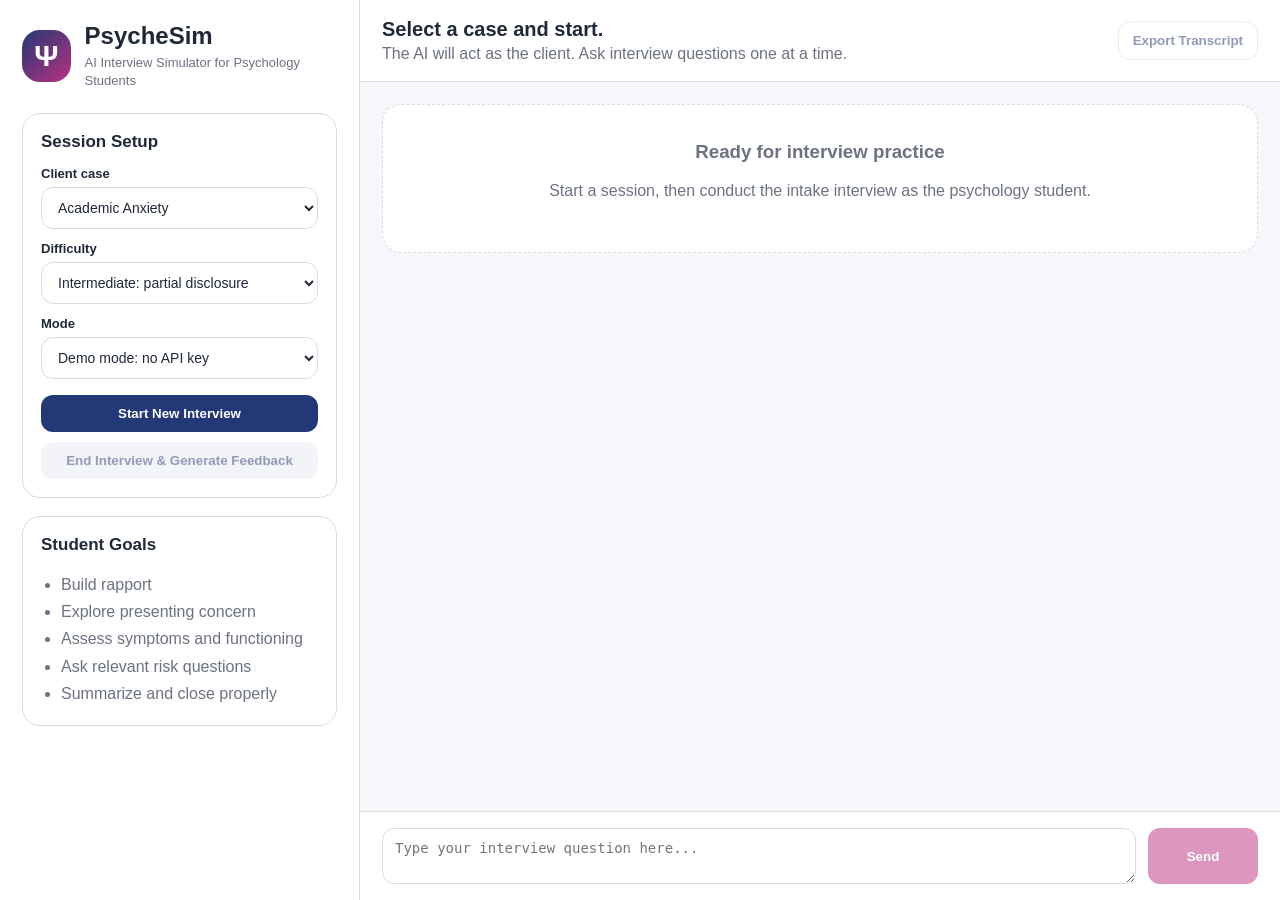
<file: index.html>
<!doctype html>
<html lang="en">
<head>
  <meta charset="UTF-8" />
  <meta name="viewport" content="width=device-width, initial-scale=1.0" />
  <title>PsycheSim AI Interview Simulator</title>
  <link rel="stylesheet" href="styles.css" />
</head>
<body>
  <div class="app-shell">
    <aside class="sidebar">
      <div class="brand">
        <div class="logo">Ψ</div>
        <div>
          <h1>PsycheSim</h1>
          <p>AI Interview Simulator for Psychology Students</p>
        </div>
      </div>

      <section class="panel">
        <h2>Session Setup</h2>
        <label for="caseSelect">Client case</label>
        <select id="caseSelect"></select>

        <label for="difficultySelect">Difficulty</label>
        <select id="difficultySelect">
          <option value="beginner">Beginner: direct answers</option>
          <option value="intermediate" selected>Intermediate: partial disclosure</option>
          <option value="advanced">Advanced: guarded or avoidant</option>
        </select>

        <label for="modeSelect">Mode</label>
        <select id="modeSelect">
          <option value="demo" selected>Demo mode: no API key</option>
          <option value="openai">AI mode: OpenAI API key</option>
        </select>

        <div id="apiKeyBox" class="api-key-box hidden">
          <label for="apiKey">OpenAI API key</label>
          <input id="apiKey" type="password" placeholder="sk-..." autocomplete="off" />
          <small>For local testing only. Do not publish keys in GitHub.</small>
        </div>

        <button id="startBtn" class="primary">Start New Interview</button>
        <button id="endBtn" class="secondary" disabled>End Interview & Generate Feedback</button>
      </section>

      <section class="panel compact">
        <h2>Student Goals</h2>
        <ul>
          <li>Build rapport</li>
          <li>Explore presenting concern</li>
          <li>Assess symptoms and functioning</li>
          <li>Ask relevant risk questions</li>
          <li>Summarize and close properly</li>
        </ul>
      </section>
    </aside>

    <main class="main">
      <header class="session-header">
        <div>
          <h2 id="sessionTitle">Select a case and start.</h2>
          <p id="sessionMeta">The AI will act as the client. Ask interview questions one at a time.</p>
        </div>
        <button id="exportBtn" class="ghost" disabled>Export Transcript</button>
      </header>

      <section id="chatWindow" class="chat-window">
        <div class="empty-state">
          <h3>Ready for interview practice</h3>
          <p>Start a session, then conduct the intake interview as the psychology student.</p>
        </div>
      </section>

      <form id="chatForm" class="chat-form">
        <textarea id="studentInput" placeholder="Type your interview question here..." rows="2" disabled></textarea>
        <button id="sendBtn" type="submit" disabled>Send</button>
      </form>
    </main>
  </div>

  <dialog id="feedbackDialog">
    <div class="dialog-header">
      <h2>Interview Feedback</h2>
      <button id="closeFeedback" class="ghost">Close</button>
    </div>
    <div id="feedbackContent" class="feedback-content"></div>
  </dialog>

  <script src="cases.js"></script>
  <script src="app.js"></script>
</body>
</html>
</file>
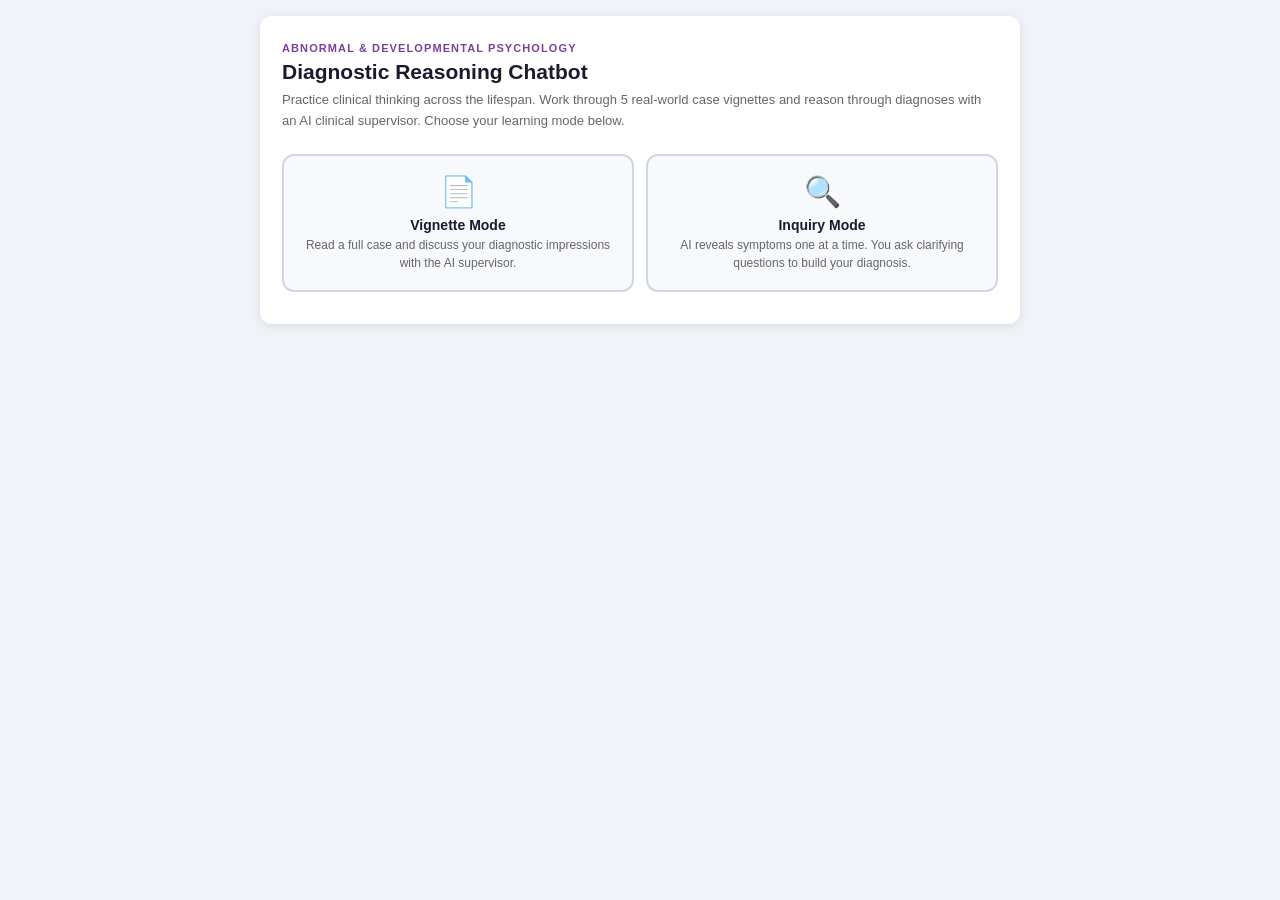
<file: abnormal_dev_diagnostic.html>
<!DOCTYPE html>
<html lang="en">
<head>
<meta charset="UTF-8"/>
<meta name="viewport" content="width=device-width,initial-scale=1.0"/>
<title>Diagnostic Reasoning — Abnormal & Developmental Psychology</title>
<style>
*{box-sizing:border-box;margin:0;padding:0}
body{font-family:Arial,Helvetica,sans-serif;background:#f0f4f8;color:#1a1a2e;padding:16px}
.wrap{max-width:760px;margin:0 auto}
.screen{display:none}.screen.active{display:block}

/* Home */
.card{background:#fff;border-radius:12px;padding:26px 22px;box-shadow:0 2px 12px rgba(0,0,0,.1);margin-bottom:14px}
.eyebrow{font-size:11px;font-weight:700;letter-spacing:.1em;text-transform:uppercase;color:#7B3FA0;margin-bottom:6px}
h1{font-size:21px;font-weight:700;color:#1a1a2e;margin-bottom:6px}
.sub{font-size:13px;color:#666;line-height:1.6;margin-bottom:22px}

/* Mode grid */
.mode-grid{display:grid;grid-template-columns:1fr 1fr;gap:12px;margin-bottom:6px}
.mode-card{border:2px solid #d0d7e0;border-radius:12px;padding:18px;cursor:pointer;transition:border-color .2s,background .2s;background:#f7f9fc;text-align:center}
.mode-card:hover{border-color:#7B3FA0;background:#F5EEFF}
.mode-icon{font-size:30px;margin-bottom:8px}
.mode-title{font-size:14px;font-weight:700;color:#1a1a2e;margin-bottom:3px}
.mode-desc{font-size:12px;color:#666;line-height:1.5}

/* Case selector */
.cases-grid{display:grid;grid-template-columns:1fr 1fr;gap:10px}
.case-btn{border:2px solid #d0d7e0;border-radius:10px;padding:14px;cursor:pointer;background:#f7f9fc;text-align:left;transition:border-color .2s,background .2s}
.case-btn:hover{border-color:#7B3FA0;background:#F5EEFF}
.case-age{font-size:11px;font-weight:700;text-transform:uppercase;letter-spacing:.07em;color:#7B3FA0;margin-bottom:3px}
.case-name{font-size:14px;font-weight:700;color:#1a1a2e;margin-bottom:2px}
.case-hint{font-size:12px;color:#888}
.case-btn.done{border-color:#0F6E56;background:#E1F5EE}
.case-btn.done .case-age{color:#0F6E56}

/* Chat */
.chat-wrap{background:#fff;border-radius:12px;box-shadow:0 2px 12px rgba(0,0,0,.1);overflow:hidden}
.chat-header{background:#7B3FA0;color:#fff;padding:14px 18px;display:flex;align-items:center;gap:12px}
.hdr-avatar{width:40px;height:40px;border-radius:50%;background:rgba(255,255,255,.2);display:flex;align-items:center;justify-content:center;font-size:18px;flex-shrink:0}
.hdr-info{flex:1}
.hdr-name{font-size:14px;font-weight:700}
.hdr-sub{font-size:11px;opacity:.8}
.hdr-badge{font-size:11px;background:rgba(255,255,255,.2);padding:3px 10px;border-radius:20px;white-space:nowrap}
.prog-bar{height:4px;background:rgba(255,255,255,.25)}
.prog-fill{height:4px;background:#fff;transition:width .4s}

/* Vignette box */
.vignette-box{margin:14px 14px 0;background:#F5EEFF;border:1px solid #d4b3f0;border-radius:10px;padding:14px 16px}
.vig-label{font-size:11px;font-weight:700;text-transform:uppercase;letter-spacing:.07em;color:#7B3FA0;margin-bottom:6px}
.vig-text{font-size:13px;line-height:1.7;color:#1a1a2e}

/* Messages */
.messages{padding:14px;min-height:280px;max-height:380px;overflow-y:auto;display:flex;flex-direction:column;gap:10px;background:#f7f9fc}
.msg{display:flex;gap:9px;align-items:flex-start;max-width:90%}
.msg.ai{align-self:flex-start}
.msg.user{align-self:flex-end;flex-direction:row-reverse}
.msg-av{width:30px;height:30px;border-radius:50%;display:flex;align-items:center;justify-content:center;font-size:13px;flex-shrink:0;margin-top:2px}
.msg.ai .msg-av{background:#7B3FA0;color:#fff}
.msg.user .msg-av{background:#185FA5;color:#fff}
.bubble{padding:9px 13px;border-radius:12px;font-size:14px;line-height:1.6;color:#1a1a2e;white-space:pre-wrap}
.msg.ai .bubble{background:#fff;border:1px solid #d0d7e0;border-top-left-radius:2px}
.msg.user .bubble{background:#185FA5;color:#fff;border-top-right-radius:2px}
.bubble.typing{color:#999;font-style:italic}
.bubble.hint{background:#FFF8E1;border:1px solid #FFE082;color:#5D4037;font-size:13px;border-top-left-radius:2px}

/* Input */
.input-area{padding:12px 14px;background:#fff;border-top:1px solid #e8e0f0;display:flex;gap:8px;align-items:flex-end}
textarea{flex:1;border:1.5px solid #d0d7e0;border-radius:8px;padding:9px 11px;font-size:14px;font-family:Arial,sans-serif;resize:none;outline:none;line-height:1.5;color:#1a1a2e;background:#f7f9fc;min-height:42px;max-height:110px}
textarea:focus{border-color:#7B3FA0;background:#fff}
textarea:disabled{opacity:.5;cursor:not-allowed}
.send-btn{padding:9px 16px;background:#7B3FA0;color:#fff;border:none;border-radius:8px;font-size:13px;font-weight:700;cursor:pointer;white-space:nowrap;transition:background .15s;flex-shrink:0}
.send-btn:hover:not(:disabled){background:#5C2D7A}
.send-btn:disabled{background:#b0bec5;cursor:default}
.action-bar{padding:10px 14px;background:#fff;border-top:1px solid #e8e0f0;display:flex;gap:8px;flex-wrap:wrap}
.btn{padding:8px 16px;border-radius:8px;font-size:13px;font-weight:700;cursor:pointer;border:none;transition:background .15s}
.btn-purple{background:#7B3FA0;color:#fff}.btn-purple:hover{background:#5C2D7A}
.btn-gray{background:#e8e0f0;color:#444}.btn-gray:hover{background:#d4c8e8}
.btn-green{background:#0F6E56;color:#fff}.btn-green:hover{background:#085041}

/* Summary */
.summary-card{background:#fff;border-radius:12px;padding:24px 20px;box-shadow:0 2px 12px rgba(0,0,0,.1);text-align:center}
.sum-icon{font-size:44px;margin-bottom:10px}
.sum-title{font-size:19px;font-weight:700;color:#1a1a2e;margin-bottom:6px}
.sum-sub{font-size:13px;color:#666;margin-bottom:20px;line-height:1.6}
.sum-box{background:#f7f9fc;border:1px solid #d0d7e0;border-radius:10px;padding:14px 16px;margin-bottom:16px;text-align:left;font-size:13px;line-height:1.7;color:#1a1a2e}
.sum-box h3{font-size:11px;font-weight:700;text-transform:uppercase;letter-spacing:.08em;color:#7B3FA0;margin-bottom:8px}
.case-progress{display:flex;gap:8px;flex-wrap:wrap;justify-content:center;margin-bottom:20px}
.cp-dot{width:36px;height:36px;border-radius:50%;display:flex;align-items:center;justify-content:center;font-size:16px;border:2px solid #d0d7e0;background:#f7f9fc}
.cp-dot.done{background:#E1F5EE;border-color:#0F6E56}

@media(max-width:500px){
  .mode-grid,.cases-grid{grid-template-columns:1fr}
  body{padding:10px}
  .messages{max-height:320px}
  h1{font-size:18px}
}
</style>
</head>
<body>
<div class="wrap">

<!-- SCREEN: Home -->
<div class="screen active" id="sc-home">
  <div class="card">
    <div class="eyebrow">Abnormal & Developmental Psychology</div>
    <h1>Diagnostic Reasoning Chatbot</h1>
    <p class="sub">Practice clinical thinking across the lifespan. Work through 5 real-world case vignettes and reason through diagnoses with an AI clinical supervisor. Choose your learning mode below.</p>
    <div class="mode-grid">
      <div class="mode-card" onclick="setMode('vignette')">
        <div class="mode-icon">📄</div>
        <div class="mode-title">Vignette Mode</div>
        <div class="mode-desc">Read a full case and discuss your diagnostic impressions with the AI supervisor.</div>
      </div>
      <div class="mode-card" onclick="setMode('inquiry')">
        <div class="mode-icon">🔍</div>
        <div class="mode-title">Inquiry Mode</div>
        <div class="mode-desc">AI reveals symptoms one at a time. You ask clarifying questions to build your diagnosis.</div>
      </div>
    </div>
  </div>
</div>

<!-- SCREEN: Case select -->
<div class="screen" id="sc-cases">
  <div class="card">
    <div class="eyebrow" id="mode-label">Vignette Mode</div>
    <h1>Select a Case</h1>
    <p class="sub" id="cases-sub">Read the case vignette and reason through the diagnosis with the AI clinical supervisor.</p>
    <div class="cases-grid" id="cases-grid"></div>
  </div>
</div>

<!-- SCREEN: Chat -->
<div class="screen" id="sc-chat">
  <div class="chat-wrap">
    <div class="chat-header">
      <div class="hdr-avatar">🧠</div>
      <div class="hdr-info">
        <div class="hdr-name">Dr. Villanueva — Clinical Supervisor</div>
        <div class="hdr-sub" id="chat-case-label">Case 1</div>
      </div>
      <div class="hdr-badge" id="chat-mode-badge">Vignette</div>
    </div>
    <div class="prog-bar"><div class="prog-fill" id="chat-prog" style="width:0%"></div></div>
    <div id="vignette-box"></div>
    <div class="messages" id="messages"></div>
    <div class="input-area">
      <textarea id="user-input" placeholder="Share your diagnostic impression or ask a question..." rows="1" oninput="autoResize(this)" onkeydown="handleKey(event)"></textarea>
      <button class="send-btn" id="send-btn" onclick="sendMsg()">Send</button>
    </div>
    <div class="action-bar">
      <button class="btn btn-gray" onclick="getHint()">💡 Get a hint</button>
      <button class="btn btn-green" onclick="revealDx()">✓ Reveal diagnosis</button>
      <button class="btn btn-gray" onclick="goToCases()">← Back to cases</button>
    </div>
  </div>
</div>

<!-- SCREEN: Case complete -->
<div class="screen" id="sc-done">
  <div class="summary-card">
    <div class="sum-icon">✅</div>
    <div class="sum-title" id="done-title">Case Complete</div>
    <div class="sum-sub" id="done-sub"></div>
    <div class="sum-box">
      <h3>Clinical Supervisor Feedback</h3>
      <div id="done-feedback">Generating feedback...</div>
    </div>
    <div style="display:flex;gap:10px;justify-content:center;flex-wrap:wrap">
      <button class="btn btn-purple" onclick="goToCases()">Try another case</button>
      <button class="btn btn-gray" onclick="restart()">Start over</button>
    </div>
  </div>
</div>

</div>
<script>
var CASES = [
  {
    id:0, name:'Liam, Age 7', age:'Childhood', emoji:'🧒',
    hint:'Early onset, school setting, multiple domains affected.',
    vignette:'Liam is a 7-year-old boy referred by his Grade 1 teacher. He has difficulty staying seated, frequently interrupts classmates, and cannot complete tasks without being redirected multiple times. His mother reports he has always been "on the go" since toddlerhood and has trouble following multi-step instructions at home. He is bright and creative but his grades are slipping. No major medical history. Symptoms are present in both school and home settings.',
    dx:'Attention-Deficit/Hyperactivity Disorder (ADHD), Combined Presentation (DSM-5: 314.01)',
    keyPoints:'Symptoms present before age 12, in two or more settings, causing functional impairment. Combined presentation because both inattentive and hyperactive-impulsive symptoms are prominent.'
  },
  {
    id:1, name:'Sofia, Age 4', age:'Early Childhood', emoji:'👧',
    hint:'Communication and social interaction are key areas to explore.',
    vignette:'Sofia is a 4-year-old girl brought in by her parents who are concerned she is "in her own world." She does not respond to her name consistently, rarely makes eye contact, and has not developed phrase speech — she uses about 10 single words. She becomes very distressed when her daily routine is changed. She lines up her toy cars repetitively and becomes inconsolable if they are moved. She does not engage in pretend play and shows little interest in other children.',
    dx:'Autism Spectrum Disorder (ASD), Level 2 — Requiring Substantial Support (DSM-5: 299.00)',
    keyPoints:'Persistent deficits in social communication, restricted repetitive behaviors, symptoms present in early developmental period, causing significant functional impairment. Severity level based on support needed.'
  },
  {
    id:2, name:'Marco, Age 16', age:'Adolescence', emoji:'🧑',
    hint:'Consider mood, duration, and how adolescent presentations differ from adult ones.',
    vignette:'Marco is a 16-year-old high school student referred by his school guidance counselor. Over the past 6 weeks he has been increasingly withdrawn, skipping lunch with friends, and submitting fewer assignments. His parents note he sleeps 11–12 hours but still feels tired. He has lost 4 kg without dieting. In session, he reports feeling "empty and useless" and says he no longer enjoys basketball, which he used to love. He denies suicidal ideation but says "sometimes I wonder what the point is." No manic episodes. No substance use.',
    dx:'Major Depressive Disorder (MDD), Moderate Severity (DSM-5: 296.22)',
    keyPoints:'Five or more depressive symptoms for at least 2 weeks, including depressed mood and loss of interest (anhedonia). Moderate severity due to functional impairment across school and social domains. Adolescent presentations may include irritability and somatic complaints.'
  },
  {
    id:3, name:'Cora, Age 34', age:'Adulthood', emoji:'👩',
    hint:'Consider the episodic nature, the full range of mood states, and occupational impact.',
    vignette:'Cora is a 34-year-old marketing professional. She presents after a recent episode in which she slept only 2–3 hours per night for 10 days, launched three new business ventures simultaneously, maxed out two credit cards, and told colleagues she had "discovered the secret to success." She was extremely talkative and felt her thoughts were racing. She now feels deeply ashamed, is unable to go to work, and has been sleeping 14 hours a day for the past 2 weeks. Her husband reports this is her third similar cycle in 5 years. No psychotic features. No substance use.',
    dx:'Bipolar I Disorder, Most Recent Episode Depressed (DSM-5: 296.51)',
    keyPoints:'History of at least one manic episode lasting 10 days with decreased need for sleep, grandiosity, impulsivity, and pressured speech — causing marked occupational and financial impairment. Current depressive episode follows the manic phase. Cyclical pattern over 5 years.'
  },
  {
    id:4, name:'Ernesto, Age 71', age:'Late Adulthood', emoji:'👴',
    hint:'Consider age of onset, cognitive trajectory, and how it differs from normal aging.',
    vignette:'Ernesto is a 71-year-old retired teacher brought in by his daughter. Over the past 18 months, she has noticed he repeatedly asks the same questions within minutes, forgets the names of grandchildren he used to be close to, and recently got lost driving to his own church. He left the stove on twice last month. His daughter says his personality has also changed — he was always warm and patient but has become irritable and occasionally suspicious. On the Mini-Mental State Examination he scores 19/30. His physician has ruled out reversible causes (thyroid, B12, medications).',
    dx:'Major Neurocognitive Disorder (Dementia) Due to Alzheimer\'s Disease, Moderate Stage (DSM-5: 331.0)',
    keyPoints:'Significant cognitive decline from a previous level of functioning in multiple domains (memory, orientation, executive function). Gradual onset and progressive decline. Behavioral changes (irritability, suspiciousness) are common in moderate-stage Alzheimer\'s. MMSE of 19 is consistent with moderate impairment.'
  }
];

var mode = 'vignette';
var currentCase = null;
var history = [];
var doneCases = [];

function setMode(m) {
  mode = m;
  document.getElementById('sc-home').classList.remove('active');
  document.getElementById('sc-cases').classList.add('active');
  document.getElementById('mode-label').textContent = m === 'vignette' ? 'Vignette Mode' : 'Inquiry Mode';
  document.getElementById('cases-sub').textContent = m === 'vignette'
    ? 'Read the full case and discuss your diagnostic impressions with the AI clinical supervisor.'
    : 'The AI will reveal symptoms gradually. Ask questions to build your diagnosis.';
  renderCaseGrid();
}

function renderCaseGrid() {
  var g = document.getElementById('cases-grid');
  g.innerHTML = '';
  CASES.forEach(function(c) {
    var btn = document.createElement('div');
    btn.className = 'case-btn' + (doneCases.indexOf(c.id) >= 0 ? ' done' : '');
    btn.innerHTML = '<div class="case-age">' + c.emoji + ' ' + c.age + '</div>'
      + '<div class="case-name">' + c.name + '</div>'
      + '<div class="case-hint">' + (doneCases.indexOf(c.id) >= 0 ? '✓ Completed' : 'Click to begin') + '</div>';
    btn.onclick = function(){ startCase(c.id); };
    g.appendChild(btn);
  });
}

function startCase(id) {
  currentCase = CASES[id];
  history = [];
  document.getElementById('sc-cases').classList.remove('active');
  document.getElementById('sc-chat').classList.add('active');
  document.getElementById('messages').innerHTML = '';
  document.getElementById('chat-case-label').textContent = currentCase.name;
  document.getElementById('chat-mode-badge').textContent = mode === 'vignette' ? 'Vignette' : 'Inquiry';
  document.getElementById('chat-prog').style.width = '0%';
  setInput(false);

  if (mode === 'vignette') {
    document.getElementById('vignette-box').innerHTML =
      '<div class="vignette-box"><div class="vig-label">📋 Case Vignette — ' + currentCase.name + '</div>'
      + '<div class="vig-text">' + currentCase.vignette + '</div></div>';
    var opener = 'Good morning. I\'m Dr. Villanueva, your clinical supervisor. Please take a moment to review the case of ' + currentCase.name + '. When you\'re ready, share your initial diagnostic impression — what stands out to you, what diagnosis are you considering, and what DSM-5 criteria support your thinking?';
    addMsg('ai', opener);
    history.push({role:'assistant', content: opener});
    setInput(true);
  } else {
    document.getElementById('vignette-box').innerHTML = '';
    var inquiryOpener = 'Welcome to inquiry mode. You have a new referral — I\'ll give you information one piece at a time as you ask. Let\'s start: your patient is ' + currentCase.name + '. What would you like to know first?';
    addMsg('ai', inquiryOpener);
    history.push({role:'assistant', content: inquiryOpener});
    setInput(true);
  }
}

function getSystemPrompt() {
  var base = 'You are Dr. Villanueva, a warm but rigorous clinical supervisor in a Philippine university psychology training clinic. You are guiding a student through a diagnostic reasoning exercise about ' + currentCase.name + '.';
  if (mode === 'vignette') {
    return base + ' The student has read this case vignette: "' + currentCase.vignette + '". Guide them using Socratic questioning — ask follow-up questions, probe their reasoning, correct misconceptions gently, and reference DSM-5 criteria. The correct diagnosis is ' + currentCase.dx + '. Key teaching points: ' + currentCase.keyPoints + '. Do not reveal the diagnosis unless the student is very close or asks directly. Keep responses to 3–5 sentences. Use Filipino clinical context where relevant.';
  } else {
    return base + ' You are running an inquiry-based exercise. The student must ask you questions to uncover symptoms. Here is all the case information you can draw from: "' + currentCase.vignette + '". Answer only what the student asks — reveal details gradually, one or two pieces at a time. If they ask something not covered, say the information is not available. After 6–8 exchanges, begin nudging them toward a diagnosis. The correct diagnosis is ' + currentCase.dx + '. Key teaching points: ' + currentCase.keyPoints + '. Keep responses to 2–4 sentences. Use Filipino clinical context where relevant.';
  }
}

function sendMsg() {
  var inp = document.getElementById('user-input');
  var txt = inp.value.trim();
  if (!txt) return;
  inp.value = ''; autoResize(inp);
  setInput(false);
  addMsg('user', txt);
  history.push({role:'user', content: txt});
  callAI(function(reply){
    addMsg('ai', reply);
    history.push({role:'assistant', content: reply});
    var pct = Math.min(history.length * 8, 90);
    document.getElementById('chat-prog').style.width = pct + '%';
    setInput(true);
    document.getElementById('user-input').focus();
  });
}

function getHint() {
  setInput(false);
  var hintMsg = '[The student is asking for a hint. Give one gentle Socratic hint about ' + currentCase.hint + ' without revealing the diagnosis. One sentence only.]';
  var msgs = history.concat([{role:'user', content: hintMsg}]);
  addTyping();
  fetchAI(getSystemPrompt(), msgs, function(reply){
    removeTyping();
    var wrap = document.createElement('div');
    wrap.className = 'msg ai';
    wrap.style.maxWidth = '90%';
    var av = document.createElement('div');
    av.className = 'msg-av';
    av.textContent = '💡';
    av.style.background = '#B85C00';
    var bub = document.createElement('div');
    bub.className = 'bubble hint';
    bub.textContent = reply;
    wrap.appendChild(av); wrap.appendChild(bub);
    document.getElementById('messages').appendChild(wrap);
    document.getElementById('messages').scrollTop = 99999;
    setInput(true);
  });
}

function revealDx() {
  setInput(false);
  document.getElementById('chat-prog').style.width = '100%';
  var revMsg = 'Thank you for working through this case. The diagnosis for ' + currentCase.name + ' is: ' + currentCase.dx + '.\n\nKey teaching points: ' + currentCase.keyPoints + '\n\nReflect on how your reasoning compared. What clues did you catch? What did you miss?';
  addMsg('ai', revMsg);
  history.push({role:'assistant', content: revMsg});
  if (doneCases.indexOf(currentCase.id) < 0) doneCases.push(currentCase.id);
  setTimeout(function(){ showDone(); }, 800);
}

function showDone() {
  document.getElementById('sc-chat').classList.remove('active');
  document.getElementById('sc-done').classList.add('active');
  document.getElementById('done-title').textContent = currentCase.name + ' — Case Complete';
  document.getElementById('done-sub').textContent = 'You worked through the case of ' + currentCase.name + ' (' + currentCase.age + '). The diagnosis is: ' + currentCase.dx + '.';
  document.getElementById('done-feedback').textContent = 'Generating feedback...';
  var fbPrompt = 'Based on this diagnostic reasoning session for the case of ' + currentCase.name + ', write a 4–5 sentence clinical supervisor feedback for the student. Cover: (1) quality of their diagnostic reasoning, (2) which DSM-5 criteria they identified well or missed, (3) a developmental psychopathology insight specific to this age group, and (4) one concrete suggestion for improvement. Be warm, constructive, and use Filipino clinical training context. The correct diagnosis was: ' + currentCase.dx + '. Key points: ' + currentCase.keyPoints;
  fetchAI(getSystemPrompt(), history.concat([{role:'user', content: fbPrompt}]), function(fb){
    document.getElementById('done-feedback').textContent = fb;
  });
}

function callAI(cb) {
  addTyping();
  fetchAI(getSystemPrompt(), history, function(reply){
    removeTyping();
    cb(reply);
  });
}

function fetchAI(sys, msgs, cb) {
  fetch('https://api.anthropic.com/v1/messages', {
    method:'POST',
    headers:{'Content-Type':'application/json'},
    body: JSON.stringify({model:'claude-sonnet-4-6', max_tokens:1000, system: sys, messages: msgs})
  }).then(function(r){return r.json();}).then(function(data){
    var txt = (data.content||[]).map(function(b){return b.text||'';}).join('').trim();
    cb(txt);
  }).catch(function(){
    removeTyping();
    addMsg('ai','Connection error. Please try again.');
    setInput(true);
  });
}

function addMsg(type, text) {
  var msgs = document.getElementById('messages');
  var wrap = document.createElement('div');
  wrap.className = 'msg ' + (type==='ai'?'ai':'user');
  var av = document.createElement('div');
  av.className = 'msg-av';
  av.textContent = type==='ai' ? '🧠' : '👤';
  var bub = document.createElement('div');
  bub.className = 'bubble';
  bub.textContent = text;
  wrap.appendChild(av); wrap.appendChild(bub);
  msgs.appendChild(wrap);
  msgs.scrollTop = 99999;
}

function addTyping() {
  var msgs = document.getElementById('messages');
  var wrap = document.createElement('div');
  wrap.className = 'msg ai'; wrap.id = 'typing';
  var av = document.createElement('div'); av.className = 'msg-av'; av.textContent = '🧠';
  var bub = document.createElement('div'); bub.className = 'bubble typing'; bub.textContent = 'Dr. Villanueva is thinking…';
  wrap.appendChild(av); wrap.appendChild(bub);
  msgs.appendChild(wrap); msgs.scrollTop = 99999;
}

function removeTyping() {
  var t = document.getElementById('typing');
  if (t) t.parentNode.removeChild(t);
}

function setInput(on) {
  document.getElementById('user-input').disabled = !on;
  document.getElementById('send-btn').disabled = !on;
}

function handleKey(e) {
  if (e.key==='Enter' && !e.shiftKey){ e.preventDefault(); sendMsg(); }
}

function autoResize(el) {
  el.style.height='auto';
  el.style.height=Math.min(el.scrollHeight,110)+'px';
}

function goToCases() {
  document.getElementById('sc-chat').classList.remove('active');
  document.getElementById('sc-done').classList.remove('active');
  document.getElementById('sc-cases').classList.add('active');
  renderCaseGrid();
}

function restart() {
  doneCases=[]; currentCase=null; history=[];
  document.getElementById('sc-done').classList.remove('active');
  document.getElementById('sc-cases').classList.remove('active');
  document.getElementById('sc-chat').classList.remove('active');
  document.getElementById('sc-home').classList.add('active');
  window.scrollTo(0,0);
}
</script>
</body>
</html>
</file>
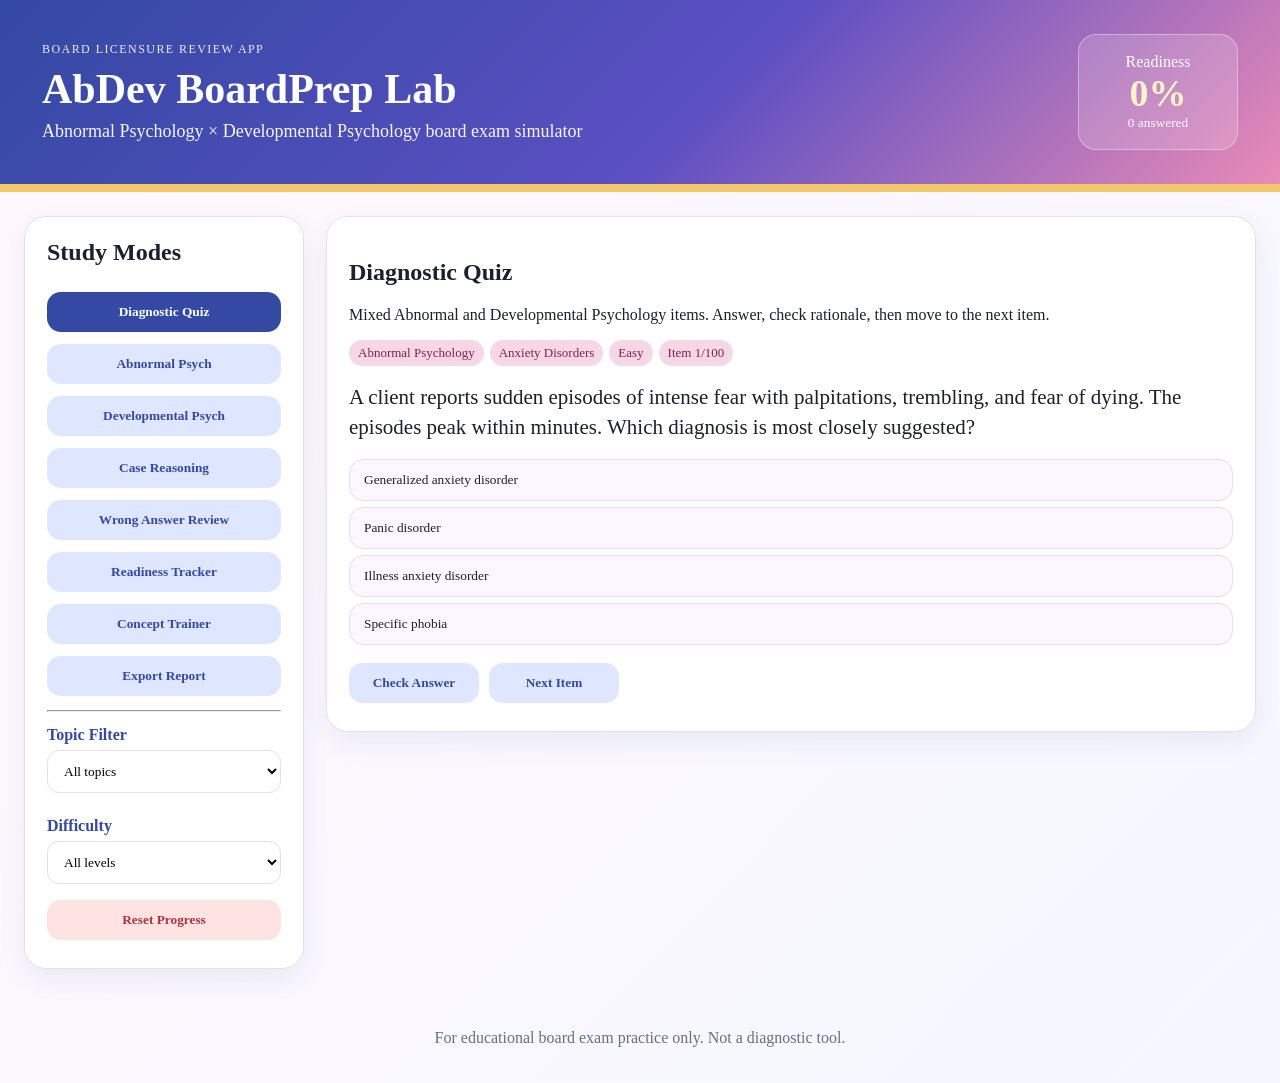
<file: ADPLindex.html>
<!DOCTYPE html>
<html lang="en">
<head>
  <meta charset="UTF-8" />
  <meta name="viewport" content="width=device-width, initial-scale=1.0" />
  <title>AbDev BoardPrep Lab</title>
  <link rel="stylesheet" href="ADPLstyles.css" />
</head>
<body>
  <header class="hero">
    <div>
      <p class="eyebrow">Board Licensure Review App</p>
      <h1>AbDev BoardPrep Lab</h1>
      <p class="subtitle">Abnormal Psychology × Developmental Psychology board exam simulator</p>
    </div>
    <div class="score-card">
      <span>Readiness</span>
      <strong id="readinessScore">0%</strong>
      <small id="answeredCount">0 answered</small>
    </div>
  </header>

  <main class="layout">
    <aside class="panel sidebar">
      <h2>Study Modes</h2>
      <button class="nav active" data-section="diagnostic">Diagnostic Quiz</button>
      <button class="nav" data-section="abnormal">Abnormal Psych</button>
      <button class="nav" data-section="developmental">Developmental Psych</button>
      <button class="nav" data-section="scenario">Case Reasoning</button>
      <button class="nav" data-section="wrong">Wrong Answer Review</button>
      <button class="nav" data-section="tracker">Readiness Tracker</button>
      <button class="nav" data-section="trainer">Concept Trainer</button>
      <button class="nav" data-section="export">Export Report</button>
      <hr />
      <label>Topic Filter</label>
      <select id="topicFilter"><option value="all">All topics</option></select>
      <label>Difficulty</label>
      <select id="difficultyFilter">
        <option value="all">All levels</option>
        <option value="Easy">Easy</option>
        <option value="Moderate">Moderate</option>
        <option value="Difficult">Difficult</option>
      </select>
      <button id="resetProgress" class="danger">Reset Progress</button>
    </aside>

    <section class="content">
      <section id="diagnostic" class="section active">
        <div class="panel">
          <h2>Diagnostic Quiz</h2>
          <p>Mixed Abnormal and Developmental Psychology items. Answer, check rationale, then move to the next item.</p>
          <div id="quizBox" class="quiz-box"></div>
        </div>
      </section>

      <section id="abnormal" class="section">
        <div class="panel">
          <h2>Abnormal Psychology Mode</h2>
          <p>Focuses on DSM-oriented reasoning, symptoms, differential diagnosis, risk, and intervention principles.</p>
          <div id="abnormalBox" class="quiz-box"></div>
        </div>
      </section>

      <section id="developmental" class="section">
        <div class="panel">
          <h2>Developmental Psychology Mode</h2>
          <p>Focuses on lifespan development, theories, milestones, attachment, cognition, morality, and aging.</p>
          <div id="developmentalBox" class="quiz-box"></div>
        </div>
      </section>

      <section id="scenario" class="section">
        <div class="panel">
          <h2>Case Reasoning Lab</h2>
          <p>Read the short case and identify the most defensible board-exam answer.</p>
          <button id="newScenario">Generate Scenario</button>
          <div id="scenarioBox" class="scenario-box"></div>
        </div>
      </section>

      <section id="wrong" class="section">
        <div class="panel">
          <h2>Wrong Answer Review</h2>
          <p>Retake only the items missed during practice.</p>
          <div id="wrongBox"></div>
        </div>
      </section>

      <section id="tracker" class="section">
        <div class="panel">
          <h2>Readiness Tracker</h2>
          <div id="trackerBox" class="tracker-grid"></div>
        </div>
      </section>

      <section id="trainer" class="section">
        <div class="panel">
          <h2>Concept Trainer</h2>
          <div class="trainer-grid">
            <div class="mini-card">
              <h3>Differential Diagnosis Drill</h3>
              <select id="symptomCluster">
                <option value="panic">Abrupt fear, palpitations, shortness of breath</option>
                <option value="ocd">Intrusive thoughts and repetitive rituals</option>
                <option value="mania">Elevated mood, decreased sleep, risky behavior</option>
                <option value="autism">Social communication difficulty and restricted behavior</option>
                <option value="delirium">Acute fluctuating attention disturbance</option>
              </select>
              <button id="diagnosisDrill">Explain</button>
              <p id="diagnosisOutput" class="output"></p>
            </div>
            <div class="mini-card">
              <h3>Developmental Milestone Drill</h3>
              <select id="milestoneCluster">
                <option value="object">Object permanence</option>
                <option value="conservation">Conservation</option>
                <option value="identity">Identity vs role confusion</option>
                <option value="attachment">Secure base behavior</option>
                <option value="integrity">Ego integrity vs despair</option>
              </select>
              <button id="milestoneDrill">Explain</button>
              <p id="milestoneOutput" class="output"></p>
            </div>
          </div>
        </div>
      </section>

      <section id="export" class="section">
        <div class="panel">
          <h2>Export Study Report</h2>
          <p>Copy the report into Canvas, LMS submission, or student portfolio.</p>
          <button id="buildReport">Build Report</button>
          <textarea id="reportText" rows="18"></textarea>
          <button id="copyReport">Copy Report</button>
        </div>
      </section>
    </section>
  </main>

  <footer>
    <p>For educational board exam practice only. Not a diagnostic tool.</p>
  </footer>

  <script src="ADPLdata.js"></script>
  <script src="ADPLapp.js"></script>
</body>
</html>
</file>
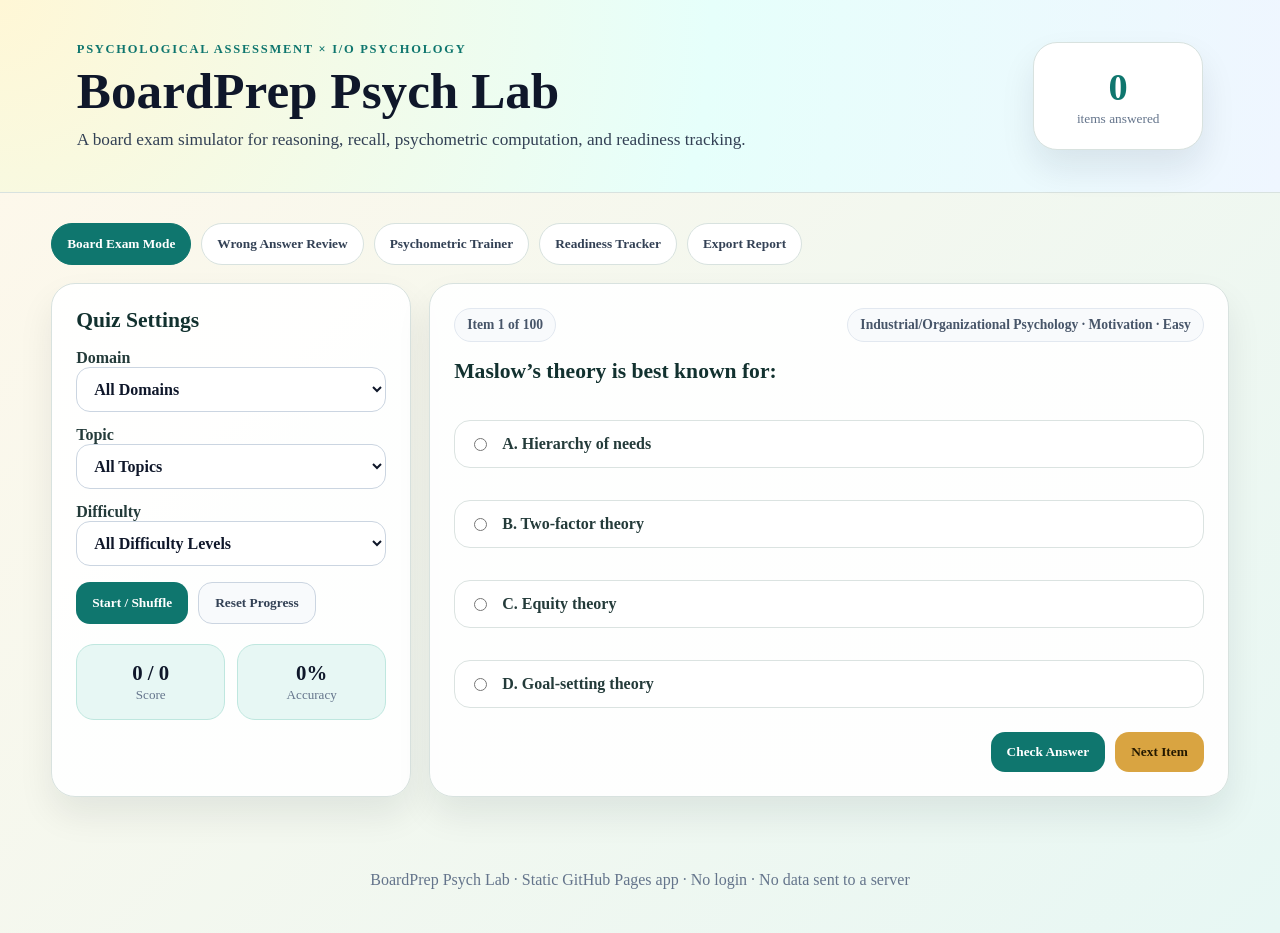
<file: BPPLindex.html>
<!DOCTYPE html>
<html lang="en">
<head>
  <meta charset="UTF-8" />
  <meta name="viewport" content="width=device-width, initial-scale=1.0" />
  <title>BoardPrep Psych Lab</title>
  <link rel="stylesheet" href="BPPLstyles.css" />
</head>
<body>
  <header class="hero">
    <div>
      <p class="eyebrow">Psychological Assessment × I/O Psychology</p>
      <h1>BoardPrep Psych Lab</h1>
      <p class="subtitle">A board exam simulator for reasoning, recall, psychometric computation, and readiness tracking.</p>
    </div>
    <div class="hero-card">
      <span id="totalAnswered">0</span>
      <small>items answered</small>
    </div>
  </header>

  <main class="shell">
    <nav class="tabs" aria-label="App sections">
      <button class="tab active" data-panel="quizPanel">Board Exam Mode</button>
      <button class="tab" data-panel="reviewPanel">Wrong Answer Review</button>
      <button class="tab" data-panel="computePanel">Psychometric Trainer</button>
      <button class="tab" data-panel="trackerPanel">Readiness Tracker</button>
      <button class="tab" data-panel="exportPanel">Export Report</button>
    </nav>

    <section id="quizPanel" class="panel active">
      <div class="grid two">
        <aside class="card controls">
          <h2>Quiz Settings</h2>
          <label>Domain
            <select id="domainFilter">
              <option value="all">All Domains</option>
              <option value="Psychological Assessment">Psychological Assessment</option>
              <option value="Industrial/Organizational Psychology">Industrial/Organizational Psychology</option>
            </select>
          </label>
          <label>Topic
            <select id="topicFilter"><option value="all">All Topics</option></select>
          </label>
          <label>Difficulty
            <select id="difficultyFilter">
              <option value="all">All Difficulty Levels</option>
              <option value="Easy">Easy</option>
              <option value="Moderate">Moderate</option>
              <option value="Hard">Hard</option>
            </select>
          </label>
          <div class="button-row">
            <button id="startQuiz" class="primary">Start / Shuffle</button>
            <button id="resetProgress" class="ghost">Reset Progress</button>
          </div>
          <div class="statbox">
            <div><strong id="scoreText">0 / 0</strong><span>Score</span></div>
            <div><strong id="accuracyText">0%</strong><span>Accuracy</span></div>
          </div>
        </aside>

        <article class="card question-card">
          <div class="meta-row">
            <span id="itemCount">Item 1 of 100</span>
            <span id="itemTag">Topic</span>
          </div>
          <h2 id="questionText">Press Start / Shuffle to begin.</h2>
          <div id="optionsBox" class="options"></div>
          <div id="feedbackBox" class="feedback hidden"></div>
          <div class="button-row end">
            <button id="checkAnswer" class="primary">Check Answer</button>
            <button id="nextItem" class="secondary">Next Item</button>
          </div>
        </article>
      </div>
    </section>

    <section id="reviewPanel" class="panel">
      <div class="card">
        <h2>Wrong Answer Review</h2>
        <p>Items missed during this session appear here. Retake them until cleared.</p>
        <div class="button-row"><button id="loadWrong" class="primary">Load Missed Items</button><button id="clearWrong" class="ghost">Clear Missed List</button></div>
        <div id="wrongList" class="review-list"></div>
      </div>
    </section>

    <section id="computePanel" class="panel">
      <div class="grid two">
        <div class="card">
          <h2>Standard Score Trainer</h2>
          <label>Raw Score <input id="rawScore" type="number" value="42"></label>
          <label>Mean <input id="meanScore" type="number" value="35"></label>
          <label>Standard Deviation <input id="sdScore" type="number" value="7"></label>
          <button id="computeZ" class="primary">Compute z, T, Percentile Approximation</button>
          <div id="zOutput" class="output"></div>
        </div>
        <div class="card">
          <h2>Item Analysis Trainer</h2>
          <label>Correct in Upper Group <input id="upperCorrect" type="number" value="18"></label>
          <label>Upper Group Size <input id="upperN" type="number" value="25"></label>
          <label>Correct in Lower Group <input id="lowerCorrect" type="number" value="8"></label>
          <label>Lower Group Size <input id="lowerN" type="number" value="25"></label>
          <button id="computeItem" class="primary">Compute Difficulty and Discrimination</button>
          <div id="itemOutput" class="output"></div>
        </div>
      </div>
      <div class="card wide-note">
        <h2>Use Rule</h2>
        <p>Use the computations for board-style reasoning. Do not treat these as full psychometric validation. They are practice-level estimates.</p>
      </div>
    </section>

    <section id="trackerPanel" class="panel">
      <div class="card">
        <h2>Readiness Tracker</h2>
        <p>Topic mastery is based on answered items in this browser session.</p>
        <div id="trackerList" class="tracker"></div>
      </div>
    </section>

    <section id="exportPanel" class="panel">
      <div class="card">
        <h2>Export Student Study Report</h2>
        <label>Student Name <input id="studentName" type="text" placeholder="Enter name"></label>
        <label>Section / Class <input id="sectionName" type="text" placeholder="Enter section"></label>
        <button id="generateReport" class="primary">Generate Report</button>
        <textarea id="reportBox" rows="14" placeholder="Generated report will appear here."></textarea>
        <div class="button-row"><button id="copyReport" class="secondary">Copy Report</button><button id="downloadReport" class="ghost">Download .txt</button></div>
      </div>
    </section>
  </main>

  <footer>
    <p>BoardPrep Psych Lab · Static GitHub Pages app · No login · No data sent to a server</p>
  </footer>

  <script src="BPPLdata.js"></script>
  <script src="BPPLapp.js"></script>
</body>
</html>
</file>
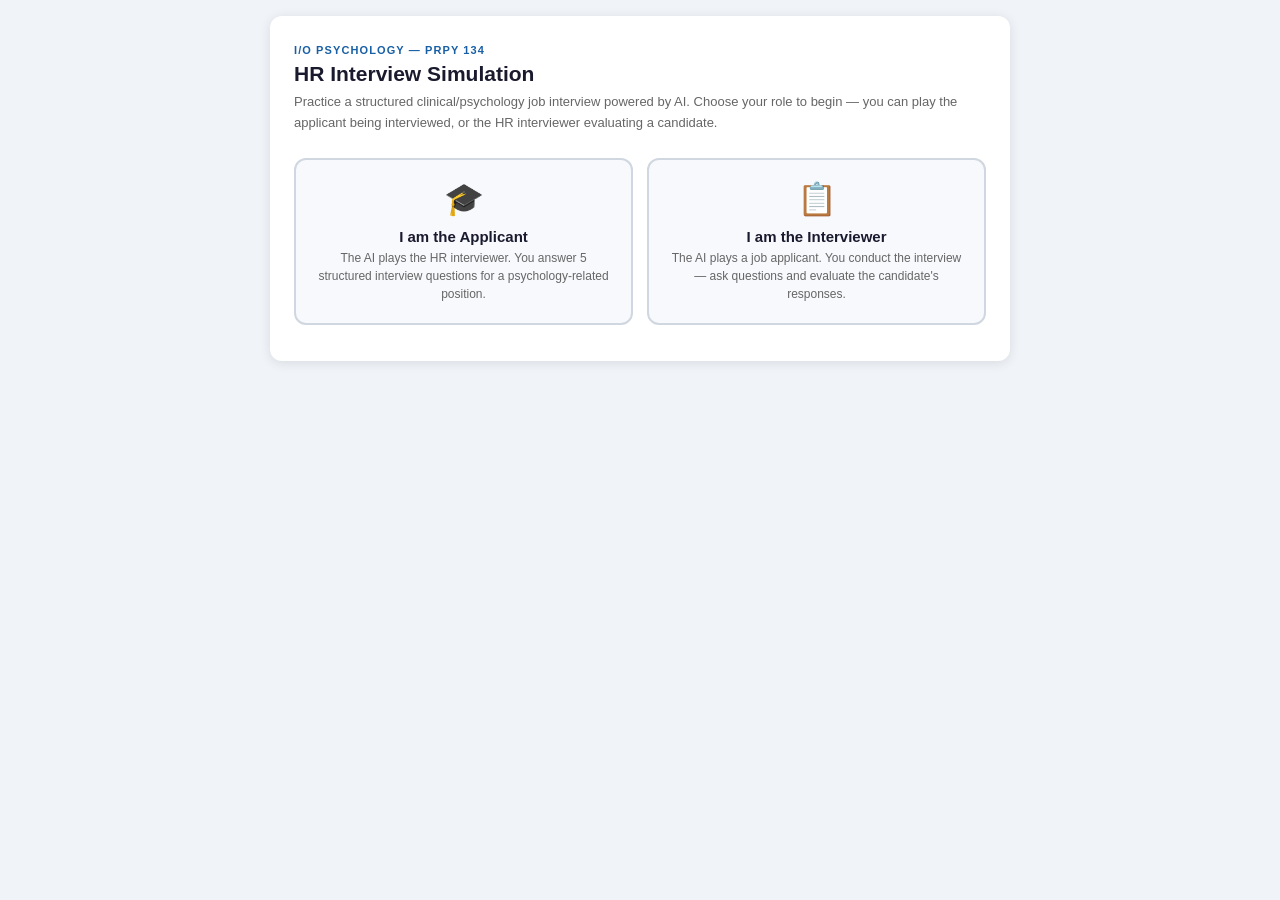
<file: io_interview_sim.html>
<!DOCTYPE html>
<html lang="en">
<head>
<meta charset="UTF-8"/>
<meta name="viewport" content="width=device-width,initial-scale=1.0"/>
<title>HR Interview Simulation — I/O Psychology</title>
<style>
*{box-sizing:border-box;margin:0;padding:0}
body{font-family:Arial,Helvetica,sans-serif;background:#f0f4f8;color:#1a1a2e;padding:16px}
.wrap{max-width:740px;margin:0 auto}

/* Role select screen */
.screen{display:none}
.screen.active{display:block}

/* Hero */
.hero{background:#fff;border-radius:12px;padding:28px 24px;box-shadow:0 2px 12px rgba(0,0,0,.1);margin-bottom:0}
.eyebrow{font-size:11px;font-weight:700;letter-spacing:.1em;text-transform:uppercase;color:#185FA5;margin-bottom:6px}
h1{font-size:21px;font-weight:700;color:#1a1a2e;margin-bottom:6px}
.sub{font-size:13px;color:#666;line-height:1.6;margin-bottom:24px}

/* Role cards */
.role-grid{display:grid;grid-template-columns:1fr 1fr;gap:14px;margin-bottom:8px}
.role-card{border:2px solid #d0d7e0;border-radius:12px;padding:20px;cursor:pointer;transition:border-color .2s,background .2s;background:#f7f9fc;text-align:center}
.role-card:hover{border-color:#185FA5;background:#EBF3FC}
.role-icon{font-size:32px;margin-bottom:10px}
.role-title{font-size:15px;font-weight:700;color:#1a1a2e;margin-bottom:4px}
.role-desc{font-size:12px;color:#666;line-height:1.5}

/* Chat screen */
.chat-wrap{background:#fff;border-radius:12px;box-shadow:0 2px 12px rgba(0,0,0,.1);overflow:hidden}
.chat-header{background:#185FA5;color:#fff;padding:14px 18px;display:flex;align-items:center;gap:12px}
.avatar{width:40px;height:40px;border-radius:50%;background:rgba(255,255,255,.25);display:flex;align-items:center;justify-content:center;font-size:18px;flex-shrink:0}
.header-info{flex:1}
.header-name{font-size:14px;font-weight:700}
.header-role{font-size:11px;opacity:.8}
.header-badge{font-size:11px;background:rgba(255,255,255,.2);padding:3px 10px;border-radius:20px;white-space:nowrap}

/* Progress */
.prog-bar{height:4px;background:rgba(255,255,255,.3)}
.prog-fill{height:4px;background:#fff;transition:width .4s}

/* Messages */
.messages{padding:16px;min-height:320px;max-height:420px;overflow-y:auto;display:flex;flex-direction:column;gap:12px;background:#f7f9fc}
.msg{display:flex;gap:10px;align-items:flex-start;max-width:88%}
.msg.ai{align-self:flex-start}
.msg.user{align-self:flex-end;flex-direction:row-reverse}
.msg-avatar{width:32px;height:32px;border-radius:50%;display:flex;align-items:center;justify-content:center;font-size:14px;flex-shrink:0;margin-top:2px}
.msg.ai .msg-avatar{background:#185FA5;color:#fff}
.msg.user .msg-avatar{background:#0F6E56;color:#fff}
.bubble{padding:10px 14px;border-radius:12px;font-size:14px;line-height:1.6;color:#1a1a2e}
.msg.ai .bubble{background:#fff;border:1px solid #d0d7e0;border-top-left-radius:2px}
.msg.user .bubble{background:#185FA5;color:#fff;border-top-right-radius:2px}
.bubble.typing{color:#888;font-style:italic}

/* Feedback bubble */
.bubble.feedback{background:#EBF3FC;border:1px solid #b3cfe8;color:#0C447C;font-size:13px;border-top-left-radius:2px}
.bubble.feedback .fb-label{font-weight:700;font-size:11px;text-transform:uppercase;letter-spacing:.07em;margin-bottom:4px;color:#185FA5}

/* Input area */
.input-area{padding:12px 16px;background:#fff;border-top:1px solid #e0e0e0;display:flex;gap:10px;align-items:flex-end}
textarea{flex:1;border:1.5px solid #d0d7e0;border-radius:8px;padding:10px 12px;font-size:14px;font-family:Arial,sans-serif;resize:none;outline:none;line-height:1.5;color:#1a1a2e;background:#f7f9fc;min-height:44px;max-height:120px}
textarea:focus{border-color:#185FA5;background:#fff}
textarea:disabled{opacity:.5;cursor:not-allowed}
.send-btn{padding:10px 18px;background:#185FA5;color:#fff;border:none;border-radius:8px;font-size:13px;font-weight:700;cursor:pointer;white-space:nowrap;transition:background .15s;flex-shrink:0}
.send-btn:hover:not(:disabled){background:#0C447C}
.send-btn:disabled{background:#b0bec5;cursor:default}

/* End screen */
.end-card{background:#fff;border-radius:12px;padding:28px 24px;box-shadow:0 2px 12px rgba(0,0,0,.1);text-align:center}
.end-icon{font-size:48px;margin-bottom:12px}
.end-title{font-size:20px;font-weight:700;color:#1a1a2e;margin-bottom:6px}
.end-sub{font-size:14px;color:#666;margin-bottom:24px;line-height:1.6}
.summary-box{background:#f7f9fc;border:1px solid #d0d7e0;border-radius:10px;padding:16px;margin-bottom:20px;text-align:left;font-size:13px;line-height:1.7;color:#1a1a2e}
.summary-box h3{font-size:12px;font-weight:700;text-transform:uppercase;letter-spacing:.08em;color:#185FA5;margin-bottom:10px}
.btn{padding:10px 22px;border-radius:8px;font-size:14px;font-weight:700;cursor:pointer;border:none;transition:background .15s}
.btn-blue{background:#185FA5;color:#fff}
.btn-blue:hover{background:#0C447C}

@media(max-width:500px){
  .role-grid{grid-template-columns:1fr}
  .wrap{padding:0}
  body{padding:10px}
  h1{font-size:18px}
  .messages{max-height:340px}
}
</style>
</head>
<body>
<div class="wrap">

  <!-- Screen 1: Role selection -->
  <div class="screen active" id="screen-role">
    <div class="hero">
      <div class="eyebrow">I/O Psychology — PRPY 134</div>
      <h1>HR Interview Simulation</h1>
      <p class="sub">Practice a structured clinical/psychology job interview powered by AI. Choose your role to begin — you can play the applicant being interviewed, or the HR interviewer evaluating a candidate.</p>
      <div class="role-grid">
        <div class="role-card" onclick="startSim('applicant')">
          <div class="role-icon">🎓</div>
          <div class="role-title">I am the Applicant</div>
          <div class="role-desc">The AI plays the HR interviewer. You answer 5 structured interview questions for a psychology-related position.</div>
        </div>
        <div class="role-card" onclick="startSim('interviewer')">
          <div class="role-icon">📋</div>
          <div class="role-title">I am the Interviewer</div>
          <div class="role-desc">The AI plays a job applicant. You conduct the interview — ask questions and evaluate the candidate's responses.</div>
        </div>
      </div>
    </div>
  </div>

  <!-- Screen 2: Chat simulation -->
  <div class="screen" id="screen-chat">
    <div class="chat-wrap">
      <div class="chat-header">
        <div class="avatar" id="chat-avatar">🏢</div>
        <div class="header-info">
          <div class="header-name" id="chat-name">Interview Session</div>
          <div class="header-role" id="chat-role">Clinical Psychology Position</div>
        </div>
        <div class="header-badge" id="chat-badge">Q 0 / 5</div>
      </div>
      <div class="prog-bar"><div class="prog-fill" id="prog" style="width:0%"></div></div>
      <div class="messages" id="messages"></div>
      <div class="input-area">
        <textarea id="user-input" placeholder="Type your response here..." rows="1" oninput="autoResize(this)" onkeydown="handleKey(event)"></textarea>
        <button class="send-btn" id="send-btn" onclick="sendMessage()">Send</button>
      </div>
    </div>
  </div>

  <!-- Screen 3: End / Summary -->
  <div class="screen" id="screen-end">
    <div class="end-card">
      <div class="end-icon">✅</div>
      <div class="end-title">Simulation Complete</div>
      <div class="end-sub" id="end-sub"></div>
      <div class="summary-box" id="summary-box">
        <h3>AI Performance Summary</h3>
        <div id="summary-text">Generating your summary...</div>
      </div>
      <button class="btn btn-blue" onclick="restart()">Start a new simulation</button>
    </div>
  </div>

</div>
<script>
var role = null;
var qCount = 0;
var maxQ = 5;
var history = [];
var waitingForUser = false;
var summaryRequested = false;

var SYSTEM_APPLICANT = 'You are a professional HR interviewer conducting a structured job interview for the position of Psychological Assessment Specialist at a mental health clinic in the Philippines. The candidate is a psychology graduate. Ask exactly 5 structured interview questions, one at a time. After each candidate response, give brief, professional feedback (2 sentences max) on their answer — note one strength and one area to improve. Then move to the next question. After the 5th question and feedback, say exactly: "INTERVIEW_COMPLETE". Questions should cover: (1) motivation for the role, (2) relevant experience or training, (3) a behavioral/situational question about a difficult client, (4) knowledge of psychological assessment tools, (5) professional ethics. Keep a professional, warm, Filipino workplace tone. Do not number your questions explicitly.';

var SYSTEM_INTERVIEWER = 'You are a job applicant named Maria Santos, applying for a Psychological Assessment Specialist position at a mental health clinic in the Philippines. You are a fresh psychology graduate with some practicum experience. The user is the HR interviewer. Answer their interview questions naturally and realistically — sometimes strong, sometimes needing improvement. After each of your answers, add a brief line starting with [FEEDBACK]: that gives the interviewer 1 coaching tip on how they could improve their interviewing technique (e.g. question clarity, follow-up probes, structure). After the interviewer has asked 5 questions (count them), respond to the 5th question and then say exactly: "INTERVIEW_COMPLETE". Keep a respectful, slightly nervous but eager tone appropriate for a fresh graduate.';

function startSim(r) {
  role = r;
  qCount = 0;
  history = [];
  summaryRequested = false;

  document.getElementById('screen-role').classList.remove('active');
  document.getElementById('screen-chat').classList.add('active');

  if (role === 'applicant') {
    document.getElementById('chat-avatar').textContent = '👩‍💼';
    document.getElementById('chat-name').textContent = 'Ms. Reyes — HR Manager';
    document.getElementById('chat-role').textContent = 'Psychological Assessment Specialist Interview';
  } else {
    document.getElementById('chat-avatar').textContent = '🎓';
    document.getElementById('chat-name').textContent = 'Maria Santos — Applicant';
    document.getElementById('chat-role').textContent = 'You are conducting the interview';
  }

  document.getElementById('messages').innerHTML = '';
  updateProgress();

  if (role === 'applicant') {
    // AI starts first
    setInputState(false);
    var opening = 'Good afternoon! Thank you for coming in today. I\'m Ms. Reyes, HR Manager here at MindBridge Mental Health Clinic. We\'re excited to meet you. Before we begin, please make yourself comfortable. Let\'s start with our first question.';
    addMessage('ai', opening);
    history.push({role:'user', content:'[Start the interview. Ask the first question now.]'});
    history.push({role:'assistant', content: opening});
    setTimeout(function(){ askNext(); }, 800);
  } else {
    // User starts — prompt them
    addMessage('ai', 'Hello! I\'m Maria Santos. Thank you for seeing me today. I\'m really excited about this opportunity at MindBridge Clinic. 😊\n\n[FEEDBACK]: To begin, try opening with a warm welcome and a brief overview of the interview structure — this helps the candidate feel at ease and sets professional expectations.');
    addMessage('system', 'You are the interviewer. Begin by welcoming the applicant and asking your first interview question.');
    setInputState(true);
  }
}

function askNext() {
  if (role !== 'applicant') return;
  setInputState(false);
  callAPI(null, function(reply){
    if (reply.indexOf('INTERVIEW_COMPLETE') !== -1) {
      var clean = reply.replace('INTERVIEW_COMPLETE','').trim();
      if (clean) addMessage('ai', clean);
      setTimeout(endSim, 1200);
    } else {
      qCount++;
      updateProgress();
      addMessage('ai', reply);
      setInputState(true);
      document.getElementById('user-input').focus();
    }
  });
}

function sendMessage() {
  var input = document.getElementById('user-input');
  var text = input.value.trim();
  if (!text) return;
  input.value = '';
  autoResize(input);
  setInputState(false);

  addMessage('user', text);
  history.push({role:'user', content: text});

  if (role === 'applicant') {
    callAPI(text, function(reply){
      if (reply.indexOf('INTERVIEW_COMPLETE') !== -1) {
        var clean = reply.replace('INTERVIEW_COMPLETE','').trim();
        if (clean) addMessage('ai', clean);
        setTimeout(endSim, 1200);
      } else {
        // feedback + next question
        addMessage('ai', reply);
        history.push({role:'assistant', content: reply});
        qCount++;
        updateProgress();
        if (qCount >= maxQ) {
          setTimeout(endSim, 1000);
        } else {
          setInputState(true);
          document.getElementById('user-input').focus();
        }
      }
    });
  } else {
    // Interviewer mode
    callAPI(text, function(reply){
      var fbSplit = reply.split('[FEEDBACK]:');
      var mainReply = fbSplit[0].trim();
      var fbText = fbSplit.length > 1 ? fbSplit[1].trim() : null;

      if (reply.indexOf('INTERVIEW_COMPLETE') !== -1) {
        var clean = mainReply.replace('INTERVIEW_COMPLETE','').trim();
        if (clean) addMessage('ai', clean);
        if (fbText) addFeedback(fbText.replace('INTERVIEW_COMPLETE','').trim());
        setTimeout(endSim, 1200);
      } else {
        addMessage('ai', mainReply);
        if (fbText) addFeedback(fbText);
        history.push({role:'assistant', content: reply});
        qCount++;
        updateProgress();
        setInputState(true);
        document.getElementById('user-input').focus();
      }
    });
  }
}

function callAPI(userText, cb) {
  addTyping();
  var sysPrompt = role === 'applicant' ? SYSTEM_APPLICANT : SYSTEM_INTERVIEWER;
  var msgs = history.slice();
  if (userText) msgs.push({role:'user', content: userText});

  fetch('https://api.anthropic.com/v1/messages', {
    method:'POST',
    headers:{'Content-Type':'application/json'},
    body: JSON.stringify({
      model:'claude-sonnet-4-6',
      max_tokens:1000,
      system: sysPrompt,
      messages: msgs
    })
  }).then(function(r){return r.json();}).then(function(data){
    removeTyping();
    var reply = (data.content||[]).map(function(b){return b.text||'';}).join('').trim();
    history.push({role:'assistant', content: reply});
    cb(reply);
  }).catch(function(){
    removeTyping();
    addMessage('ai','Sorry, I could not connect. Please check your internet and try again.');
    setInputState(true);
  });
}

function endSim() {
  document.getElementById('screen-chat').classList.remove('active');
  document.getElementById('screen-end').classList.add('active');

  var endSub = role === 'applicant'
    ? 'You completed a 5-question structured interview for the Psychological Assessment Specialist position. Review the AI\'s summary of your performance below.'
    : 'You conducted a 5-question interview with Maria Santos. Review the AI\'s coaching feedback on your interviewing technique below.';
  document.getElementById('end-sub').textContent = endSub;

  // Generate summary
  var summaryPrompt = role === 'applicant'
    ? 'Based on this interview transcript, write a brief performance summary for the applicant (5–7 sentences). Cover: overall impression, strongest answer, weakest answer, communication style, and 2 specific suggestions for improvement in future interviews. Be constructive and professional.'
    : 'Based on this interview transcript, write a brief coaching summary for the HR interviewer (5–7 sentences). Cover: overall interview structure, best question asked, weakest question, whether they used behavioral/situational probes effectively, and 2 specific suggestions to improve their interviewing technique. Be constructive and professional.';

  var summaryMsgs = history.concat([{role:'user', content: summaryPrompt}]);
  fetch('https://api.anthropic.com/v1/messages', {
    method:'POST',
    headers:{'Content-Type':'application/json'},
    body: JSON.stringify({model:'claude-sonnet-4-6', max_tokens:1000, messages: summaryMsgs})
  }).then(function(r){return r.json();}).then(function(data){
    var txt = (data.content||[]).map(function(b){return b.text||'';}).join('').trim();
    document.getElementById('summary-text').textContent = txt;
  }).catch(function(){
    document.getElementById('summary-text').textContent = 'Summary unavailable — please check your connection.';
  });
}

function addMessage(type, text) {
  var msgs = document.getElementById('messages');
  var wrap = document.createElement('div');

  if (type === 'system') {
    wrap.style.cssText = 'font-size:12px;color:#888;text-align:center;padding:4px 0;font-style:italic';
    wrap.textContent = text;
    msgs.appendChild(wrap);
    msgs.scrollTop = msgs.scrollHeight;
    return;
  }

  wrap.className = 'msg ' + (type === 'ai' ? 'ai' : 'user');
  var av = document.createElement('div');
  av.className = 'msg-avatar';
  av.textContent = type === 'ai' ? (role === 'applicant' ? '👩‍💼' : '🎓') : '👤';
  var bub = document.createElement('div');
  bub.className = 'bubble';
  bub.style.whiteSpace = 'pre-wrap';
  bub.textContent = text;
  wrap.appendChild(av);
  wrap.appendChild(bub);
  msgs.appendChild(wrap);
  msgs.scrollTop = msgs.scrollHeight;
}

function addFeedback(text) {
  var msgs = document.getElementById('messages');
  var wrap = document.createElement('div');
  wrap.className = 'msg ai';
  var av = document.createElement('div');
  av.className = 'msg-avatar';
  av.textContent = '💡';
  av.style.background = '#185FA5';
  var bub = document.createElement('div');
  bub.className = 'bubble feedback';
  bub.innerHTML = '<div class="fb-label">Interviewer Coaching Tip</div>' + escHtml(text);
  wrap.appendChild(av);
  wrap.appendChild(bub);
  msgs.appendChild(wrap);
  msgs.scrollTop = msgs.scrollHeight;
}

function addTyping() {
  var msgs = document.getElementById('messages');
  var wrap = document.createElement('div');
  wrap.className = 'msg ai';
  wrap.id = 'typing-indicator';
  var av = document.createElement('div');
  av.className = 'msg-avatar';
  av.textContent = role === 'applicant' ? '👩‍💼' : '🎓';
  var bub = document.createElement('div');
  bub.className = 'bubble typing';
  bub.textContent = 'typing…';
  wrap.appendChild(av);
  wrap.appendChild(bub);
  msgs.appendChild(wrap);
  msgs.scrollTop = msgs.scrollHeight;
}

function removeTyping() {
  var t = document.getElementById('typing-indicator');
  if (t) t.parentNode.removeChild(t);
}

function updateProgress() {
  var pct = Math.round((qCount / maxQ) * 100);
  document.getElementById('prog').style.width = pct + '%';
  document.getElementById('chat-badge').textContent = 'Q ' + qCount + ' / ' + maxQ;
}

function setInputState(enabled) {
  document.getElementById('user-input').disabled = !enabled;
  document.getElementById('send-btn').disabled = !enabled;
  waitingForUser = enabled;
}

function handleKey(e) {
  if (e.key === 'Enter' && !e.shiftKey) {
    e.preventDefault();
    sendMessage();
  }
}

function autoResize(el) {
  el.style.height = 'auto';
  el.style.height = Math.min(el.scrollHeight, 120) + 'px';
}

function escHtml(t) {
  return t.replace(/&/g,'&amp;').replace(/</g,'&lt;').replace(/>/g,'&gt;');
}

function restart() {
  role = null; qCount = 0; history = [];
  document.getElementById('screen-end').classList.remove('active');
  document.getElementById('screen-role').classList.add('active');
  window.scrollTo(0,0);
}
</script>
</body>
</html>
</file>
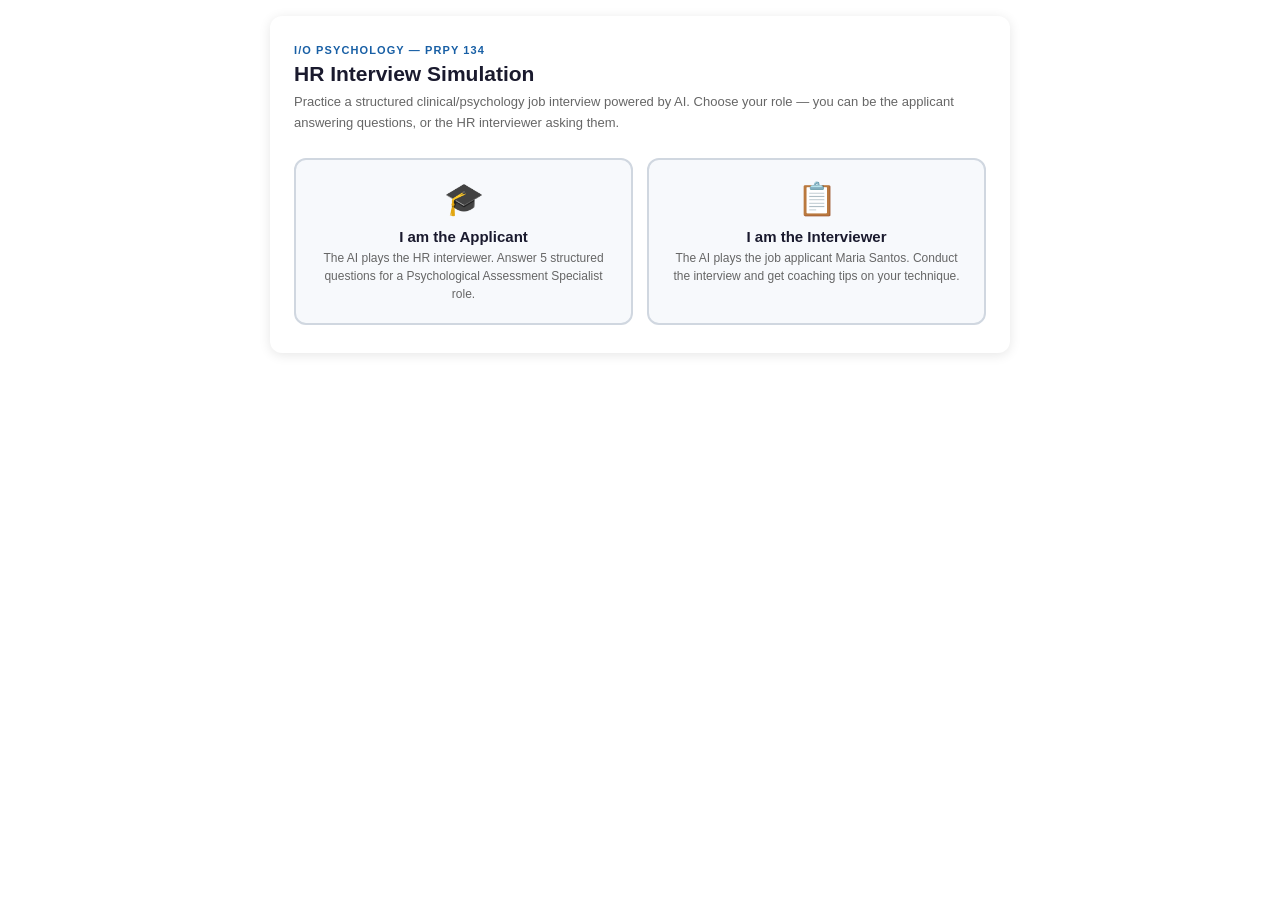
<file: io_interview_sim_2.html>
<!DOCTYPE html>
<html lang="en">
<head>
<meta charset="UTF-8"/>
<meta name="viewport" content="width=device-width,initial-scale=1.0"/>
<title>HR Interview Simulation — I/O Psychology</title>
<style>
*{box-sizing:border-box;margin:0;padding:0}
body{font-family:Arial,Helvetica,sans-serif;background:transparent;color:#1a1a2e;padding:16px}
.wrap{max-width:740px;margin:0 auto}
.screen{display:none}.screen.active{display:block}
.card{background:#fff;border-radius:12px;padding:28px 24px;box-shadow:0 2px 12px rgba(0,0,0,.1)}
.eyebrow{font-size:11px;font-weight:700;letter-spacing:.1em;text-transform:uppercase;color:#185FA5;margin-bottom:6px}
h1{font-size:21px;font-weight:700;color:#1a1a2e;margin-bottom:6px}
.sub{font-size:13px;color:#666;line-height:1.6;margin-bottom:24px}
.role-grid{display:grid;grid-template-columns:1fr 1fr;gap:14px}
.role-card{border:2px solid #d0d7e0;border-radius:12px;padding:20px;cursor:pointer;transition:border-color .2s,background .2s;background:#f7f9fc;text-align:center}
.role-card:hover{border-color:#185FA5;background:#EBF3FC}
.role-icon{font-size:32px;margin-bottom:10px}
.role-title{font-size:15px;font-weight:700;color:#1a1a2e;margin-bottom:4px}
.role-desc{font-size:12px;color:#666;line-height:1.5}
.chat-wrap{background:#fff;border-radius:12px;box-shadow:0 2px 12px rgba(0,0,0,.1);overflow:hidden}
.chat-header{background:#185FA5;color:#fff;padding:14px 18px;display:flex;align-items:center;gap:12px}
.av{width:40px;height:40px;border-radius:50%;background:rgba(255,255,255,.25);display:flex;align-items:center;justify-content:center;font-size:18px;flex-shrink:0}
.hdr-info{flex:1}
.hdr-name{font-size:14px;font-weight:700}
.hdr-sub{font-size:11px;opacity:.8}
.hdr-badge{font-size:11px;background:rgba(255,255,255,.2);padding:3px 10px;border-radius:20px;white-space:nowrap}
.prog-bar{height:4px;background:rgba(255,255,255,.3)}
.prog-fill{height:4px;background:#fff;transition:width .4s}
.messages{padding:16px;min-height:320px;max-height:440px;overflow-y:auto;display:flex;flex-direction:column;gap:12px;background:#f7f9fc}
.msg{display:flex;gap:10px;align-items:flex-start;max-width:88%}
.msg.ai{align-self:flex-start}
.msg.user{align-self:flex-end;flex-direction:row-reverse}
.msg-av{width:32px;height:32px;border-radius:50%;display:flex;align-items:center;justify-content:center;font-size:14px;flex-shrink:0;margin-top:2px}
.msg.ai .msg-av{background:#185FA5;color:#fff}
.msg.user .msg-av{background:#0F6E56;color:#fff}
.bubble{padding:10px 14px;border-radius:12px;font-size:14px;line-height:1.6;white-space:pre-wrap}
.msg.ai .bubble{background:#fff;border:1px solid #d0d7e0;border-top-left-radius:2px;color:#1a1a2e}
.msg.user .bubble{background:#185FA5;color:#fff;border-top-right-radius:2px}
.bubble.typing{color:#888;font-style:italic}
.tip-wrap{display:flex;gap:10px;align-items:flex-start;max-width:88%;align-self:flex-start}
.tip-av{width:32px;height:32px;border-radius:50%;background:#B85C00;display:flex;align-items:center;justify-content:center;font-size:14px;flex-shrink:0;margin-top:2px}
.tip-bubble{padding:10px 14px;border-radius:12px;border-top-left-radius:2px;font-size:13px;line-height:1.6;background:#FFF3E0;border:1px solid #FFCC80;color:#5D4037}
.tip-label{font-size:10px;font-weight:700;text-transform:uppercase;letter-spacing:.07em;color:#B85C00;margin-bottom:4px}
.sys-msg{font-size:12px;color:#888;text-align:center;padding:4px 0;font-style:italic;align-self:center}
.input-area{padding:12px 16px;background:#fff;border-top:1px solid #e0e0e0;display:flex;gap:10px;align-items:flex-end}
textarea{flex:1;border:1.5px solid #d0d7e0;border-radius:8px;padding:10px 12px;font-size:14px;font-family:Arial,sans-serif;resize:none;outline:none;line-height:1.5;color:#1a1a2e;background:#f7f9fc;min-height:44px;max-height:120px}
textarea:focus{border-color:#185FA5;background:#fff}
textarea:disabled{opacity:.5;cursor:not-allowed}
.send-btn{padding:10px 18px;background:#185FA5;color:#fff;border:none;border-radius:8px;font-size:13px;font-weight:700;cursor:pointer;transition:background .15s;flex-shrink:0}
.send-btn:hover:not(:disabled){background:#0C447C}
.send-btn:disabled{background:#b0bec5;cursor:default}
.end-card{background:#fff;border-radius:12px;padding:28px 24px;box-shadow:0 2px 12px rgba(0,0,0,.1);text-align:center}
.end-icon{font-size:48px;margin-bottom:12px}
.end-title{font-size:20px;font-weight:700;color:#1a1a2e;margin-bottom:6px}
.end-sub{font-size:14px;color:#666;margin-bottom:24px;line-height:1.6}
.sum-box{background:#f7f9fc;border:1px solid #d0d7e0;border-radius:10px;padding:16px;margin-bottom:20px;text-align:left;font-size:13px;line-height:1.7;color:#1a1a2e}
.sum-box h3{font-size:11px;font-weight:700;text-transform:uppercase;letter-spacing:.08em;color:#185FA5;margin-bottom:10px}
.btn{padding:10px 22px;border-radius:8px;font-size:14px;font-weight:700;cursor:pointer;border:none;transition:background .15s}
.btn-blue{background:#185FA5;color:#fff}.btn-blue:hover{background:#0C447C}
@media(max-width:500px){
  .role-grid{grid-template-columns:1fr}
  body{padding:10px}
  h1{font-size:18px}
  .messages{max-height:360px}
}
</style>
</head>
<body>
<div class="wrap">

<!-- Role select -->
<div class="screen active" id="sc-role">
  <div class="card">
    <div class="eyebrow">I/O Psychology — PRPY 134</div>
    <h1>HR Interview Simulation</h1>
    <p class="sub">Practice a structured clinical/psychology job interview powered by AI. Choose your role — you can be the applicant answering questions, or the HR interviewer asking them.</p>
    <div class="role-grid">
      <div class="role-card" onclick="startSim('applicant')">
        <div class="role-icon">🎓</div>
        <div class="role-title">I am the Applicant</div>
        <div class="role-desc">The AI plays the HR interviewer. Answer 5 structured questions for a Psychological Assessment Specialist role.</div>
      </div>
      <div class="role-card" onclick="startSim('interviewer')">
        <div class="role-icon">📋</div>
        <div class="role-title">I am the Interviewer</div>
        <div class="role-desc">The AI plays the job applicant Maria Santos. Conduct the interview and get coaching tips on your technique.</div>
      </div>
    </div>
  </div>
</div>

<!-- Chat -->
<div class="screen" id="sc-chat">
  <div class="chat-wrap">
    <div class="chat-header">
      <div class="av" id="hdr-av">🏢</div>
      <div class="hdr-info">
        <div class="hdr-name" id="hdr-name">Interview Session</div>
        <div class="hdr-sub" id="hdr-sub">Psychological Assessment Specialist</div>
      </div>
      <div class="hdr-badge" id="hdr-badge">Q 0 / 5</div>
    </div>
    <div class="prog-bar"><div class="prog-fill" id="prog" style="width:0%"></div></div>
    <div class="messages" id="messages"></div>
    <div class="input-area">
      <textarea id="user-input" placeholder="Type your response here..." rows="1"
        oninput="autoResize(this)" onkeydown="handleKey(event)"></textarea>
      <button class="send-btn" id="send-btn" onclick="sendMsg()">Send</button>
    </div>
  </div>
</div>

<!-- End -->
<div class="screen" id="sc-end">
  <div class="end-card">
    <div class="end-icon">✅</div>
    <div class="end-title">Simulation Complete</div>
    <div class="end-sub" id="end-sub"></div>
    <div class="sum-box">
      <h3>AI Performance Summary</h3>
      <div id="sum-text">Generating your summary...</div>
    </div>
    <button class="btn btn-blue" onclick="restart()">Start a new simulation</button>
  </div>
</div>

</div>
<script>
var role = null;
var qCount = 0;
var maxQ = 5;
var chatHistory = []; // [{role, content}] — pure conversation, no duplication

var SYS_APPLICANT = 'You are Mr. Segovia, a professional HR Manager conducting a structured job interview at MindBridge Mental Health Clinic in the Philippines. The position is Psychological Assessment Specialist. The candidate is a psychology graduate.\n\nConduct exactly 5 interview questions, one at a time. After EACH candidate response, give brief professional feedback in 2 sentences (one strength, one improvement). Then ask the next question.\n\nCover these topics in order: (1) motivation for the role, (2) relevant training or experience, (3) behavioral situation involving a difficult client, (4) knowledge of psychological assessment tools used in the Philippines, (5) professional ethics and confidentiality.\n\nAfter giving feedback on the 5th answer, end with the word INTERVIEW_COMPLETE on its own line.\n\nKeep a warm, professional tone. Do not number your questions. Do not ask more than one question at a time.';

var SYS_INTERVIEWER = 'You are Maria Santos, a fresh psychology graduate applying for a Psychological Assessment Specialist position at MindBridge Mental Health Clinic in the Philippines. You have practicum experience.\n\nThe user is the HR interviewer. Respond to their questions naturally and realistically — give answers that are sometimes strong, sometimes underdeveloped, like a real fresh graduate.\n\nAfter EACH of your answers, add a coaching tip for the interviewer on a new line starting with exactly "COACHING TIP:" (in that exact format). The tip should be 1 sentence about how they could improve their interviewing technique (e.g. use of probing questions, structure, behavioral question format, active listening cues).\n\nCount the interviewer\'s questions. After you have answered exactly 5 questions, respond to the 5th and then write INTERVIEW_COMPLETE on its own line after your coaching tip.\n\nKeep a warm, slightly nervous but eager tone appropriate for a fresh graduate.';

function startSim(r) {
  role = r;
  qCount = 0;
  chatHistory = [];

  document.getElementById('sc-role').classList.remove('active');
  document.getElementById('sc-chat').classList.add('active');
  document.getElementById('messages').innerHTML = '';
  updateProgress();

  if (role === 'applicant') {
    document.getElementById('hdr-av').textContent = '👩‍💼';
    document.getElementById('hdr-name').textContent = 'Mr. Segovia — HR Manager';
    document.getElementById('hdr-sub').textContent = 'Psychological Assessment Specialist Interview';
    setInput(false);
    // AI speaks first
    var seed = 'Good afternoon! Thank you for coming in. I\'m Mr. Segovia, HR Manager at MindBridge Mental Health Clinic. We\'re glad you\'re here. Please make yourself comfortable — let\'s begin with our first question.\n\nCan you tell me why you are applying for the Psychological Assessment Specialist position, and what draws you to clinical psychology work?';
    addBubble('ai', seed);
    chatHistory.push({role:'assistant', content: seed});
    qCount = 1;
    updateProgress();
    setInput(true);
  } else {
    document.getElementById('hdr-av').textContent = '🎓';
    document.getElementById('hdr-name').textContent = 'Maria Santos — Applicant';
    document.getElementById('hdr-sub').textContent = 'You are conducting the interview';
    // AI (applicant) speaks first with intro
    setInput(false);
    var intro = 'Good afternoon! I\'m Maria Santos. Thank you so much for having me today — I\'m really excited about this opportunity at MindBridge Clinic.\n\nCOACHING TIP: Start by introducing yourself and the clinic, then briefly outline how the interview will be structured — this immediately sets a professional tone and helps the candidate feel at ease.';
    renderInterviewerMsg(intro);
    chatHistory.push({role:'assistant', content: intro});
    addSysMsg('You are the interviewer. Ask Maria your first interview question.');
    setInput(true);
  }
}

function sendMsg() {
  var inp = document.getElementById('user-input');
  var txt = inp.value.trim();
  if (!txt) return;
  inp.value = ''; autoResize(inp);
  setInput(false);

  addBubble('user', txt);
  chatHistory.push({role:'user', content: txt});

  callAI(function(reply) {
    chatHistory.push({role:'assistant', content: reply});

    var isDone = reply.indexOf('INTERVIEW_COMPLETE') !== -1;
    var cleanReply = reply.replace('INTERVIEW_COMPLETE', '').trim();

    if (role === 'applicant') {
      addBubble('ai', cleanReply);
      qCount++;
      updateProgress();
      if (isDone || qCount > maxQ) {
        setTimeout(endSim, 1000);
      } else {
        setInput(true);
        document.getElementById('user-input').focus();
      }
    } else {
      renderInterviewerMsg(cleanReply);
      qCount++;
      updateProgress();
      if (isDone || qCount > maxQ) {
        setTimeout(endSim, 1000);
      } else {
        setInput(true);
        document.getElementById('user-input').focus();
      }
    }
  });
}

function renderInterviewerMsg(text) {
  // Split on COACHING TIP:
  var parts = text.split(/COACHING TIP:/i);
  var mainText = parts[0].trim();
  var tipText = parts.length > 1 ? parts[1].trim() : null;

  if (mainText) addBubble('ai', mainText);
  if (tipText) addCoachingTip(tipText);
}

function callAI(cb) {
  addTyping();
  var sys = role === 'applicant' ? SYS_APPLICANT : SYS_INTERVIEWER;
  fetch('https://api.anthropic.com/v1/messages', {
    method: 'POST',
    headers: {'Content-Type': 'application/json'},
    body: JSON.stringify({
      model: 'claude-sonnet-4-6',
      max_tokens: 1000,
      system: sys,
      messages: chatHistory
    })
  })
  .then(function(r){ return r.json(); })
  .then(function(data){
    removeTyping();
    var reply = (data.content || []).map(function(b){ return b.text || ''; }).join('').trim();
    if (!reply) reply = 'I apologize, could you repeat that?';
    cb(reply);
  })
  .catch(function(){
    removeTyping();
    addBubble('ai', 'Connection issue — please check your internet and try again.');
    setInput(true);
  });
}

function addBubble(type, text) {
  var msgs = document.getElementById('messages');
  var wrap = document.createElement('div');
  wrap.className = 'msg ' + (type === 'ai' ? 'ai' : 'user');
  var av = document.createElement('div');
  av.className = 'msg-av';
  av.textContent = type === 'ai'
    ? (role === 'applicant' ? '👩‍💼' : '🎓')
    : '👤';
  var bub = document.createElement('div');
  bub.className = 'bubble';
  bub.textContent = text;
  wrap.appendChild(av);
  wrap.appendChild(bub);
  msgs.appendChild(wrap);
  msgs.scrollTop = 99999;
}

function addCoachingTip(text) {
  var msgs = document.getElementById('messages');
  var wrap = document.createElement('div');
  wrap.className = 'tip-wrap';
  var av = document.createElement('div');
  av.className = 'tip-av';
  av.textContent = '💡';
  var bub = document.createElement('div');
  bub.className = 'tip-bubble';
  bub.innerHTML = '<div class="tip-label">Interviewer Coaching Tip</div>' + escHtml(text);
  wrap.appendChild(av);
  wrap.appendChild(bub);
  msgs.appendChild(wrap);
  msgs.scrollTop = 99999;
}

function addSysMsg(text) {
  var msgs = document.getElementById('messages');
  var div = document.createElement('div');
  div.className = 'sys-msg';
  div.textContent = text;
  msgs.appendChild(div);
  msgs.scrollTop = 99999;
}

function addTyping() {
  var msgs = document.getElementById('messages');
  var wrap = document.createElement('div');
  wrap.className = 'msg ai'; wrap.id = 'typing';
  var av = document.createElement('div'); av.className = 'msg-av';
  av.textContent = role === 'applicant' ? '👩‍💼' : '🎓';
  var bub = document.createElement('div'); bub.className = 'bubble typing';
  bub.textContent = 'typing…';
  wrap.appendChild(av); wrap.appendChild(bub);
  msgs.appendChild(wrap); msgs.scrollTop = 99999;
}

function removeTyping() {
  var t = document.getElementById('typing');
  if (t) t.parentNode.removeChild(t);
}

function updateProgress() {
  var pct = Math.round((qCount / maxQ) * 100);
  document.getElementById('prog').style.width = Math.min(pct, 100) + '%';
  document.getElementById('hdr-badge').textContent = 'Q ' + Math.min(qCount, maxQ) + ' / ' + maxQ;
}

function setInput(on) {
  document.getElementById('user-input').disabled = !on;
  document.getElementById('send-btn').disabled = !on;
}

function handleKey(e) {
  if (e.key === 'Enter' && !e.shiftKey) { e.preventDefault(); sendMsg(); }
}

function autoResize(el) {
  el.style.height = 'auto';
  el.style.height = Math.min(el.scrollHeight, 120) + 'px';
}

function escHtml(t) {
  return t.replace(/&/g,'&amp;').replace(/</g,'&lt;').replace(/>/g,'&gt;');
}

function endSim() {
  document.getElementById('sc-chat').classList.remove('active');
  document.getElementById('sc-end').classList.add('active');

  document.getElementById('end-sub').textContent = role === 'applicant'
    ? 'You completed a 5-question structured interview for the Psychological Assessment Specialist position. See your AI performance summary below.'
    : 'You conducted a 5-question interview with Maria Santos. See your AI coaching summary below.';

  var sumPrompt = role === 'applicant'
    ? 'Based on this interview transcript, write a 5–6 sentence performance summary for the applicant. Cover: overall impression, strongest answer, weakest answer, communication style, and 2 specific suggestions for future interviews. Be constructive and professional. Use Filipino clinical context.'
    : 'Based on this interview transcript, write a 5–6 sentence coaching summary for the HR interviewer. Cover: overall interview structure, best question asked, weakest question, use of behavioral/situational probes, and 2 specific suggestions to improve technique. Be constructive and professional.';

  fetch('https://api.anthropic.com/v1/messages', {
    method: 'POST',
    headers: {'Content-Type': 'application/json'},
    body: JSON.stringify({
      model: 'claude-sonnet-4-6',
      max_tokens: 1000,
      messages: chatHistory.concat([{role:'user', content: sumPrompt}])
    })
  })
  .then(function(r){ return r.json(); })
  .then(function(data){
    var txt = (data.content||[]).map(function(b){ return b.text||''; }).join('').trim();
    document.getElementById('sum-text').textContent = txt;
  })
  .catch(function(){
    document.getElementById('sum-text').textContent = 'Summary unavailable — please check your connection.';
  });
}

function restart() {
  role = null; qCount = 0; chatHistory = [];
  document.getElementById('sc-end').classList.remove('active');
  document.getElementById('sc-chat').classList.remove('active');
  document.getElementById('sc-role').classList.add('active');
  window.scrollTo(0,0);
}
</script>
</body>
</html>
</file>
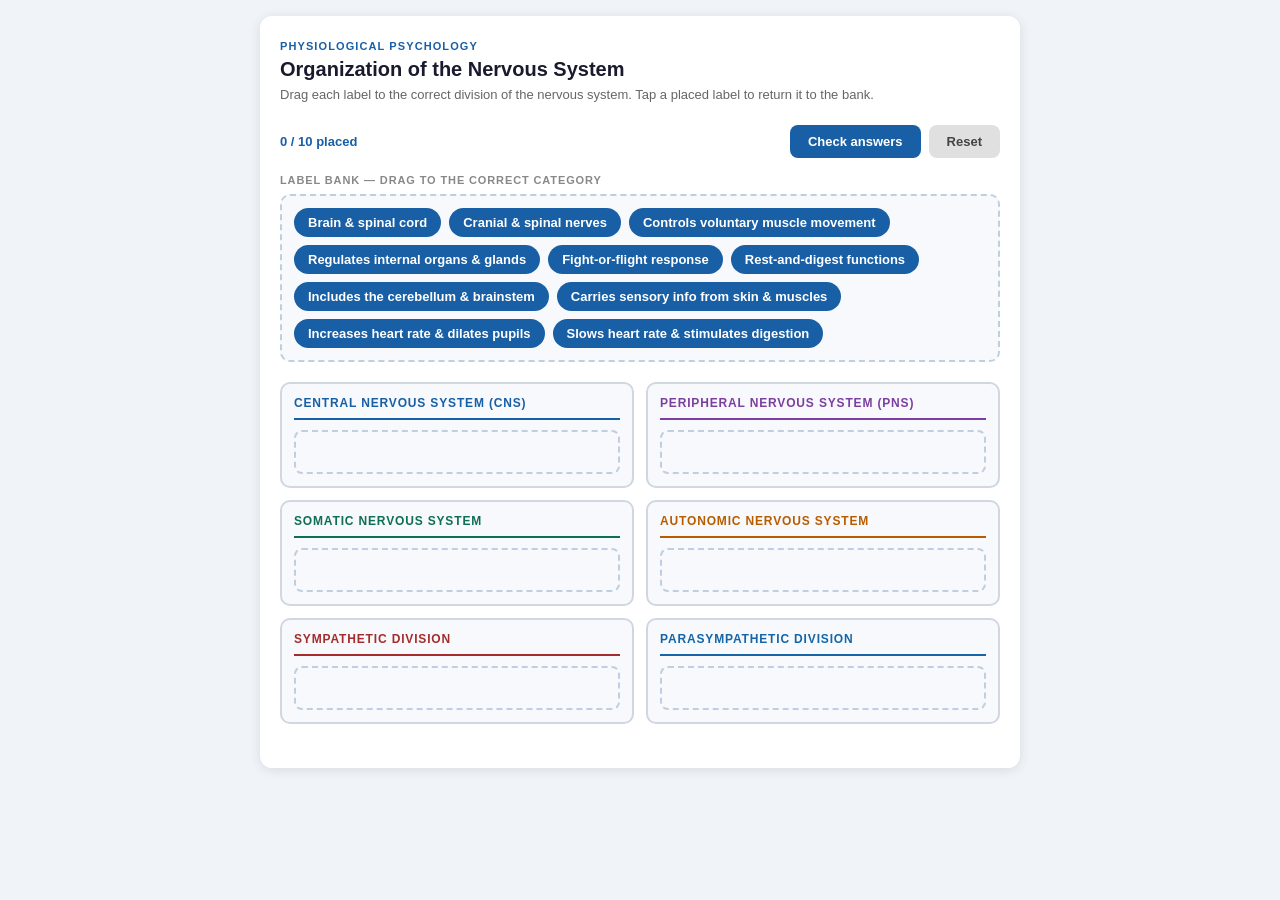
<file: nervous_system_dragdrop.html>
<!DOCTYPE html>
<html lang="en">
<head>
<meta charset="UTF-8"/>
<meta name="viewport" content="width=device-width,initial-scale=1.0"/>
<title>Organization of the Nervous System — Drag & Drop</title>
<style>
*{box-sizing:border-box;margin:0;padding:0}
body{font-family:Arial,Helvetica,sans-serif;background:#f0f4f8;color:#1a1a2e;padding:16px}
.wrap{max-width:760px;margin:0 auto;background:#fff;border-radius:12px;padding:24px 20px;box-shadow:0 2px 12px rgba(0,0,0,.1)}
.eyebrow{font-size:11px;font-weight:700;letter-spacing:.1em;text-transform:uppercase;color:#185FA5;margin-bottom:6px}
h1{font-size:20px;font-weight:700;color:#1a1a2e;margin-bottom:4px}
.sub{font-size:13px;color:#666;margin-bottom:20px;line-height:1.5}

/* Score bar */
.score-row{display:flex;justify-content:space-between;align-items:center;margin-bottom:16px;flex-wrap:wrap;gap:8px}
.score-badge{font-size:13px;font-weight:700;color:#185FA5}
.btn{padding:9px 18px;border-radius:8px;font-size:13px;font-weight:700;cursor:pointer;border:none;transition:background .15s}
.btn-blue{background:#185FA5;color:#fff}
.btn-blue:hover{background:#0C447C}
.btn-gray{background:#e0e0e0;color:#444}
.btn-gray:hover{background:#c8c8c8}

/* Label bank */
.bank-label{font-size:11px;font-weight:700;text-transform:uppercase;letter-spacing:.08em;color:#888;margin-bottom:8px}
.bank{display:flex;flex-wrap:wrap;gap:8px;min-height:48px;padding:12px;background:#f7f9fc;border:2px dashed #c0cfe0;border-radius:10px;margin-bottom:20px}
.tag{padding:7px 14px;background:#185FA5;color:#fff;border-radius:20px;font-size:13px;font-weight:600;cursor:grab;user-select:none;transition:opacity .15s,transform .15s;touch-action:none}
.tag:active{cursor:grabbing;opacity:.8}
.tag.dragging{opacity:.4;transform:scale(.95)}
.tag.used{display:none}

/* Drop zones */
.categories{display:grid;grid-template-columns:1fr 1fr;gap:12px;margin-bottom:20px}
.category{background:#f7f9fc;border:2px solid #d0d7e0;border-radius:10px;padding:12px}
.cat-title{font-size:12px;font-weight:700;text-transform:uppercase;letter-spacing:.07em;margin-bottom:10px;padding-bottom:8px;border-bottom:2px solid #d0d7e0}
.cat-title.cns{color:#185FA5;border-color:#185FA5}
.cat-title.pns{color:#7B3FA0;border-color:#7B3FA0}
.cat-title.som{color:#0F6E56;border-color:#0F6E56}
.cat-title.aut{color:#B85C00;border-color:#B85C00}
.cat-title.sym{color:#A32D2D;border-color:#A32D2D}
.cat-title.par{color:#1565A8;border-color:#1565A8}
.dropzone{min-height:44px;border:2px dashed #c0cfe0;border-radius:8px;padding:6px;display:flex;flex-wrap:wrap;gap:6px;transition:background .15s,border-color .15s}
.dropzone.over{background:#EBF3FC;border-color:#185FA5}
.dropzone .tag{background:#555;font-size:12px;padding:5px 11px;cursor:default}
.dropzone .tag.correct{background:#0F6E56}
.dropzone .tag.wrong{background:#A32D2D}
.dropzone .tag.removable{cursor:pointer}
.dropzone .tag.removable:hover{opacity:.75}

/* Feedback */
.feedback-area{display:none;margin-top:4px}
.feedback-area.show{display:block}
.fb-item{font-size:13px;line-height:1.6;padding:8px 12px;border-radius:8px;margin-bottom:6px}
.fb-item.ok{background:#E1F5EE;color:#085041;border-left:4px solid #0F6E56}
.fb-item.bad{background:#FCEBEB;color:#501313;border-left:4px solid #A32D2D}

/* Results */
.results{display:none;text-align:center;padding:16px 0}
.results.show{display:block}
.res-pct{font-size:56px;font-weight:700;color:#185FA5;line-height:1}
.res-grade{font-size:12px;font-weight:700;text-transform:uppercase;letter-spacing:.1em;color:#185FA5;margin-bottom:6px}
.res-remark{font-size:14px;color:#666;margin:6px 0 20px}
.stat-row{display:flex;gap:10px;justify-content:center;margin-bottom:20px;flex-wrap:wrap}
.stat{background:#f0f4f8;border-radius:8px;padding:12px 20px;text-align:center}
.stat-n{font-size:22px;font-weight:700;color:#1a1a2e}
.stat-l{font-size:11px;text-transform:uppercase;letter-spacing:.06em;color:#888;margin-top:2px}
hr{border:none;border-top:1px solid #e0e0e0;margin:0 0 16px}

@media(max-width:520px){
  .categories{grid-template-columns:1fr}
  .wrap{padding:16px 12px}
  h1{font-size:17px}
  .res-pct{font-size:44px}
  .btn{width:100%}
  .score-row{flex-direction:column;align-items:flex-start}
}
</style>
</head>
<body>
<div class="wrap">
  <div class="eyebrow">Physiological Psychology</div>
  <h1>Organization of the Nervous System</h1>
  <p class="sub">Drag each label to the correct division of the nervous system. Tap a placed label to return it to the bank.</p>

  <div class="score-row">
    <span class="score-badge" id="score-disp">0 / 10 placed</span>
    <div style="display:flex;gap:8px;flex-wrap:wrap">
      <button class="btn btn-blue" onclick="checkAnswers()" id="check-btn">Check answers</button>
      <button class="btn btn-gray" onclick="resetAll()">Reset</button>
    </div>
  </div>

  <!-- Label bank -->
  <div class="bank-label">Label bank — drag to the correct category</div>
  <div class="bank" id="bank"
    ondragover="event.preventDefault();this.classList.add('over')"
    ondragleave="this.classList.remove('over')"
    ondrop="dropToBank(event)">
  </div>

  <!-- Categories -->
  <div class="categories">

    <div class="category">
      <div class="cat-title cns">Central Nervous System (CNS)</div>
      <div class="dropzone" id="dz-cns"
        ondragover="dzOver(event,this)"
        ondragleave="dzLeave(this)"
        ondrop="dropTo(event,'cns')">
      </div>
    </div>

    <div class="category">
      <div class="cat-title pns">Peripheral Nervous System (PNS)</div>
      <div class="dropzone" id="dz-pns"
        ondragover="dzOver(event,this)"
        ondragleave="dzLeave(this)"
        ondrop="dropTo(event,'pns')">
      </div>
    </div>

    <div class="category">
      <div class="cat-title som">Somatic Nervous System</div>
      <div class="dropzone" id="dz-som"
        ondragover="dzOver(event,this)"
        ondragleave="dzLeave(this)"
        ondrop="dropTo(event,'som')">
      </div>
    </div>

    <div class="category">
      <div class="cat-title aut">Autonomic Nervous System</div>
      <div class="dropzone" id="dz-aut"
        ondragover="dzOver(event,this)"
        ondragleave="dzLeave(this)"
        ondrop="dropTo(event,'aut')">
      </div>
    </div>

    <div class="category">
      <div class="cat-title sym">Sympathetic Division</div>
      <div class="dropzone" id="dz-sym"
        ondragover="dzOver(event,this)"
        ondragleave="dzLeave(this)"
        ondrop="dropTo(event,'sym')">
      </div>
    </div>

    <div class="category">
      <div class="cat-title par">Parasympathetic Division</div>
      <div class="dropzone" id="dz-par"
        ondragover="dzOver(event,this)"
        ondragleave="dzLeave(this)"
        ondrop="dropTo(event,'par')">
      </div>
    </div>

  </div>

  <!-- Per-item feedback -->
  <div class="feedback-area" id="feedback-area"></div>

  <!-- Results -->
  <div class="results" id="results">
    <div class="res-grade" id="r-grade"></div>
    <div class="res-pct" id="r-pct"></div>
    <p class="res-remark" id="r-remark"></p>
    <div class="stat-row">
      <div class="stat"><div class="stat-n" id="r-ok"></div><div class="stat-l">Correct</div></div>
      <div class="stat"><div class="stat-n" id="r-bad"></div><div class="stat-l">Incorrect</div></div>
      <div class="stat"><div class="stat-n">10</div><div class="stat-l">Items</div></div>
    </div>
    <hr/>
    <button class="btn btn-blue" onclick="resetAll()">Try again</button>
  </div>

</div>

<script>
// Items: {id, text, correct category, feedback}
var ITEMS = [
  {id:'i1', text:'Brain & spinal cord', cat:'cns',
   ok:'Correct! The brain and spinal cord together form the CNS — the command center that processes all incoming and outgoing information.',
   bad:'The brain and spinal cord are the two components of the Central Nervous System (CNS), not the PNS or its subdivisions.'},
  {id:'i2', text:'Cranial & spinal nerves', cat:'pns',
   ok:'Correct! Cranial and spinal nerves are part of the PNS — they carry signals between the CNS and the rest of the body.',
   bad:'Cranial and spinal nerves belong to the Peripheral Nervous System (PNS). They relay information to and from the CNS.'},
  {id:'i3', text:'Controls voluntary muscle movement', cat:'som',
   ok:'Correct! The somatic nervous system governs conscious, voluntary control of skeletal muscles.',
   bad:'Voluntary muscle control is a function of the Somatic Nervous System, which allows conscious movement of skeletal muscles.'},
  {id:'i4', text:'Regulates internal organs & glands', cat:'aut',
   ok:'Correct! The autonomic nervous system automatically regulates visceral functions like heart rate, digestion, and gland secretion.',
   bad:'Regulation of internal organs and glands is the job of the Autonomic Nervous System — it operates largely below conscious awareness.'},
  {id:'i5', text:'Fight-or-flight response', cat:'sym',
   ok:'Correct! The sympathetic division mobilizes the body for action — increasing heart rate, dilating pupils, and redirecting blood to muscles.',
   bad:'The fight-or-flight response is driven by the Sympathetic Division, which prepares the body to respond to perceived threats or stress.'},
  {id:'i6', text:'Rest-and-digest functions', cat:'par',
   ok:'Correct! The parasympathetic division promotes energy conservation — slowing heart rate, stimulating digestion, and restoring homeostasis.',
   bad:'Rest-and-digest functions are controlled by the Parasympathetic Division, which counterbalances the sympathetic response and promotes recovery.'},
  {id:'i7', text:'Includes the cerebellum & brainstem', cat:'cns',
   ok:'Correct! The cerebellum and brainstem are both CNS structures — the cerebellum coordinates movement and the brainstem regulates vital functions.',
   bad:'The cerebellum and brainstem are CNS structures. They are located within the skull and spinal column, not part of the peripheral nerves.'},
  {id:'i8', text:'Carries sensory info from skin & muscles', cat:'som',
   ok:'Correct! The somatic nervous system also carries afferent (sensory) signals from skin, muscles, and joints back to the CNS.',
   bad:'Sensory information from skin and muscles is relayed by the Somatic Nervous System via afferent pathways to the CNS for processing.'},
  {id:'i9', text:'Increases heart rate & dilates pupils', cat:'sym',
   ok:'Correct! These are classic sympathetic responses — the body redirects energy to vital systems during stress or danger.',
   bad:'Increased heart rate and pupil dilation are sympathetic responses. The Sympathetic Division activates these changes to prepare the body for action.'},
  {id:'i10', text:'Slows heart rate & stimulates digestion', cat:'par',
   ok:'Correct! The parasympathetic division slows the heart and activates digestive processes — conserving energy during rest.',
   bad:'Slowing heart rate and stimulating digestion are parasympathetic functions. The Parasympathetic Division promotes homeostasis and recovery after stress.'}
];

// Track where each item is placed
var placement = {}; // id -> cat or 'bank'
var dragId = null;
var checked = false;

function init() {
  var bank = document.getElementById('bank');
  bank.innerHTML = '';
  // Clear all dropzones
  var dzs = document.querySelectorAll('.dropzone');
  for (var d=0;d<dzs.length;d++) dzs[d].innerHTML = '';
  // Reset state
  placement = {};
  checked = false;
  document.getElementById('feedback-area').classList.remove('show');
  document.getElementById('feedback-area').innerHTML = '';
  document.getElementById('results').classList.remove('show');
  document.getElementById('check-btn').disabled = false;
  updateScore();

  for (var i=0;i<ITEMS.length;i++) {
    var item = ITEMS[i];
    placement[item.id] = 'bank';
    var tag = makeTag(item, 'bank');
    bank.appendChild(tag);
  }
}

function makeTag(item, loc) {
  var tag = document.createElement('div');
  tag.className = 'tag' + (loc !== 'bank' ? ' removable' : '');
  tag.id = 'tag-' + item.id;
  tag.textContent = item.text;
  tag.draggable = true;
  tag.setAttribute('data-id', item.id);

  tag.addEventListener('dragstart', function(e) {
    if (checked) return;
    dragId = this.getAttribute('data-id');
    this.classList.add('dragging');
    e.dataTransfer.effectAllowed = 'move';
  });
  tag.addEventListener('dragend', function() {
    this.classList.remove('dragging');
    dragId = null;
  });

  // Click to return to bank (when in a dropzone)
  if (loc !== 'bank') {
    tag.addEventListener('click', function() {
      if (checked) return;
      var id = this.getAttribute('data-id');
      returnToBank(id);
    });
  }

  // Touch support
  addTouchDrag(tag, item.id);

  return tag;
}

function addTouchDrag(el, id) {
  var startX, startY, clone, originZone;
  el.addEventListener('touchstart', function(e) {
    if (checked) return;
    var t = e.touches[0];
    startX = t.clientX; startY = t.clientY;
    originZone = placement[id];
    clone = el.cloneNode(true);
    clone.style.position = 'fixed';
    clone.style.opacity = '0.7';
    clone.style.pointerEvents = 'none';
    clone.style.zIndex = '9999';
    clone.style.margin = '0';
    clone.style.transform = 'scale(1.05)';
    document.body.appendChild(clone);
    posClone(clone, t.clientX, t.clientY);
    el.style.opacity = '0.3';
  }, {passive:true});

  el.addEventListener('touchmove', function(e) {
    if (!clone) return;
    e.preventDefault();
    var t = e.touches[0];
    posClone(clone, t.clientX, t.clientY);
    // highlight dropzone under finger
    clone.style.display = 'none';
    var under = document.elementFromPoint(t.clientX, t.clientY);
    clone.style.display = '';
    var dz = under ? under.closest('.dropzone, .bank') : null;
    document.querySelectorAll('.dropzone,.bank').forEach(function(z){z.classList.remove('over');});
    if (dz) dz.classList.add('over');
  }, {passive:false});

  el.addEventListener('touchend', function(e) {
    if (!clone) return;
    var t = e.changedTouches[0];
    clone.style.display = 'none';
    var under = document.elementFromPoint(t.clientX, t.clientY);
    clone.style.display = '';
    document.body.removeChild(clone); clone = null;
    el.style.opacity = '';
    document.querySelectorAll('.dropzone,.bank').forEach(function(z){z.classList.remove('over');});

    var dz = under ? under.closest('.dropzone') : null;
    var bk = under ? under.closest('.bank') : null;

    if (dz) {
      var cat = dz.id.replace('dz-','');
      placeItem(id, cat);
    } else if (bk) {
      returnToBank(id);
    }
  }, {passive:true});
}

function posClone(clone, x, y) {
  clone.style.left = (x - clone.offsetWidth/2) + 'px';
  clone.style.top = (y - clone.offsetHeight/2) + 'px';
}

function dzOver(e, el) {
  e.preventDefault();
  el.classList.add('over');
}
function dzLeave(el) { el.classList.remove('over'); }

function dropTo(e, cat) {
  e.preventDefault();
  document.querySelectorAll('.dropzone').forEach(function(z){z.classList.remove('over');});
  if (!dragId) return;
  placeItem(dragId, cat);
  dragId = null;
}

function dropToBank(e) {
  e.preventDefault();
  document.getElementById('bank').classList.remove('over');
  if (!dragId) return;
  returnToBank(dragId);
  dragId = null;
}

function placeItem(id, cat) {
  if (checked) return;
  // Remove from current location
  var existing = document.getElementById('tag-' + id);
  if (existing) existing.parentNode.removeChild(existing);

  var item = getItem(id);
  var tag = makeTag(item, cat);
  tag.classList.add('removable');
  tag.addEventListener('click', function() {
    if (checked) return;
    returnToBank(id);
  });

  document.getElementById('dz-' + cat).appendChild(tag);
  placement[id] = cat;
  updateScore();
}

function returnToBank(id) {
  if (checked) return;
  var existing = document.getElementById('tag-' + id);
  if (existing) existing.parentNode.removeChild(existing);
  var item = getItem(id);
  var tag = makeTag(item, 'bank');
  document.getElementById('bank').appendChild(tag);
  placement[id] = 'bank';
  updateScore();
}

function getItem(id) {
  for (var i=0;i<ITEMS.length;i++) if (ITEMS[i].id===id) return ITEMS[i];
}

function updateScore() {
  var placed = 0;
  for (var id in placement) if (placement[id] !== 'bank') placed++;
  document.getElementById('score-disp').textContent = placed + ' / 10 placed';
}

function checkAnswers() {
  // Must have all 10 placed
  var placed = 0;
  for (var id in placement) if (placement[id] !== 'bank') placed++;
  if (placed < 10) {
    alert('Please place all 10 labels before checking.');
    return;
  }
  checked = true;
  document.getElementById('check-btn').disabled = true;

  var correct = 0;
  var fbHTML = '';

  for (var i=0;i<ITEMS.length;i++) {
    var item = ITEMS[i];
    var tag = document.getElementById('tag-' + item.id);
    var isOk = placement[item.id] === item.cat;
    if (isOk) {
      correct++;
      if (tag) tag.classList.add('correct');
      fbHTML += '<div class="fb-item ok"><strong>&#10003; ' + item.text + '</strong> &mdash; ' + item.ok + '</div>';
    } else {
      if (tag) tag.classList.add('wrong');
      var catName = catLabel(item.cat);
      fbHTML += '<div class="fb-item bad"><strong>&#10007; ' + item.text + '</strong> &mdash; ' + item.bad + ' (Correct category: <em>' + catName + '</em>)</div>';
    }
  }

  var fa = document.getElementById('feedback-area');
  fa.innerHTML = fbHTML;
  fa.classList.add('show');

  var pct = Math.round((correct/10)*100);
  var grade = pct>=83?'Outstanding':pct>=67?'Proficient':pct>=50?'Developing':'Needs Review';
  var remark = pct>=83?'Excellent understanding of nervous system organization.':pct>=67?'Good work — review a few categories for full mastery.':pct>=50?'Foundational grasp present — keep studying the divisions.':'Keep going — nervous system organization takes practice.';

  document.getElementById('r-grade').textContent = grade;
  document.getElementById('r-pct').textContent = pct + '%';
  document.getElementById('r-remark').textContent = remark;
  document.getElementById('r-ok').textContent = correct;
  document.getElementById('r-bad').textContent = 10 - correct;
  document.getElementById('results').classList.add('show');

  // Scroll to feedback
  document.getElementById('feedback-area').scrollIntoView({behavior:'smooth', block:'start'});
}

function catLabel(cat) {
  var map = {cns:'Central Nervous System',pns:'Peripheral Nervous System',som:'Somatic Nervous System',aut:'Autonomic Nervous System',sym:'Sympathetic Division',par:'Parasympathetic Division'};
  return map[cat] || cat;
}

function resetAll() {
  checked = false;
  init();
  window.scrollTo(0,0);
}

init();
</script>
</body>
</html>
</file>
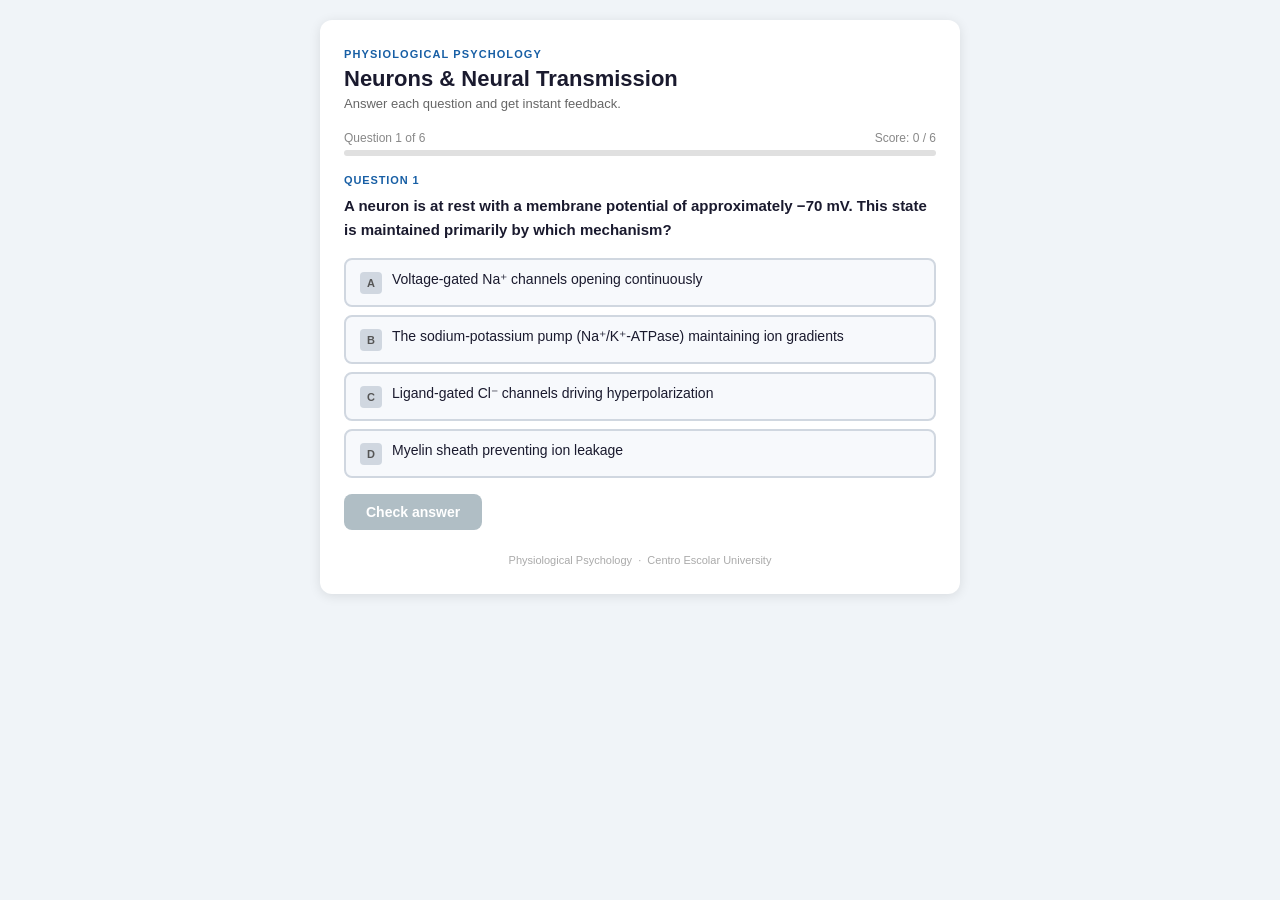
<file: neuro_quiz_neurons.html>
<!DOCTYPE html>
<html lang="en">
<head>
<meta charset="UTF-8"/>
<meta name="viewport" content="width=device-width,initial-scale=1.0"/>
<title>Neurons & Neural Transmission Quiz</title>
<style>
*{box-sizing:border-box;margin:0;padding:0}
body{font-family:Arial,Helvetica,sans-serif;background:#f0f4f8;padding:20px;color:#1a1a2e}
.wrap{max-width:640px;margin:0 auto;background:#fff;border-radius:12px;padding:28px 24px;box-shadow:0 2px 12px rgba(0,0,0,.1)}
.eyebrow{font-size:11px;font-weight:700;letter-spacing:.1em;text-transform:uppercase;color:#185FA5;margin-bottom:6px}
h1{font-size:22px;font-weight:700;color:#1a1a2e;margin-bottom:4px}
.sub{font-size:13px;color:#666;margin-bottom:20px}
.prog-row{display:flex;justify-content:space-between;font-size:12px;color:#888;margin-bottom:5px}
.prog-track{height:6px;background:#e0e0e0;border-radius:3px;margin-bottom:18px}
.prog-fill{height:6px;background:#185FA5;border-radius:3px;transition:width .4s}
.screen{display:none}
.screen.active{display:block}
.q-num{font-size:11px;font-weight:700;text-transform:uppercase;letter-spacing:.08em;color:#185FA5;margin-bottom:8px}
.q-text{font-size:15px;font-weight:600;line-height:1.6;color:#1a1a2e;margin-bottom:16px}
.opts{display:flex;flex-direction:column;gap:8px;margin-bottom:16px}
.opt{display:flex;align-items:flex-start;gap:10px;padding:11px 14px;background:#f7f9fc;border:2px solid #d0d7e0;border-radius:8px;font-size:14px;color:#1a1a2e;cursor:pointer;text-align:left;transition:border-color .15s,background .15s;width:100%}
.opt:hover{border-color:#85B7EB;background:#EBF3FC}
.opt.selected{border-color:#185FA5;background:#EBF3FC}
.opt.correct{border-color:#0F6E56;background:#E1F5EE;cursor:default}
.opt.wrong{border-color:#A32D2D;background:#FCEBEB;cursor:default}
.opt:disabled{cursor:default}
.opt-key{min-width:22px;height:22px;border-radius:4px;background:#d0d7e0;color:#555;font-size:11px;font-weight:700;display:flex;align-items:center;justify-content:center;flex-shrink:0;margin-top:1px;transition:background .15s,color .15s}
.opt.selected .opt-key{background:#185FA5;color:#fff}
.opt.correct .opt-key{background:#0F6E56;color:#fff}
.opt.wrong .opt-key{background:#A32D2D;color:#fff}
.btn{padding:10px 22px;border-radius:8px;font-size:14px;font-weight:700;cursor:pointer;border:none;transition:background .15s}
.btn-blue{background:#185FA5;color:#fff}
.btn-blue:hover:not([disabled]){background:#0C447C}
.btn-blue[disabled]{background:#b0bec5;cursor:default}
.btn-row{display:flex;gap:10px;margin-top:4px}
.fb{margin-top:14px;background:#f7f9fc;border:1px solid #d0d7e0;border-radius:10px;padding:14px 16px;font-size:14px;line-height:1.7;display:none}
.fb.show{display:block}
.fb-head{font-size:11px;font-weight:700;text-transform:uppercase;letter-spacing:.07em;margin-bottom:7px}
.fb-head.ok{color:#0F6E56}
.fb-head.bad{color:#A32D2D}
.fb-body{color:#1a1a2e}
.res-wrap{text-align:center;padding:12px 0}
.res-grade{font-size:11px;font-weight:700;text-transform:uppercase;letter-spacing:.1em;color:#185FA5;margin-bottom:6px}
.res-pct{font-size:60px;font-weight:700;color:#185FA5;line-height:1.1;margin-bottom:4px}
.res-remark{font-size:14px;color:#666;margin-bottom:24px}
.stat-row{display:flex;gap:10px;justify-content:center;margin-bottom:24px}
.stat{background:#f0f4f8;border-radius:8px;padding:14px 22px;text-align:center}
.stat-n{font-size:24px;font-weight:700;color:#1a1a2e}
.stat-l{font-size:11px;text-transform:uppercase;letter-spacing:.06em;color:#888;margin-top:2px}
hr{border:none;border-top:1px solid #e0e0e0;margin:0 0 20px}
.footer{text-align:center;margin-top:24px;font-size:11px;color:#aaa}
</style>
</head>
<body>
<div class="wrap">
  <div class="eyebrow">Physiological Psychology</div>
  <h1>Neurons &amp; Neural Transmission</h1>
  <p class="sub">Answer each question and get instant feedback.</p>
  <div class="prog-row">
    <span id="qlabel">Question 1 of 6</span>
    <span id="qscore">Score: 0 / 6</span>
  </div>
  <div class="prog-track"><div class="prog-fill" id="prog" style="width:0%"></div></div>

  <div class="screen active" id="s0">
    <div class="q-num">Question 1</div>
    <p class="q-text">A neuron is at rest with a membrane potential of approximately &minus;70 mV. This state is maintained primarily by which mechanism?</p>
    <div class="opts">
      <button class="opt" onclick="pick(0,0)"><span class="opt-key">A</span><span>Voltage-gated Na&#8314; channels opening continuously</span></button>
      <button class="opt" onclick="pick(0,1)"><span class="opt-key">B</span><span>The sodium-potassium pump (Na&#8314;/K&#8314;-ATPase) maintaining ion gradients</span></button>
      <button class="opt" onclick="pick(0,2)"><span class="opt-key">C</span><span>Ligand-gated Cl&#8315; channels driving hyperpolarization</span></button>
      <button class="opt" onclick="pick(0,3)"><span class="opt-key">D</span><span>Myelin sheath preventing ion leakage</span></button>
    </div>
    <div class="btn-row"><button class="btn btn-blue" id="sb0" onclick="check(0,1)" disabled>Check answer</button></div>
    <div class="fb" id="fb0"></div>
  </div>

  <div class="screen" id="s1">
    <div class="q-num">Question 2</div>
    <p class="q-text">During an action potential, which sequence of ionic events is correct?</p>
    <div class="opts">
      <button class="opt" onclick="pick(1,0)"><span class="opt-key">A</span><span>K&#8314; rushes in &rarr; Na&#8314; rushes out &rarr; repolarization</span></button>
      <button class="opt" onclick="pick(1,1)"><span class="opt-key">B</span><span>Na&#8314; rushes in (depolarization) &rarr; K&#8314; rushes out (repolarization)</span></button>
      <button class="opt" onclick="pick(1,2)"><span class="opt-key">C</span><span>Cl&#8315; rushes out &rarr; Na&#8314; rushes in &rarr; hyperpolarization</span></button>
      <button class="opt" onclick="pick(1,3)"><span class="opt-key">D</span><span>Ca&#178;&#8314; rushes in &rarr; Na&#8314; rushes out &rarr; depolarization</span></button>
    </div>
    <div class="btn-row"><button class="btn btn-blue" id="sb1" onclick="check(1,1)" disabled>Check answer</button></div>
    <div class="fb" id="fb1"></div>
  </div>

  <div class="screen" id="s2">
    <div class="q-num">Question 3</div>
    <p class="q-text">The &ldquo;all-or-none&rdquo; principle of action potentials means that:</p>
    <div class="opts">
      <button class="opt" onclick="pick(2,0)"><span class="opt-key">A</span><span>Neurons fire at different intensities depending on stimulus strength</span></button>
      <button class="opt" onclick="pick(2,1)"><span class="opt-key">B</span><span>Once threshold is reached, the action potential fires at full magnitude regardless of stimulus intensity</span></button>
      <button class="opt" onclick="pick(2,2)"><span class="opt-key">C</span><span>A stronger stimulus produces a faster but smaller action potential</span></button>
      <button class="opt" onclick="pick(2,3)"><span class="opt-key">D</span><span>Subthreshold stimuli always produce a graded response</span></button>
    </div>
    <div class="btn-row"><button class="btn btn-blue" id="sb2" onclick="check(2,1)" disabled>Check answer</button></div>
    <div class="fb" id="fb2"></div>
  </div>

  <div class="screen" id="s3">
    <div class="q-num">Question 4</div>
    <p class="q-text">Saltatory conduction refers to the action potential &ldquo;jumping&rdquo; between nodes of Ranvier. What makes this possible?</p>
    <div class="opts">
      <button class="opt" onclick="pick(3,0)"><span class="opt-key">A</span><span>Voltage-gated channels are concentrated only at nodes of Ranvier along myelinated axons</span></button>
      <button class="opt" onclick="pick(3,1)"><span class="opt-key">B</span><span>Myelin actively pumps ions between nodes</span></button>
      <button class="opt" onclick="pick(3,2)"><span class="opt-key">C</span><span>The cell body sends electrical signals directly to each node</span></button>
      <button class="opt" onclick="pick(3,3)"><span class="opt-key">D</span><span>Dendrites bypass the axon to speed transmission</span></button>
    </div>
    <div class="btn-row"><button class="btn btn-blue" id="sb3" onclick="check(3,0)" disabled>Check answer</button></div>
    <div class="fb" id="fb3"></div>
  </div>

  <div class="screen" id="s4">
    <div class="q-num">Question 5</div>
    <p class="q-text">After an action potential, a neuron enters the absolute refractory period. During this time, the neuron:</p>
    <div class="opts">
      <button class="opt" onclick="pick(4,0)"><span class="opt-key">A</span><span>Can fire again but only with a much stronger stimulus</span></button>
      <button class="opt" onclick="pick(4,1)"><span class="opt-key">B</span><span>Cannot fire another action potential regardless of stimulus intensity</span></button>
      <button class="opt" onclick="pick(4,2)"><span class="opt-key">C</span><span>Releases neurotransmitters into the synapse</span></button>
      <button class="opt" onclick="pick(4,3)"><span class="opt-key">D</span><span>Undergoes long-term potentiation</span></button>
    </div>
    <div class="btn-row"><button class="btn btn-blue" id="sb4" onclick="check(4,1)" disabled>Check answer</button></div>
    <div class="fb" id="fb4"></div>
  </div>

  <div class="screen" id="s5">
    <div class="q-num">Question 6</div>
    <p class="q-text">At a chemical synapse, which event directly triggers the release of neurotransmitters into the synaptic cleft?</p>
    <div class="opts">
      <button class="opt" onclick="pick(5,0)"><span class="opt-key">A</span><span>Opening of voltage-gated K&#8314; channels at the presynaptic terminal</span></button>
      <button class="opt" onclick="pick(5,1)"><span class="opt-key">B</span><span>Influx of Ca&#178;&#8314; through voltage-gated calcium channels at the presynaptic terminal</span></button>
      <button class="opt" onclick="pick(5,2)"><span class="opt-key">C</span><span>Activation of postsynaptic AMPA receptors</span></button>
      <button class="opt" onclick="pick(5,3)"><span class="opt-key">D</span><span>Reuptake of serotonin by transporter proteins</span></button>
    </div>
    <div class="btn-row"><button class="btn btn-blue" id="sb5" onclick="check(5,1)" disabled>Check answer</button></div>
    <div class="fb" id="fb5"></div>
  </div>

  <div class="screen" id="sR">
    <div class="res-wrap">
      <div class="res-grade" id="r-grade"></div>
      <div class="res-pct" id="r-pct"></div>
      <p class="res-remark" id="r-remark"></p>
      <div class="stat-row">
        <div class="stat"><div class="stat-n" id="r-ok"></div><div class="stat-l">Correct</div></div>
        <div class="stat"><div class="stat-n" id="r-bad"></div><div class="stat-l">Incorrect</div></div>
        <div class="stat"><div class="stat-n">6</div><div class="stat-l">Items</div></div>
      </div>
      <hr/>
      <button class="btn btn-blue" onclick="restart()">Retake quiz</button>
    </div>
  </div>

  <div class="footer">Physiological Psychology &nbsp;&middot;&nbsp; Centro Escolar University</div>
</div>
<script>
var FB=[
  {ok:"Correct! The Na\u207a/K\u207a-ATPase pump continuously moves 3 Na\u207a ions out and 2 K\u207a ions in, maintaining the electrochemical gradient that holds the resting potential at around \u221270 mV. This balance is essential for neuronal excitability \u2014 without it, the cell could not generate action potentials.",A:"Not quite. Voltage-gated Na\u207a channels are closed at rest and only open when the membrane reaches threshold (~\u221255 mV). Continuous opening would keep the cell depolarized and prevent normal action potential generation.",C:"While Cl\u207b channels contribute to membrane stability in some neurons, the primary mechanism maintaining the \u221270 mV resting potential is the Na\u207a/K\u207a-ATPase pump. It is the core engine of ionic balance at rest.",D:"Myelin speeds up conduction along the axon but does not maintain the resting membrane potential. That responsibility belongs to the Na\u207a/K\u207a-ATPase pump, which actively regulates ion concentrations across the membrane."},
  {ok:"Correct! Depolarization is driven by Na\u207a rushing into the cell through voltage-gated channels, raising the membrane potential. Repolarization follows as K\u207a flows out, restoring the negative charge. This sequence is the ionic signature of every action potential.",A:"It is Na\u207a, not K\u207a, that rushes into the cell during depolarization. K\u207a actually exits the cell during repolarization. Reversing these two ions is a common error \u2014 remember: Na\u207a in first, K\u207a out second.",C:"Cl\u207b influx is associated with inhibitory potentials, not the action potential. The action potential is defined by Na\u207a influx (depolarization) followed by K\u207a efflux (repolarization) \u2014 not Cl\u207b movement.",D:"Ca\u00b2\u207a is critical at the synapse for neurotransmitter release, but it does not drive the action potential itself. Depolarization is caused by Na\u207a rushing in, while repolarization is caused by K\u207a flowing out."},
  {ok:"Correct! The all-or-none law means every action potential fires at the same full magnitude once threshold is reached. Stimulus intensity is instead encoded by the frequency of firing (rate coding), not the size of each action potential \u2014 a key principle in neural coding.",A:"That describes graded potentials, not action potentials. Action potentials do not vary in amplitude based on stimulus strength. Once threshold is met, the full action potential fires. Intensity is encoded by how often neurons fire, not how large the spike is.",C:"Action potential amplitude does not change with stimulus strength \u2014 a stronger stimulus increases firing frequency, not speed or size. This constancy of amplitude is precisely what the all-or-none principle describes.",D:"Subthreshold stimuli do produce local graded potentials, but these are not action potentials \u2014 they decay quickly and do not propagate. Only stimuli reaching threshold trigger the all-or-none action potential."},
  {ok:"Correct! Voltage-gated Na\u207a channels are densely clustered at the nodes of Ranvier, the gaps in the myelin sheath. This forces the action potential to regenerate only at these nodes, allowing it to \u2018jump\u2019 rapidly from node to node \u2014 a process that dramatically increases conduction velocity. Diseases like multiple sclerosis that damage myelin disrupt this mechanism.",B:"Myelin is a passive insulator \u2014 it does not actively transport ions. It prevents ion leakage along the internodal segments so that current flows efficiently to the next node, where the action potential is regenerated by voltage-gated channels.",C:"The cell body (soma) initiates the action potential, but conduction along the axon is entirely self-propagating. The signal jumps between nodes of Ranvier based on where voltage-gated channels are concentrated \u2014 not through direct soma signaling.",D:"Dendrites receive incoming signals and conduct them toward the soma \u2014 they play no role in axonal conduction or saltatory conduction. The nodes of Ranvier, not dendrites, are the sites of action potential regeneration along myelinated axons."},
  {ok:"Correct! During the absolute refractory period, voltage-gated Na\u207a channels are inactivated and physically cannot reopen regardless of stimulus strength. This enforces one-directional propagation and sets a ceiling on a neuron\u2019s maximum firing rate \u2014 critical for the temporal coding of information.",A:"You are thinking of the relative refractory period, which comes after the absolute refractory period. During the relative refractory period, a stronger-than-normal stimulus can trigger another action potential. But during the absolute refractory period, no stimulus can do so.",C:"Neurotransmitter release occurs at the synaptic terminal after the action potential arrives there \u2014 it is not what defines the refractory period. The absolute refractory period is the interval when Na\u207a channels are inactivated and the neuron cannot fire.",D:"Long-term potentiation (LTP) is a form of synaptic plasticity linked to memory and learning. It is entirely unrelated to the refractory period. During the absolute refractory period, the neuron simply cannot fire again because its Na\u207a channels are inactivated."},
  {ok:"Correct! When the action potential reaches the presynaptic terminal, it opens voltage-gated Ca\u00b2\u207a channels. Ca\u00b2\u207a influx triggers synaptic vesicles to fuse with the membrane and release neurotransmitters into the synaptic cleft \u2014 the key step converting an electrical signal into a chemical one. Drugs that block Ca\u00b2\u207a channels at synapses can significantly alter neurotransmission.",A:"Voltage-gated K\u207a channels at the terminal contribute to repolarization of the membrane, but they do not trigger neurotransmitter release. It is specifically Ca\u00b2\u207a influx that signals vesicle exocytosis at the presynaptic terminal.",C:"AMPA receptors are located on the postsynaptic membrane and respond to glutamate after it has been released. They cannot initiate neurotransmitter release \u2014 they are activated by it. Exocytosis is always triggered on the presynaptic side by Ca\u00b2\u207a.",D:"Serotonin reuptake transporters recycle released neurotransmitters back into the presynaptic neuron \u2014 they are part of signal termination, not initiation. Neurotransmitter release is triggered by presynaptic Ca\u00b2\u207a influx, which occurs before any reuptake."}
];

var cur=0,score=0,sel=[];
for(var z=0;z<6;z++)sel.push(null);

function pick(q,i){
  var fb=document.getElementById('fb'+q);
  if(fb.classList.contains('show'))return;
  sel[q]=i;
  var opts=document.getElementById('s'+q).querySelectorAll('.opt');
  for(var b=0;b<opts.length;b++)opts[b].classList.remove('selected');
  opts[i].classList.add('selected');
  document.getElementById('sb'+q).removeAttribute('disabled');
}

function check(q,correct){
  if(sel[q]===null)return;
  var isOk=sel[q]===correct;
  if(isOk)score++;
  var opts=document.getElementById('s'+q).querySelectorAll('.opt');
  for(var b=0;b<opts.length;b++){
    opts[b].setAttribute('disabled','');
    opts[b].classList.remove('selected');
    if(b===correct)opts[b].classList.add('correct');
    else if(b===sel[q]&&!isOk)opts[b].classList.add('wrong');
  }
  var fb=document.getElementById('fb'+q);
  fb.classList.add('show');
  var label=String.fromCharCode(65+sel[q]);
  var txt=isOk?FB[q].ok:(FB[q][label]||'Review the correct option above.');
  fb.innerHTML='<div class="fb-head '+(isOk?'ok':'bad')+'">'+(isOk?'&#10003; Correct':'&#10007; Incorrect')+'</div><div class="fb-body">'+txt+'</div>';
  var sbtn=document.getElementById('sb'+q);
  sbtn.setAttribute('disabled','');
  sbtn.textContent=isOk?'Correct!':'Incorrect';
  var nb=document.createElement('button');
  nb.className='btn btn-blue';
  var isLast=q===5;
  nb.textContent=isLast?'See results \u2192':'Next question \u2192';
  nb.onclick=isLast?showResults:function(){goTo(cur+1);};
  sbtn.parentNode.appendChild(nb);
}

function goTo(n){
  document.getElementById('s'+cur).classList.remove('active');
  cur=n;
  document.getElementById('s'+cur).classList.add('active');
  document.getElementById('qlabel').textContent='Question '+(cur+1)+' of 6';
  document.getElementById('qscore').textContent='Score: '+score+' / 6';
  document.getElementById('prog').style.width=Math.round((cur/6)*100)+'%';
  window.scrollTo(0,0);
}

function showResults(){
  document.getElementById('s5').classList.remove('active');
  document.getElementById('sR').classList.add('active');
  document.getElementById('prog').style.width='100%';
  document.getElementById('qlabel').textContent='Quiz complete';
  document.getElementById('qscore').textContent='Final: '+score+' / 6';
  var pct=Math.round((score/6)*100);
  var grade=pct>=83?'Outstanding':pct>=67?'Proficient':pct>=50?'Developing':'Needs Review';
  var remark=pct>=83?'Excellent command of neural transmission concepts.':pct>=67?'Good grasp \u2014 review a few concepts for full mastery.':pct>=50?'Foundational understanding present \u2014 more study recommended.':'Keep going \u2014 this material takes time to consolidate.';
  document.getElementById('r-grade').textContent=grade;
  document.getElementById('r-pct').textContent=pct+'%';
  document.getElementById('r-remark').textContent=remark;
  document.getElementById('r-ok').textContent=score;
  document.getElementById('r-bad').textContent=6-score;
  window.scrollTo(0,0);
}

function restart(){
  cur=0;score=0;
  for(var z=0;z<6;z++)sel[z]=null;
  var screens=document.querySelectorAll('.screen');
  for(var s=0;s<screens.length;s++)screens[s].classList.remove('active');
  document.getElementById('s0').classList.add('active');
  document.getElementById('qlabel').textContent='Question 1 of 6';
  document.getElementById('qscore').textContent='Score: 0 / 6';
  document.getElementById('prog').style.width='0%';
  for(var q=0;q<6;q++){
    var opts=document.getElementById('s'+q).querySelectorAll('.opt');
    for(var b=0;b<opts.length;b++){opts[b].removeAttribute('disabled');opts[b].className='opt';}
    var fb=document.getElementById('fb'+q);
    fb.classList.remove('show');fb.innerHTML='';
    var sbtn=document.getElementById('sb'+q);
    sbtn.setAttribute('disabled','');sbtn.textContent='Check answer';
    var row=sbtn.parentNode;
    if(row.children.length>1)row.removeChild(row.children[1]);
  }
  window.scrollTo(0,0);
}
</script>
</body>
</html>
</file>
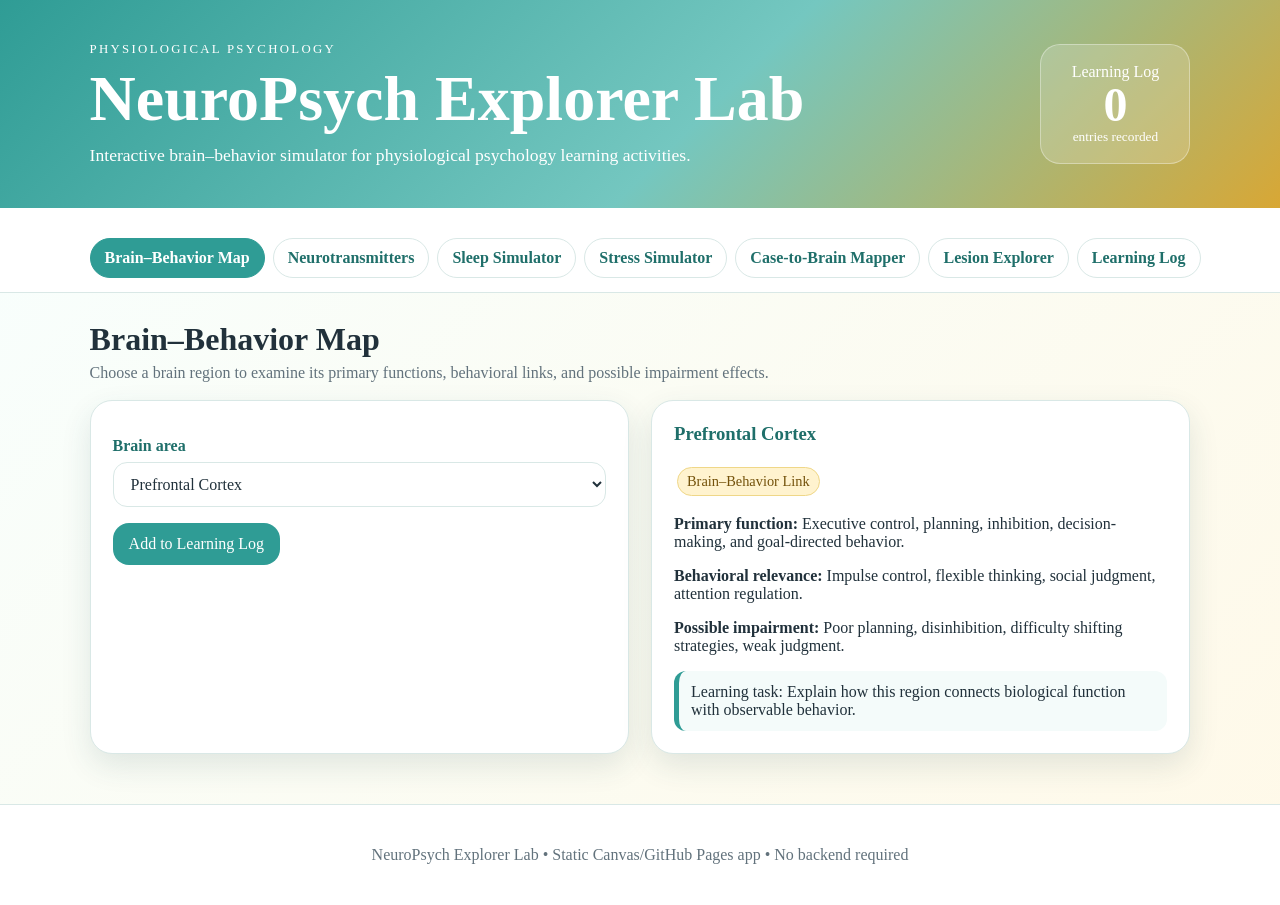
<file: NPELindex.html>
<!DOCTYPE html>
<html lang="en">
<head>
  <meta charset="UTF-8" />
  <meta name="viewport" content="width=device-width, initial-scale=1.0" />
  <title>NeuroPsych Explorer Lab</title>
  <link rel="stylesheet" href="NPELstyles.css" />
</head>
<body>
  <header class="hero">
    <div>
      <p class="eyebrow">Physiological Psychology</p>
      <h1>NeuroPsych Explorer Lab</h1>
      <p class="subhead">Interactive brain–behavior simulator for physiological psychology learning activities.</p>
    </div>
    <div class="score-card">
      <span>Learning Log</span>
      <strong id="logCount">0</strong>
      <small>entries recorded</small>
    </div>
  </header>

  <nav class="tabs" aria-label="App sections">
    <button class="tab active" data-tab="brain">Brain–Behavior Map</button>
    <button class="tab" data-tab="neuro">Neurotransmitters</button>
    <button class="tab" data-tab="sleep">Sleep Simulator</button>
    <button class="tab" data-tab="stress">Stress Simulator</button>
    <button class="tab" data-tab="case">Case-to-Brain Mapper</button>
    <button class="tab" data-tab="lesion">Lesion Explorer</button>
    <button class="tab" data-tab="log">Learning Log</button>
  </nav>

  <main>
    <section id="brain" class="panel active">
      <div class="section-head">
        <h2>Brain–Behavior Map</h2>
        <p>Choose a brain region to examine its primary functions, behavioral links, and possible impairment effects.</p>
      </div>
      <div class="grid two">
        <div class="card">
          <label for="brainSelect">Brain area</label>
          <select id="brainSelect"></select>
          <button id="brainSave">Add to Learning Log</button>
        </div>
        <div class="card output" id="brainOutput"></div>
      </div>
    </section>

    <section id="neuro" class="panel">
      <div class="section-head">
        <h2>Neurotransmitter Explorer</h2>
        <p>Explore how neurotransmitters relate to arousal, reward, mood, movement, learning, and regulation.</p>
      </div>
      <div class="grid two">
        <div class="card">
          <label for="neuroSelect">Neurotransmitter</label>
          <select id="neuroSelect"></select>
          <button id="neuroSave">Add to Learning Log</button>
        </div>
        <div class="card output" id="neuroOutput"></div>
      </div>
    </section>

    <section id="sleep" class="panel">
      <div class="section-head">
        <h2>Sleep Cycle Simulator</h2>
        <p>Adjust sleep-related variables and observe likely effects on attention, mood, memory, and regulation.</p>
      </div>
      <div class="grid two">
        <div class="card controls">
          <label>Sleep duration: <span id="sleepHoursLabel">7</span> hours</label>
          <input type="range" id="sleepHours" min="2" max="10" step="1" value="7" />

          <label>Stress level: <span id="sleepStressLabel">3</span>/10</label>
          <input type="range" id="sleepStress" min="0" max="10" step="1" value="3" />

          <label>Caffeine timing</label>
          <select id="caffeine">
            <option value="none">No caffeine late in the day</option>
            <option value="afternoon">Afternoon caffeine</option>
            <option value="evening">Evening caffeine</option>
          </select>

          <label>Screen exposure before sleep</label>
          <select id="screen">
            <option value="low">Low</option>
            <option value="moderate">Moderate</option>
            <option value="high">High</option>
          </select>
          <button id="sleepSave">Add to Learning Log</button>
        </div>
        <div class="card output" id="sleepOutput"></div>
      </div>
    </section>

    <section id="stress" class="panel">
      <div class="section-head">
        <h2>Stress Response Simulator</h2>
        <p>Model short-term and sustained stress responses through sympathetic activation and HPA-axis involvement.</p>
      </div>
      <div class="grid two">
        <div class="card controls">
          <label>Stressor intensity: <span id="stressIntensityLabel">5</span>/10</label>
          <input type="range" id="stressIntensity" min="0" max="10" value="5" />

          <label>Duration</label>
          <select id="stressDuration">
            <option value="acute">Acute</option>
            <option value="repeated">Repeated</option>
            <option value="chronic">Chronic</option>
          </select>

          <label>Recovery support</label>
          <select id="recovery">
            <option value="strong">Strong recovery support</option>
            <option value="moderate">Moderate recovery support</option>
            <option value="low">Low recovery support</option>
          </select>
          <button id="stressSave">Add to Learning Log</button>
        </div>
        <div class="card output" id="stressOutput"></div>
      </div>
    </section>

    <section id="case" class="panel">
      <div class="section-head">
        <h2>Case-to-Brain Mapper</h2>
        <p>Interpret short physiological psychology cases by identifying likely systems and mechanisms.</p>
      </div>
      <div class="grid two">
        <div class="card">
          <button id="newCase">Generate Case</button>
          <div id="caseText" class="scenario"></div>
          <label for="caseChoice">Likely system involved</label>
          <select id="caseChoice"></select>
          <button id="checkCase">Check Mapping</button>
          <button id="caseSave">Add to Learning Log</button>
        </div>
        <div class="card output" id="caseOutput"></div>
      </div>
    </section>

    <section id="lesion" class="panel">
      <div class="section-head">
        <h2>Lesion Effect Explorer</h2>
        <p>Select a damaged region and examine likely behavioral or cognitive effects.</p>
      </div>
      <div class="grid two">
        <div class="card">
          <label for="lesionSelect">Damaged area</label>
          <select id="lesionSelect"></select>
          <button id="lesionSave">Add to Learning Log</button>
        </div>
        <div class="card output" id="lesionOutput"></div>
      </div>
    </section>

    <section id="log" class="panel">
      <div class="section-head">
        <h2>Learning Log</h2>
        <p>Export student activity evidence for Canvas submission.</p>
      </div>
      <div class="card">
        <label for="studentName">Student name</label>
        <input type="text" id="studentName" placeholder="Enter name" />
        <label for="reflection">Reflection</label>
        <textarea id="reflection" placeholder="Explain one brain–behavior connection you learned."></textarea>
        <div class="actions">
          <button id="exportLog">Export Study Report</button>
          <button id="clearLog" class="secondary">Clear Log</button>
        </div>
        <pre id="logOutput"></pre>
      </div>
    </section>
  </main>

  <footer>
    <p>NeuroPsych Explorer Lab • Static Canvas/GitHub Pages app • No backend required</p>
  </footer>

  <script src="NPELdata.js"></script>
  <script src="NPELapp.js"></script>
</body>
</html>
</file>
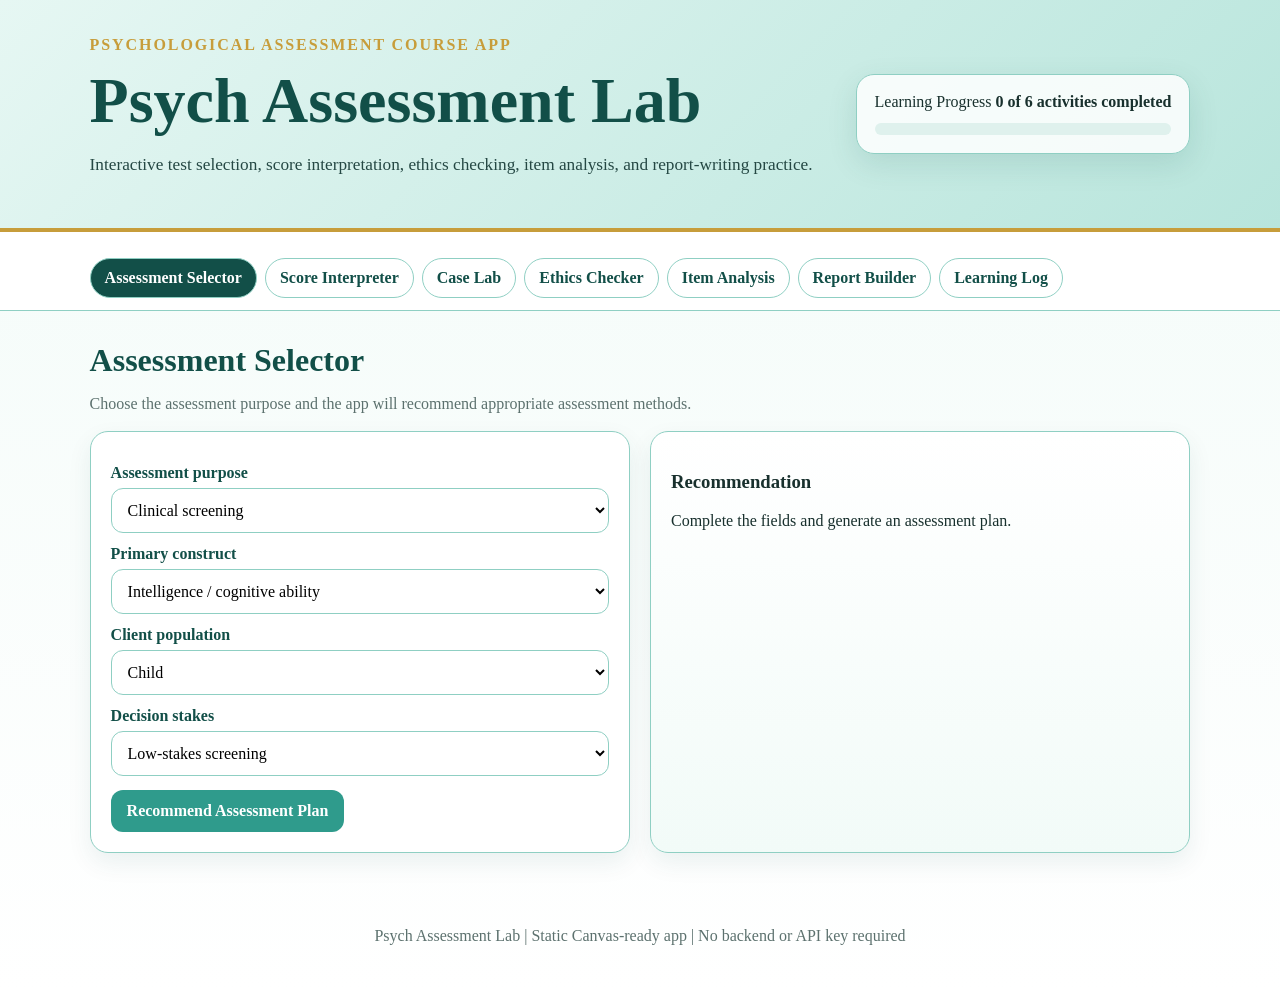
<file: PALindex.html>
<!DOCTYPE html>
<html lang="en">
<head>
  <meta charset="UTF-8" />
  <meta name="viewport" content="width=device-width, initial-scale=1.0" />
  <title>Psych Assessment Lab</title>
  <link rel="stylesheet" href="PALstyles.css" />
</head>
<body>
  <header class="hero">
    <div>
      <p class="eyebrow">Psychological Assessment Course App</p>
      <h1>Psych Assessment Lab</h1>
      <p class="subtitle">Interactive test selection, score interpretation, ethics checking, item analysis, and report-writing practice.</p>
    </div>
    <div class="hero-card">
      <span>Learning Progress</span>
      <strong id="progressText">0 activities completed</strong>
      <div class="progress"><div id="progressBar"></div></div>
    </div>
  </header>

  <nav class="tabs" aria-label="App sections">
    <button class="tab active" data-tab="selector">Assessment Selector</button>
    <button class="tab" data-tab="scores">Score Interpreter</button>
    <button class="tab" data-tab="cases">Case Lab</button>
    <button class="tab" data-tab="ethics">Ethics Checker</button>
    <button class="tab" data-tab="items">Item Analysis</button>
    <button class="tab" data-tab="report">Report Builder</button>
    <button class="tab" data-tab="log">Learning Log</button>
  </nav>

  <main>
    <section id="selector" class="panel active">
      <div class="section-head">
        <h2>Assessment Selector</h2>
        <p>Choose the assessment purpose and the app will recommend appropriate assessment methods.</p>
      </div>
      <div class="grid two">
        <div class="card">
          <label>Assessment purpose</label>
          <select id="purposeSelect"></select>
          <label>Primary construct</label>
          <select id="constructSelect"></select>
          <label>Client population</label>
          <select id="populationSelect"></select>
          <label>Decision stakes</label>
          <select id="stakesSelect">
            <option>Low-stakes screening</option>
            <option>Moderate-stakes intervention planning</option>
            <option>High-stakes placement or diagnostic decision</option>
          </select>
          <button id="runSelector">Recommend Assessment Plan</button>
        </div>
        <div class="result" id="selectorResult">
          <h3>Recommendation</h3>
          <p>Complete the fields and generate an assessment plan.</p>
        </div>
      </div>
    </section>

    <section id="scores" class="panel">
      <div class="section-head">
        <h2>Score Interpreter</h2>
        <p>Convert raw scores into z-scores, T-scores, percentile estimates, and cautious interpretation statements.</p>
      </div>
      <div class="grid two">
        <div class="card">
          <label>Raw score</label>
          <input type="number" id="rawScore" value="72" />
          <label>Norm mean</label>
          <input type="number" id="meanScore" value="60" />
          <label>Norm standard deviation</label>
          <input type="number" id="sdScore" value="10" />
          <label>Test construct</label>
          <input type="text" id="scoreConstruct" value="Anxiety symptoms" />
          <button id="interpretScore">Interpret Score</button>
        </div>
        <div class="result" id="scoreResult">
          <h3>Score Interpretation</h3>
          <p>Enter score information to generate an interpretation.</p>
        </div>
      </div>
    </section>

    <section id="cases" class="panel">
      <div class="section-head">
        <h2>Assessment Case Lab</h2>
        <p>Analyze short psychological assessment scenarios and compare your reasoning with a model response.</p>
      </div>
      <div class="grid two">
        <div class="card">
          <button id="newCase">Generate Case</button>
          <div id="caseBox" class="case-box"></div>
          <label>Main assessment issue</label>
          <textarea id="caseIssue" placeholder="Identify the central assessment problem..."></textarea>
          <label>Recommended next step</label>
          <textarea id="casePlan" placeholder="State what should be done next..."></textarea>
          <button id="checkCase">Check Reasoning</button>
        </div>
        <div class="result" id="caseResult">
          <h3>Case Feedback</h3>
          <p>Generate a case and submit your reasoning.</p>
        </div>
      </div>
    </section>

    <section id="ethics" class="panel">
      <div class="section-head">
        <h2>Ethics and Test Use Checker</h2>
        <p>Check whether a proposed assessment practice is acceptable, risky, or inappropriate.</p>
      </div>
      <div class="card checklist">
        <label><input type="checkbox" class="ethic" value="consent"> Informed consent was obtained.</label>
        <label><input type="checkbox" class="ethic" value="qualified"> The examiner is qualified to administer and interpret the tool.</label>
        <label><input type="checkbox" class="ethic" value="relevant"> The test is relevant to the referral question.</label>
        <label><input type="checkbox" class="ethic" value="valid"> Validity evidence supports the intended use.</label>
        <label><input type="checkbox" class="ethic" value="reliable"> Reliability evidence is adequate.</label>
        <label><input type="checkbox" class="ethic" value="norms"> Norms are appropriate for the examinee.</label>
        <label><input type="checkbox" class="ethic" value="multiple"> Multiple sources of data are used.</label>
        <label><input type="checkbox" class="ethic" value="confidentiality"> Confidentiality and record handling are clear.</label>
        <button id="runEthics">Evaluate Ethical Risk</button>
      </div>
      <div class="result wide" id="ethicsResult">
        <h3>Ethics Result</h3>
        <p>Select the conditions that apply.</p>
      </div>
    </section>

    <section id="items" class="panel">
      <div class="section-head">
        <h2>Item Analysis Trainer</h2>
        <p>Compute item difficulty and discrimination from upper and lower group performance.</p>
      </div>
      <div class="grid two">
        <div class="card">
          <label>Upper group correct</label>
          <input type="number" id="upperCorrect" value="18" />
          <label>Upper group total</label>
          <input type="number" id="upperTotal" value="25" />
          <label>Lower group correct</label>
          <input type="number" id="lowerCorrect" value="9" />
          <label>Lower group total</label>
          <input type="number" id="lowerTotal" value="25" />
          <button id="analyzeItem">Analyze Item</button>
        </div>
        <div class="result" id="itemResult">
          <h3>Item Analysis</h3>
          <p>Enter upper and lower group values.</p>
        </div>
      </div>
    </section>

    <section id="report" class="panel">
      <div class="section-head">
        <h2>Brief Assessment Report Builder</h2>
        <p>Create a concise assessment summary using cautious, evidence-based wording.</p>
      </div>
      <div class="grid two">
        <div class="card">
          <label>Referral question</label>
          <textarea id="referral" placeholder="Why was the client referred?"></textarea>
          <label>Data sources</label>
          <textarea id="sources" placeholder="Interview, observation, test results, records..."></textarea>
          <label>Key findings</label>
          <textarea id="findings" placeholder="Summarize major findings..."></textarea>
          <label>Limitations</label>
          <textarea id="limitations" placeholder="State limitations in the assessment..."></textarea>
          <button id="buildReport">Generate Summary</button>
        </div>
        <div class="result" id="reportResult">
          <h3>Draft Summary</h3>
          <p>Complete the fields to generate a report-style summary.</p>
        </div>
      </div>
    </section>

    <section id="log" class="panel">
      <div class="section-head">
        <h2>Learning Log</h2>
        <p>Export student activity evidence for Canvas submission.</p>
      </div>
      <div class="card">
        <button id="copyLog">Copy Learning Log</button>
        <button id="clearLog" class="secondary">Clear Log</button>
        <pre id="logBox"></pre>
      </div>
    </section>
  </main>

  <footer>
    <p>Psych Assessment Lab | Static Canvas-ready app | No backend or API key required</p>
  </footer>

  <script src="PALdata.js"></script>
  <script src="PALapp.js"></script>
</body>
</html>
</file>
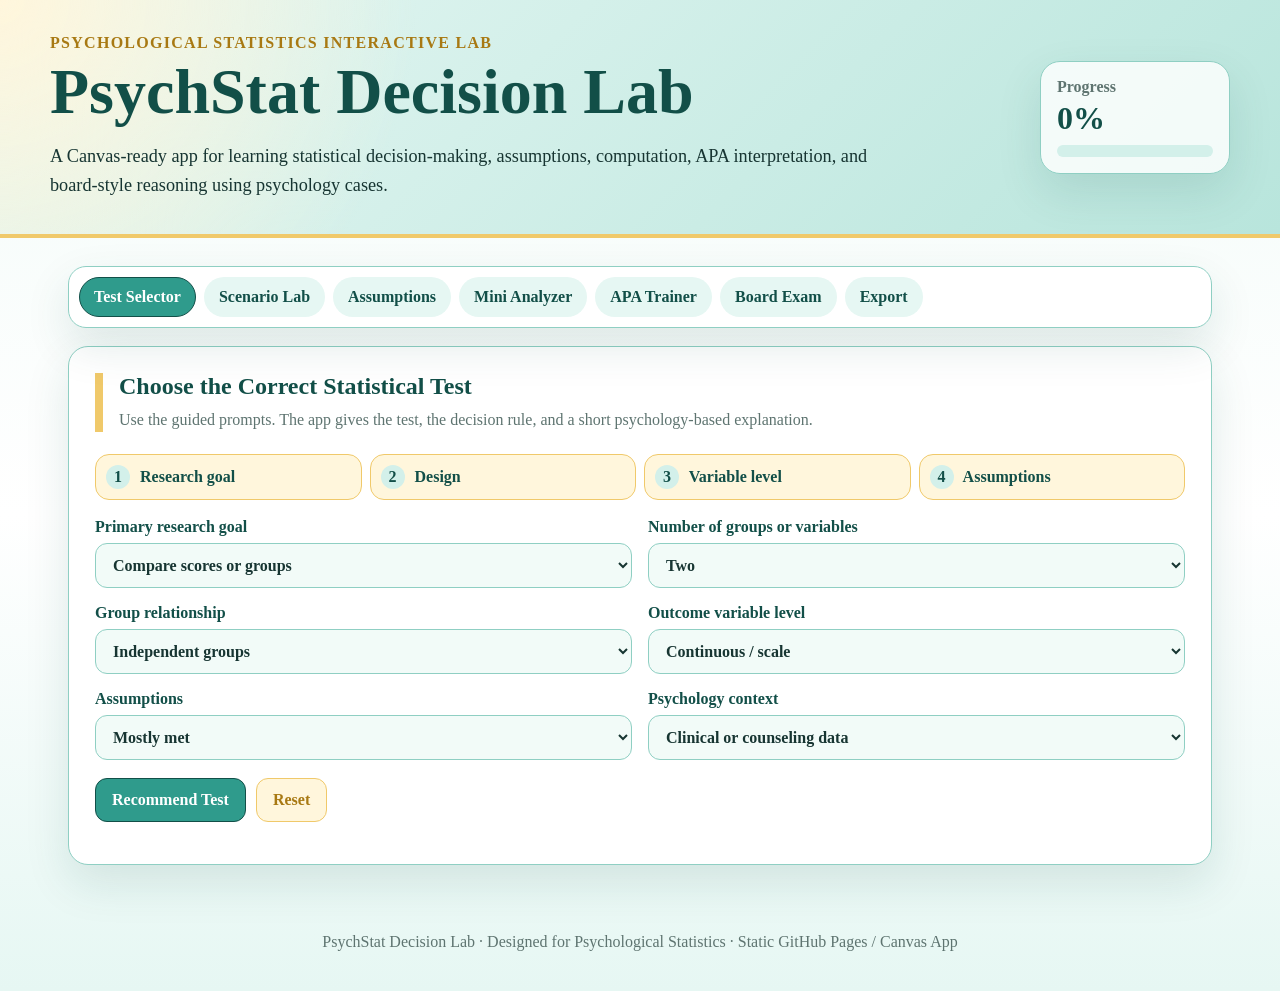
<file: PSDLindex.html>
<!DOCTYPE html>
<html lang="en">
<head>
  <meta charset="UTF-8" />
  <meta name="viewport" content="width=device-width, initial-scale=1.0" />
  <title>PsychStat Decision Lab</title>
  <link rel="stylesheet" href="PSDLstyles.css" />
</head>
<body>
  <header class="hero">
    <div class="hero-inner">
      <div>
        <p class="eyebrow">Psychological Statistics Interactive Lab</p>
        <h1>PsychStat Decision Lab</h1>
        <p class="subtitle">A Canvas-ready app for learning statistical decision-making, assumptions, computation, APA interpretation, and board-style reasoning using psychology cases.</p>
      </div>
      <aside class="progress-card" aria-live="polite">
        <span>Progress</span>
        <strong id="progressText">0%</strong>
        <div class="progress-track"><div id="progressBar"></div></div>
      </aside>
    </div>
  </header>

  <main class="app-shell">
    <nav class="tabs" aria-label="PsychStat Decision Lab sections">
      <button class="tab active" data-tab="selector">Test Selector</button>
      <button class="tab" data-tab="scenario">Scenario Lab</button>
      <button class="tab" data-tab="assumptions">Assumptions</button>
      <button class="tab" data-tab="analyzer">Mini Analyzer</button>
      <button class="tab" data-tab="apa">APA Trainer</button>
      <button class="tab" data-tab="quiz">Board Exam</button>
      <button class="tab" data-tab="export">Export</button>
    </nav>

    <section id="selector" class="panel active">
      <div class="panel-header">
        <h2>Choose the Correct Statistical Test</h2>
        <p>Use the guided prompts. The app gives the test, the decision rule, and a short psychology-based explanation.</p>
      </div>

      <div class="stepper">
        <div class="step active"><span>1</span> Research goal</div>
        <div class="step"><span>2</span> Design</div>
        <div class="step"><span>3</span> Variable level</div>
        <div class="step"><span>4</span> Assumptions</div>
      </div>

      <div class="grid two">
        <label>Primary research goal
          <select id="goal">
            <option value="difference">Compare scores or groups</option>
            <option value="association">Examine association between variables</option>
            <option value="prediction">Predict an outcome</option>
            <option value="frequency">Compare categories or frequencies</option>
          </select>
        </label>
        <label>Number of groups or variables
          <select id="groups">
            <option value="two">Two</option>
            <option value="threeplus">Three or more</option>
            <option value="one">One group / one sample</option>
          </select>
        </label>
        <label>Group relationship
          <select id="relationship">
            <option value="independent">Independent groups</option>
            <option value="related">Related / repeated measures</option>
            <option value="none">Not applicable</option>
          </select>
        </label>
        <label>Outcome variable level
          <select id="level">
            <option value="continuous">Continuous / scale</option>
            <option value="ordinal">Ordinal</option>
            <option value="categorical">Categorical</option>
          </select>
        </label>
        <label>Assumptions
          <select id="assumptionStatus">
            <option value="met">Mostly met</option>
            <option value="violated">Clearly violated</option>
            <option value="unknown">Unknown / not yet checked</option>
          </select>
        </label>
        <label>Psychology context
          <select id="context">
            <option value="clinical">Clinical or counseling data</option>
            <option value="assessment">Psychological assessment</option>
            <option value="education">Educational psychology</option>
            <option value="behavioral">Behavioral research</option>
            <option value="io">Industrial-organizational psychology</option>
          </select>
        </label>
      </div>

      <div class="toolbar">
        <button class="primary" id="recommendBtn">Recommend Test</button>
        <button class="secondary" id="resetSelectorBtn">Reset</button>
      </div>
      <div id="recommendation" class="result-card"></div>
    </section>

    <section id="scenario" class="panel">
      <div class="panel-header">
        <h2>Psychology Scenario Lab</h2>
        <p>Generate a case, answer the fields, then check your work against the suggested answer.</p>
      </div>

      <div class="toolbar">
        <button class="primary" id="newScenarioBtn">Generate Scenario</button>
        <button class="secondary" id="checkScenarioBtn">Check My Answer</button>
        <button class="secondary" id="showScenarioAnswerBtn">Show Suggested Answer</button>
      </div>

      <article id="scenarioBox" class="scenario-box"></article>

      <div class="grid two">
        <label>Independent variable / predictor
          <input id="studentIV" type="text" placeholder="e.g., therapy condition" />
        </label>
        <label>Dependent variable / outcome
          <input id="studentDV" type="text" placeholder="e.g., anxiety score" />
        </label>
        <label>Research design
          <input id="studentDesign" type="text" placeholder="e.g., independent groups" />
        </label>
        <label>Statistical test
          <input id="studentTest" type="text" placeholder="e.g., independent samples t-test" />
        </label>
      </div>

      <div id="scenarioFeedback" class="result-card"></div>
      <div id="scenarioAnswer" class="result-card muted"></div>
    </section>

    <section id="assumptions" class="panel">
      <div class="panel-header">
        <h2>Assumption Checker</h2>
        <p>Check whether parametric analysis is defensible or whether a nonparametric alternative is safer.</p>
      </div>

      <div class="checklist">
        <label><input type="checkbox" class="assumption" value="scale" /> Outcome variable is continuous or approximately scale-level.</label>
        <label><input type="checkbox" class="assumption" value="independent" /> Observations are independent unless using repeated measures.</label>
        <label><input type="checkbox" class="assumption" value="normal" /> Scores are approximately normal or sample size is adequate.</label>
        <label><input type="checkbox" class="assumption" value="variance" /> Variances are approximately equal for independent group comparisons.</label>
        <label><input type="checkbox" class="assumption" value="outliers" /> No severe outliers distort the result.</label>
      </div>

      <button class="primary" id="checkAssumptionsBtn">Check Assumptions</button>
      <div id="assumptionResult" class="result-card"></div>
    </section>

    <section id="analyzer" class="panel">
      <div class="panel-header">
        <h2>Mini Data Analyzer</h2>
        <p>Paste small classroom datasets. The app computes descriptives and a basic t-test without external libraries.</p>
      </div>

      <div class="grid two">
        <label>Analysis type
          <select id="analysisType">
            <option value="independent">Independent samples t-test</option>
            <option value="paired">Paired samples t-test</option>
            <option value="descriptive">Descriptive statistics only</option>
          </select>
        </label>
        <label>Outcome label
          <input id="analyzerOutcome" type="text" placeholder="e.g., anxiety scores" />
        </label>
        <label>Group A / Pretest values
          <textarea id="groupAData" rows="6">12, 15, 14, 18, 16</textarea>
        </label>
        <label>Group B / Posttest values
          <textarea id="groupBData" rows="6">10, 11, 13, 12, 9</textarea>
        </label>
      </div>

      <div class="toolbar">
        <button class="primary" id="analyzeBtn">Analyze Data</button>
        <button class="secondary" id="loadSampleBtn">Load Psychology Sample</button>
      </div>
      <div id="analyzerOutput" class="result-card"></div>
    </section>

    <section id="apa" class="panel">
      <div class="panel-header">
        <h2>APA Interpretation Trainer</h2>
        <p>Input common statistics and generate a concise APA-style interpretation.</p>
      </div>

      <div class="grid three">
        <label>Test type
          <select id="apaTest">
            <option value="independent t-test">Independent samples t-test</option>
            <option value="paired t-test">Paired samples t-test</option>
            <option value="mann-whitney">Mann–Whitney U test</option>
            <option value="wilcoxon">Wilcoxon signed-rank test</option>
            <option value="anova">One-way ANOVA</option>
            <option value="correlation">Pearson correlation</option>
            <option value="chi-square">Chi-square test of independence</option>
          </select>
        </label>
        <label>Statistic value
          <input id="statValue" type="number" step="0.001" placeholder="e.g., 2.45" />
        </label>
        <label>df / N / W / U
          <input id="dfValue" type="text" placeholder="e.g., 38" />
        </label>
        <label>p-value
          <input id="pValue" type="number" step="0.001" placeholder="e.g., .019" />
        </label>
        <label>Group/Variable 1
          <input id="group1" type="text" placeholder="e.g., CBT group" />
        </label>
        <label>Group/Variable 2
          <input id="group2" type="text" placeholder="e.g., waitlist group" />
        </label>
        <label>Mean/score 1
          <input id="mean1" type="number" step="0.01" placeholder="e.g., 18.50" />
        </label>
        <label>Mean/score 2
          <input id="mean2" type="number" step="0.01" placeholder="e.g., 24.20" />
        </label>
        <label>Outcome variable
          <input id="outcomeName" type="text" placeholder="e.g., test anxiety" />
        </label>
      </div>

      <div class="toolbar">
        <button class="primary" id="generateApaBtn">Generate APA Interpretation</button>
        <button class="secondary" id="copyApaBtn">Copy APA Text</button>
      </div>
      <div id="apaOutput" class="result-card"></div>
    </section>

    <section id="quiz" class="panel">
      <div class="panel-header">
        <h2>Board Exam Mode</h2>
        <p>Practice licensure-style statistical reasoning. The score updates after each checked item.</p>
      </div>

      <div class="score-strip">
        <span id="quizScore">Score: 0/0</span>
        <span id="quizStatus">Select an answer.</span>
      </div>
      <div id="quizBox" class="quiz-box"></div>
      <div class="toolbar">
        <button class="primary" id="checkQuizBtn">Check Answer</button>
        <button class="secondary" id="nextQuizBtn">Next Question</button>
        <button class="secondary" id="restartQuizBtn">Restart Quiz</button>
      </div>
      <div id="quizFeedback" class="result-card"></div>
    </section>

    <section id="export" class="panel">
      <div class="panel-header">
        <h2>Export Student Work</h2>
        <p>Generate a learning log for Canvas submission. The log captures the latest recommendation, scenario, computation, APA text, and quiz score.</p>
      </div>

      <label>Student name
        <input id="studentName" type="text" placeholder="Enter name" />
      </label>
      <label>Reflection notes
        <textarea id="reflection" rows="8" placeholder="What did you learn about selecting and interpreting statistical tests?"></textarea>
      </label>
      <div class="toolbar">
        <button class="primary" id="exportBtn">Generate Learning Log</button>
        <button class="secondary" id="copyLogBtn">Copy Log</button>
      </div>
      <textarea id="exportOutput" rows="16" readonly></textarea>
    </section>
  </main>

  <footer>
    <p>PsychStat Decision Lab · Designed for Psychological Statistics · Static GitHub Pages / Canvas App</p>
  </footer>

  <script src="PSDLdata.js"></script>
  <script src="PSDLapp.js"></script>
</body>
</html>
</file>
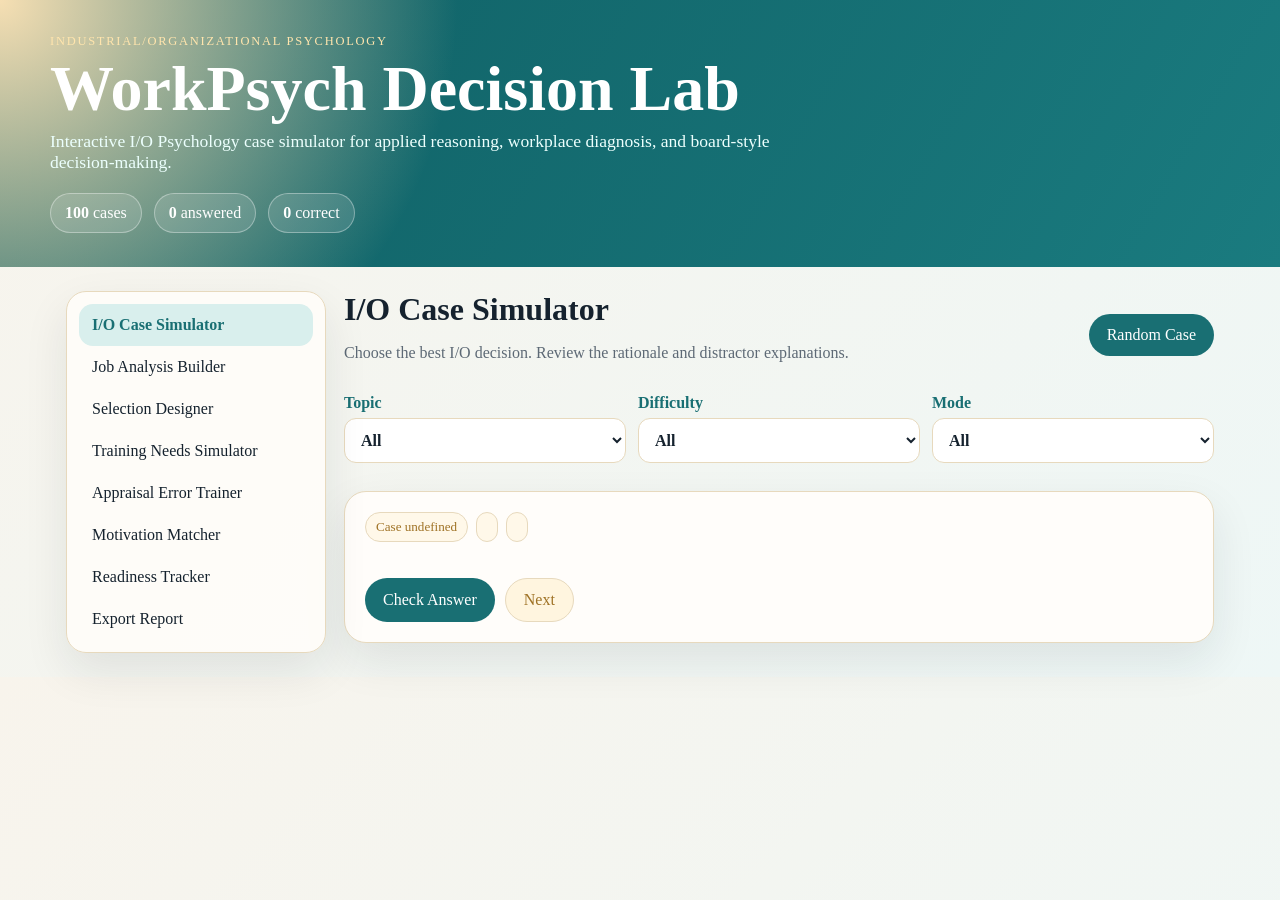
<file: WPDLindex.html>
<!doctype html>
<html lang="en">
<head>
  <meta charset="utf-8" />
  <meta name="viewport" content="width=device-width, initial-scale=1" />
  <title>WorkPsych Decision Lab</title>
  <link rel="stylesheet" href="WPDLstyles.css" />
</head>
<body>
  <header class="hero">
    <div class="hero__content">
      <p class="eyebrow">Industrial/Organizational Psychology</p>
      <h1>WorkPsych Decision Lab</h1>
      <p class="subtitle">Interactive I/O Psychology case simulator for applied reasoning, workplace diagnosis, and board-style decision-making.</p>
      <div class="hero__stats">
        <span><strong id="totalCases">100</strong> cases</span>
        <span><strong id="answeredCount">0</strong> answered</span>
        <span><strong id="scoreCount">0</strong> correct</span>
      </div>
    </div>
  </header>

  <main class="layout">
    <aside class="sidebar">
      <button class="tab active" data-tab="cases">I/O Case Simulator</button>
      <button class="tab" data-tab="job">Job Analysis Builder</button>
      <button class="tab" data-tab="selection">Selection Designer</button>
      <button class="tab" data-tab="training">Training Needs Simulator</button>
      <button class="tab" data-tab="appraisal">Appraisal Error Trainer</button>
      <button class="tab" data-tab="motivation">Motivation Matcher</button>
      <button class="tab" data-tab="tracker">Readiness Tracker</button>
      <button class="tab" data-tab="export">Export Report</button>
    </aside>

    <section class="panel active" id="cases">
      <div class="panelHeader">
        <div>
          <h2>I/O Case Simulator</h2>
          <p>Choose the best I/O decision. Review the rationale and distractor explanations.</p>
        </div>
        <button class="primary" id="randomCaseBtn">Random Case</button>
      </div>
      <div class="filters">
        <label>Topic <select id="topicFilter"><option value="All">All</option></select></label>
        <label>Difficulty <select id="difficultyFilter"><option value="All">All</option><option>Easy</option><option>Moderate</option><option>Difficult</option></select></label>
        <label>Mode <select id="modeFilter"><option value="All">All</option><option>Practice</option><option>Board</option><option>Applied</option></select></label>
      </div>
      <article class="card caseCard">
        <div class="caseMeta"><span id="caseNumber"></span><span id="caseTopic"></span><span id="caseDifficulty"></span></div>
        <h3 id="caseTitle"></h3>
        <p id="caseStem"></p>
        <div id="options" class="options"></div>
        <div class="actions">
          <button class="primary" id="checkAnswerBtn">Check Answer</button>
          <button class="secondary" id="nextCaseBtn">Next</button>
        </div>
        <div id="caseFeedback" class="feedback hidden"></div>
      </article>
    </section>

    <section class="panel" id="job">
      <h2>Job Analysis Builder</h2>
      <p>Generate a basic job analysis matrix for common applied psychology and workplace roles.</p>
      <div class="grid two">
        <div class="card">
          <label>Choose a role
            <select id="jobRole"></select>
          </label>
          <label>Primary purpose
            <select id="jobPurpose">
              <option>Hiring and selection</option>
              <option>Training design</option>
              <option>Performance appraisal</option>
              <option>Workload review</option>
              <option>Role clarification</option>
            </select>
          </label>
          <button class="primary" id="buildJobBtn">Build Job Analysis</button>
        </div>
        <div class="card output" id="jobOutput"></div>
      </div>
    </section>

    <section class="panel" id="selection">
      <h2>Selection System Designer</h2>
      <p>Build a defensible selection system by combining job-relevant methods.</p>
      <div class="card">
        <label>Role type
          <select id="selectionRole">
            <option>Customer service representative</option>
            <option>Teacher</option>
            <option>HR assistant</option>
            <option>Sales associate</option>
            <option>Team leader</option>
            <option>Psychometrician assistant</option>
          </select>
        </label>
        <div class="checkGrid" id="selectionMethods"></div>
        <button class="primary" id="evaluateSelectionBtn">Evaluate System</button>
      </div>
      <div class="card output" id="selectionOutput"></div>
    </section>

    <section class="panel" id="training">
      <h2>Training Needs Simulator</h2>
      <p>Diagnose whether a performance gap requires training or another intervention.</p>
      <div class="card">
        <label>Observed problem
          <select id="trainingProblem"></select>
        </label>
        <label>Most likely root cause
          <select id="trainingCause">
            <option>Knowledge gap</option>
            <option>Skill gap</option>
            <option>Motivation issue</option>
            <option>Resource constraint</option>
            <option>Supervisor or feedback problem</option>
            <option>Job design problem</option>
          </select>
        </label>
        <button class="primary" id="trainingBtn">Get Recommendation</button>
      </div>
      <div class="card output" id="trainingOutput"></div>
    </section>

    <section class="panel" id="appraisal">
      <div class="panelHeader">
        <div>
          <h2>Appraisal Error Trainer</h2>
          <p>Identify common rating errors in performance appraisal situations.</p>
        </div>
        <button class="primary" id="newAppraisalBtn">New Item</button>
      </div>
      <article class="card">
        <p id="appraisalStem"></p>
        <div id="appraisalOptions" class="options compact"></div>
        <button class="primary" id="checkAppraisalBtn">Check</button>
        <div id="appraisalFeedback" class="feedback hidden"></div>
      </article>
    </section>

    <section class="panel" id="motivation">
      <div class="panelHeader">
        <div>
          <h2>Motivation Theory Matcher</h2>
          <p>Match workplace behavior to motivation theories and concepts.</p>
        </div>
        <button class="primary" id="newMotivationBtn">New Item</button>
      </div>
      <article class="card">
        <p id="motivationStem"></p>
        <div id="motivationOptions" class="options compact"></div>
        <button class="primary" id="checkMotivationBtn">Check</button>
        <div id="motivationFeedback" class="feedback hidden"></div>
      </article>
    </section>

    <section class="panel" id="tracker">
      <h2>Readiness Tracker</h2>
      <p>Topic mastery is based on answered items in this browser session.</p>
      <div class="card" id="trackerOutput"></div>
      <button class="secondary" id="resetBtn">Reset Progress</button>
    </section>

    <section class="panel" id="export">
      <h2>Export Student Report</h2>
      <p>Copy a summary of completed work, scores, and missed topics.</p>
      <div class="card output" id="exportOutput"></div>
      <button class="primary" id="copyReportBtn">Copy Report</button>
    </section>
  </main>

  <script src="WPDLdata.js"></script>
  <script src="WPDLapp.js"></script>
</body>
</html>
</file>
<file: styles.css>
:root {
  --bg: #f7f7fb;
  --panel: #ffffff;
  --text: #1f2937;
  --muted: #6b7280;
  --border: #d9dce3;
  --primary: #233876;
  --primary-dark: #192a59;
  --accent: #b83280;
  --client: #eef2ff;
  --student: #fdf2f8;
  --danger: #991b1b;
}

* { box-sizing: border-box; }
body {
  margin: 0;
  font-family: Arial, Helvetica, sans-serif;
  background: var(--bg);
  color: var(--text);
}

.app-shell {
  min-height: 100vh;
  display: grid;
  grid-template-columns: 360px 1fr;
}

.sidebar {
  background: var(--panel);
  border-right: 1px solid var(--border);
  padding: 22px;
  overflow-y: auto;
}

.brand {
  display: flex;
  gap: 14px;
  align-items: center;
  margin-bottom: 24px;
}
.logo {
  width: 52px;
  height: 52px;
  border-radius: 18px;
  background: linear-gradient(135deg, var(--primary), var(--accent));
  color: white;
  display: grid;
  place-items: center;
  font-size: 30px;
  font-weight: 700;
}
h1, h2, h3, p { margin-top: 0; }
.brand h1 { margin-bottom: 4px; font-size: 24px; }
.brand p { margin: 0; color: var(--muted); font-size: 13px; line-height: 1.35; }

.panel {
  border: 1px solid var(--border);
  border-radius: 18px;
  padding: 18px;
  margin-bottom: 18px;
  background: #fff;
}
.panel h2 { font-size: 17px; margin-bottom: 14px; }
.panel label { display: block; font-weight: 700; margin: 12px 0 6px; font-size: 13px; }
.panel select, .panel input, textarea {
  width: 100%;
  border: 1px solid var(--border);
  border-radius: 12px;
  padding: 11px 12px;
  font-size: 14px;
  background: white;
  color: var(--text);
}
.panel small { display: block; color: var(--danger); line-height: 1.35; margin-top: 6px; }
.compact ul { padding-left: 20px; margin-bottom: 0; color: var(--muted); line-height: 1.7; }
.hidden { display: none; }

button {
  border: 0;
  border-radius: 12px;
  padding: 11px 14px;
  font-weight: 700;
  cursor: pointer;
}
button:disabled { opacity: .5; cursor: not-allowed; }
.primary { background: var(--primary); color: white; width: 100%; margin-top: 16px; }
.primary:hover:not(:disabled) { background: var(--primary-dark); }
.secondary { background: #e8eaf3; color: var(--primary); width: 100%; margin-top: 10px; }
.ghost { background: transparent; color: var(--primary); border: 1px solid var(--border); }

.main {
  display: grid;
  grid-template-rows: auto 1fr auto;
  min-width: 0;
}
.session-header {
  background: var(--panel);
  border-bottom: 1px solid var(--border);
  padding: 18px 22px;
  display: flex;
  justify-content: space-between;
  align-items: center;
  gap: 20px;
}
.session-header h2 { margin-bottom: 4px; font-size: 20px; }
.session-header p { margin: 0; color: var(--muted); }
.chat-window {
  padding: 22px;
  overflow-y: auto;
}
.empty-state {
  border: 1px dashed var(--border);
  border-radius: 20px;
  padding: 36px;
  text-align: center;
  color: var(--muted);
  background: white;
}
.message {
  max-width: 850px;
  padding: 14px 16px;
  border-radius: 18px;
  margin: 0 0 14px;
  border: 1px solid var(--border);
  line-height: 1.55;
  white-space: pre-wrap;
}
.message .role { font-weight: 700; margin-bottom: 4px; font-size: 13px; color: var(--muted); }
.client { background: var(--client); }
.student { background: var(--student); margin-left: auto; }
.system { background: #fff; border-left: 5px solid var(--primary); }

.chat-form {
  display: grid;
  grid-template-columns: 1fr 110px;
  gap: 12px;
  padding: 16px 22px;
  background: var(--panel);
  border-top: 1px solid var(--border);
}
.chat-form textarea { resize: vertical; min-height: 52px; max-height: 150px; }
.chat-form button { background: var(--accent); color: white; }

#feedbackDialog {
  width: min(850px, calc(100vw - 32px));
  border: 0;
  border-radius: 22px;
  padding: 0;
  box-shadow: 0 24px 80px rgba(0,0,0,.25);
}
#feedbackDialog::backdrop { background: rgba(20, 25, 40, .55); }
.dialog-header {
  padding: 18px 20px;
  border-bottom: 1px solid var(--border);
  display: flex;
  justify-content: space-between;
  align-items: center;
}
.dialog-header h2 { margin: 0; }
.feedback-content { padding: 20px; line-height: 1.6; max-height: 70vh; overflow-y: auto; }
.feedback-content h3 { margin-top: 20px; }
.feedback-content table { width: 100%; border-collapse: collapse; margin: 12px 0; }
.feedback-content th, .feedback-content td { border: 1px solid var(--border); padding: 8px; text-align: left; }
.feedback-content th { background: #f3f4f6; }

@media (max-width: 900px) {
  .app-shell { grid-template-columns: 1fr; }
  .sidebar { border-right: 0; border-bottom: 1px solid var(--border); }
  .chat-form { grid-template-columns: 1fr; }
}
</file>
<file: ADPLstyles.css>
:root{
  --bg:#fff8fb; --panel:#ffffff; --ink:#1e1e2f; --muted:#68707a; --pink:#e98bb7; --rose:#f7d6e6; --blue:#3349a3; --blue2:#dfe6ff; --gold:#f2c86b; --ok:#277a53; --bad:#ad343e; --line:#ecdde6;
}
*{box-sizing:border-box} body{margin:0;font-family:Georgia,'Times New Roman',serif;background:linear-gradient(135deg,var(--bg),#f5f7ff);color:var(--ink)}
.hero{display:flex;justify-content:space-between;gap:20px;align-items:center;padding:34px 42px;background:linear-gradient(135deg,var(--blue),#5b4fc2 55%,var(--pink));color:white;border-bottom:8px solid var(--gold)}
.eyebrow{text-transform:uppercase;letter-spacing:.12em;font-size:12px;margin:0 0 8px;opacity:.9}.hero h1{margin:0;font-size:42px}.subtitle{margin:8px 0 0;font-size:18px;opacity:.95}.score-card{min-width:160px;background:rgba(255,255,255,.16);padding:18px;border:1px solid rgba(255,255,255,.35);border-radius:18px;text-align:center}.score-card span,.score-card small{display:block}.score-card strong{font-size:38px;color:#fff4c7}
.layout{display:grid;grid-template-columns:280px 1fr;gap:22px;padding:24px}.panel{background:var(--panel);border:1px solid var(--line);border-radius:22px;padding:22px;box-shadow:0 10px 26px rgba(51,73,163,.08)}.sidebar{position:sticky;top:18px;height:max-content}.sidebar h2{margin-top:0}.nav,button{width:100%;border:0;background:var(--blue2);color:var(--blue);padding:12px 14px;margin:6px 0;border-radius:14px;font-weight:700;cursor:pointer;font-family:inherit}.nav.active,button:hover{background:var(--blue);color:white}.danger{background:#ffe2e2;color:var(--bad)}label{display:block;margin-top:14px;font-weight:700;color:var(--blue)}select,input,textarea{width:100%;padding:12px;border:1px solid var(--line);border-radius:12px;background:white;font-family:inherit;margin:6px 0 10px}.content{min-width:0}.section{display:none}.section.active{display:block}.quiz-box,.scenario-box{margin-top:16px}.tag{display:inline-block;padding:5px 9px;border-radius:999px;background:var(--rose);color:#7e2350;margin-right:6px;font-size:13px}.qstem{font-size:21px;line-height:1.45;margin:16px 0}.choice{display:block;text-align:left;background:#faf7ff;border:1px solid var(--line);color:var(--ink);font-weight:500}.choice.selected{outline:3px solid var(--gold)}.choice.correct{background:#e1f4ea;color:var(--ok);border-color:#a5d6bd}.choice.incorrect{background:#ffe8ea;color:var(--bad);border-color:#ebb2b8}.feedback{padding:16px;border-radius:16px;margin-top:14px;background:#fff9e8;border:1px solid #f3d990}.actions{display:flex;gap:10px;flex-wrap:wrap;margin-top:12px}.actions button{width:auto;min-width:130px}.tracker-grid,.trainer-grid{display:grid;grid-template-columns:repeat(auto-fit,minmax(240px,1fr));gap:14px}.mini-card{background:#fbfaff;border:1px solid var(--line);border-radius:18px;padding:16px}.bar{height:12px;border-radius:999px;background:#ececff;overflow:hidden}.fill{height:100%;background:linear-gradient(90deg,var(--pink),var(--blue));width:0}.output{background:#f7f9ff;border-left:5px solid var(--blue);padding:12px;border-radius:8px;min-height:48px}footer{text-align:center;color:var(--muted);padding:20px}@media(max-width:850px){.layout{grid-template-columns:1fr}.hero{flex-direction:column;align-items:flex-start}.sidebar{position:static}}
</file>
<file: BPPLstyles.css>
:root{
  --teal:#0f766e;
  --deep:#0f172a;
  --gold:#d9a441;
  --cream:#fff8ea;
  --mint:#e7f7f4;
  --rose:#fff1f2;
  --line:#d8e2df;
  --paper:#ffffff;
  --muted:#64748b;
}
*{box-sizing:border-box}
body{margin:0;font-family:Georgia, 'Times New Roman', serif;background:linear-gradient(135deg,var(--cream),var(--mint));color:var(--deep)}
.hero{display:flex;justify-content:space-between;gap:24px;align-items:center;padding:42px 6vw;background:radial-gradient(circle at top left,#fff7d6,#e6fffb 55%,#eff6ff);border-bottom:1px solid var(--line)}
.eyebrow{text-transform:uppercase;letter-spacing:.14em;color:var(--teal);font-size:.78rem;font-weight:700;margin:0 0 8px}
h1{font-size:clamp(2rem,4vw,4.2rem);margin:0;color:var(--deep);line-height:1}
.subtitle{max-width:760px;font-size:1.08rem;color:#334155;margin:14px 0 0}
.hero-card{min-width:170px;text-align:center;background:var(--paper);border:1px solid var(--line);border-radius:24px;padding:22px;box-shadow:0 18px 35px rgba(15,23,42,.09)}
.hero-card span{display:block;font-size:2.4rem;font-weight:800;color:var(--teal)}
.hero-card small{color:var(--muted)}
.shell{width:min(1180px,92vw);margin:30px auto}
.tabs{display:flex;gap:10px;flex-wrap:wrap;margin-bottom:18px}
.tab{border:1px solid var(--line);background:#fff;padding:12px 15px;border-radius:999px;cursor:pointer;font-weight:700;color:#334155}
.tab.active{background:var(--teal);color:white;border-color:var(--teal)}
.panel{display:none}.panel.active{display:block}
.grid{display:grid;gap:18px}.grid.two{grid-template-columns:360px 1fr}
.card{background:rgba(255,255,255,.94);border:1px solid var(--line);border-radius:24px;padding:24px;box-shadow:0 18px 35px rgba(15,23,42,.08)}
h2{margin:0 0 16px;color:#12312f;font-size:1.35rem}
label{display:block;font-weight:700;margin:14px 0 8px;color:#243b3a}
select,input,textarea{width:100%;padding:12px 13px;border:1px solid #cbd5e1;border-radius:14px;background:white;font:inherit;color:var(--deep)}
textarea{resize:vertical}.button-row{display:flex;gap:10px;flex-wrap:wrap;margin-top:16px}.button-row.end{justify-content:flex-end}
button{border:0;border-radius:14px;padding:12px 16px;font-weight:800;cursor:pointer;font-family:inherit}
.primary{background:var(--teal);color:white}.secondary{background:var(--gold);color:#241900}.ghost{background:#f8fafc;color:#334155;border:1px solid #cbd5e1}
.statbox{display:grid;grid-template-columns:1fr 1fr;gap:12px;margin-top:20px}
.statbox div{background:var(--mint);padding:16px;border-radius:18px;text-align:center;border:1px solid #bfe7df}.statbox strong{display:block;font-size:1.3rem}.statbox span{font-size:.82rem;color:var(--muted)}
.meta-row{display:flex;justify-content:space-between;gap:12px;align-items:center;margin-bottom:14px}
.meta-row span{background:#f8fafc;border:1px solid #e2e8f0;border-radius:999px;padding:8px 12px;font-size:.85rem;color:#475569;font-weight:700}
#questionText{font-size:1.35rem;line-height:1.45;margin-bottom:18px}
.options{display:grid;gap:10px}.option{display:flex;gap:12px;align-items:flex-start;border:1px solid #dbe3e1;background:#fff;padding:14px;border-radius:16px;cursor:pointer}.option:hover{border-color:var(--teal);background:#f0fdfa}.option input{width:auto;margin-top:3px}.option.correct{border-color:#16a34a;background:#ecfdf5}.option.incorrect{border-color:#dc2626;background:#fff1f2}
.feedback{margin-top:18px;padding:18px;border-radius:18px;border:1px solid #fde68a;background:#fffbeb;line-height:1.55}.feedback strong{color:#7c2d12}.hidden{display:none}
.output{margin-top:16px;padding:16px;border-radius:18px;background:#f8fafc;border:1px solid #e2e8f0;line-height:1.55;min-height:70px}.wide-note{margin-top:18px}.review-list,.tracker{display:grid;gap:12px;margin-top:18px}.review-item,.track-item{border:1px solid #e2e8f0;border-radius:18px;padding:16px;background:#fff}.review-item h3,.track-item h3{margin:0 0 8px;font-size:1rem}.progressbar{height:12px;background:#e2e8f0;border-radius:999px;overflow:hidden}.progressbar span{display:block;height:100%;background:linear-gradient(90deg,var(--teal),var(--gold));width:0%}.small{font-size:.9rem;color:var(--muted)}
footer{text-align:center;color:#64748b;padding:28px}
@media(max-width:850px){.hero{display:block}.hero-card{margin-top:20px}.grid.two{grid-template-columns:1fr}.button-row.end{justify-content:flex-start}}
</file>
<file: NPELstyles.css>
:root{
  --ink:#21313b;
  --muted:#62727c;
  --bg:#f6fbfb;
  --panel:#ffffff;
  --teal:#2f9c95;
  --teal-dark:#1f6f6a;
  --gold:#d8a735;
  --gold-soft:#fff3cf;
  --blue-soft:#eaf4ff;
  --border:#d9e8e6;
  --shadow:0 12px 30px rgba(30,70,80,.12);
}
*{box-sizing:border-box}
body{margin:0;font-family:Georgia, 'Times New Roman', serif;color:var(--ink);background:linear-gradient(135deg,#f7ffff,#fff9e8)}
.hero{display:flex;justify-content:space-between;gap:24px;align-items:center;padding:42px 7vw;background:linear-gradient(135deg,var(--teal),#74c7c0 55%,var(--gold));color:white}
.eyebrow{text-transform:uppercase;letter-spacing:.18em;font-size:.8rem;margin:0 0 10px}
h1{font-size:clamp(2rem,5vw,4rem);margin:0;line-height:1}
.subhead{font-size:1.1rem;max-width:780px;margin:14px 0 0}
.score-card{background:rgba(255,255,255,.18);border:1px solid rgba(255,255,255,.35);padding:18px 22px;border-radius:20px;text-align:center;min-width:150px}
.score-card strong{display:block;font-size:3rem;line-height:1}.score-card small,.score-card span{display:block}
.tabs{display:flex;gap:8px;overflow:auto;padding:14px 7vw;background:#fff;border-bottom:1px solid var(--border);position:sticky;top:0;z-index:5}
.tab{border:1px solid var(--border);background:#fff;color:var(--teal-dark);padding:10px 14px;border-radius:999px;white-space:nowrap;cursor:pointer;font-weight:700}
.tab.active{background:var(--teal);color:white;border-color:var(--teal)}
main{padding:28px 7vw 50px}.panel{display:none}.panel.active{display:block}.section-head{margin-bottom:18px}.section-head h2{font-size:2rem;margin:0 0 6px}.section-head p{margin:0;color:var(--muted)}
.grid{display:grid;gap:22px}.grid.two{grid-template-columns:repeat(2,minmax(0,1fr))}.card{background:var(--panel);border:1px solid var(--border);border-radius:22px;padding:22px;box-shadow:var(--shadow)}
label{display:block;margin:14px 0 7px;font-weight:700;color:var(--teal-dark)}
select,input,textarea{width:100%;padding:12px 13px;border:1px solid var(--border);border-radius:14px;background:#fff;font:inherit;color:var(--ink)}
textarea{min-height:120px;resize:vertical}button{margin-top:16px;border:0;border-radius:16px;background:var(--teal);color:white;padding:12px 16px;font-weight:700;cursor:pointer;font:inherit}button:hover{background:var(--teal-dark)}button.secondary{background:#eef6f5;color:var(--teal-dark);border:1px solid var(--border)}.actions{display:flex;gap:10px;flex-wrap:wrap}
.output h3{margin-top:0;color:var(--teal-dark)}.pill{display:inline-block;background:var(--gold-soft);color:#74520b;border:1px solid #efd788;padding:5px 9px;border-radius:999px;margin:3px;font-size:.9rem}.scenario{background:var(--blue-soft);border:1px solid #cfe2f7;border-radius:16px;padding:14px;margin:16px 0;line-height:1.55}.note{background:#f4fbfa;border-left:5px solid var(--teal);padding:12px;border-radius:12px;margin-top:12px}.warn{background:#fff6e0;border-left:5px solid var(--gold);padding:12px;border-radius:12px;margin-top:12px}ul{padding-left:20px}li{margin:6px 0}pre{white-space:pre-wrap;background:#10242b;color:#eaffff;padding:18px;border-radius:18px;overflow:auto;min-height:160px}footer{text-align:center;color:var(--muted);padding:25px;border-top:1px solid var(--border);background:#fff}
@media(max-width:850px){.hero{flex-direction:column;align-items:flex-start}.grid.two{grid-template-columns:1fr}.score-card{text-align:left}}
</file>
<file: PALstyles.css>
:root{
  --mint:#e6f7f3;
  --mint2:#b8e5dc;
  --soft:#f2fbf8;
  --teal:#124f48;
  --accent:#2f9b8c;
  --gold:#c79d3b;
  --gold2:#fff4d4;
  --border:#8fcfc3;
  --text:#18302d;
  --muted:#5c716e;
  --white:#ffffff;
  --danger:#9b2f3f;
}
*{box-sizing:border-box}
body{margin:0;font-family:Georgia,'Times New Roman',serif;color:var(--text);background:linear-gradient(180deg,var(--soft),#fff)}
.hero{display:flex;justify-content:space-between;gap:24px;align-items:center;padding:36px 7vw;background:linear-gradient(135deg,var(--mint),var(--mint2));border-bottom:4px solid var(--gold)}
h1{margin:.15em 0;font-size:clamp(2rem,5vw,4rem);color:var(--teal)}
.eyebrow{text-transform:uppercase;letter-spacing:.12em;font-weight:bold;color:var(--gold);margin:0}.subtitle{max-width:760px;font-size:1.08rem;color:#254844}.hero-card{background:rgba(255,255,255,.85);border:1px solid var(--border);border-radius:18px;padding:18px;min-width:260px;box-shadow:0 10px 30px rgba(18,79,72,.12)}
.progress{height:12px;background:#dff1ed;border-radius:999px;margin-top:12px;overflow:hidden}.progress div{height:100%;width:0;background:linear-gradient(90deg,var(--accent),var(--gold));transition:.4s}
.tabs{position:sticky;top:0;z-index:3;display:flex;gap:8px;overflow:auto;padding:12px 7vw;background:rgba(255,255,255,.92);backdrop-filter:blur(6px);border-bottom:1px solid var(--border)}
.tab{white-space:nowrap;border:1px solid var(--border);background:var(--white);padding:10px 14px;border-radius:999px;color:var(--teal);font-weight:bold;cursor:pointer}.tab.active,.tab:hover{background:var(--teal);color:#fff}
main{padding:28px 7vw}.panel{display:none}.panel.active{display:block}.section-head{margin-bottom:18px}.section-head h2{color:var(--teal);font-size:2rem;margin:.1em 0}.section-head p{color:var(--muted)}
.grid.two{display:grid;grid-template-columns:1fr 1fr;gap:20px}.card,.result{background:var(--white);border:1px solid var(--border);border-radius:18px;padding:20px;box-shadow:0 10px 24px rgba(18,79,72,.08)}.result{background:linear-gradient(180deg,#fff,var(--soft))}.wide{margin-top:20px}label{display:block;margin:12px 0 6px;font-weight:bold;color:var(--teal)}input,select,textarea{width:100%;padding:12px;border:1px solid var(--border);border-radius:12px;font-family:inherit;font-size:1rem;background:#fff}textarea{min-height:82px;resize:vertical}button{margin-top:14px;background:var(--accent);color:white;border:0;border-radius:12px;padding:12px 16px;font-weight:bold;cursor:pointer;font-family:inherit;font-size:1rem}button:hover{filter:brightness(.95)}button.secondary{background:#e9f5f2;color:var(--teal);border:1px solid var(--border)}.pill{display:inline-block;background:var(--gold2);border:1px solid #e3c777;padding:4px 10px;border-radius:999px;margin:4px 4px 4px 0;font-weight:bold;color:#6b4d0f}.warning{border-left:5px solid var(--gold);padding:10px 12px;background:var(--gold2);border-radius:10px}.risk-high{color:var(--danger);font-weight:bold}.risk-mod{color:#9a6a00;font-weight:bold}.risk-low{color:var(--teal);font-weight:bold}.case-box{padding:15px;border:1px dashed var(--border);background:var(--soft);border-radius:12px;min-height:90px}.checklist label{font-weight:normal;color:var(--text);padding:8px 0}.checklist input{width:auto;margin-right:8px}pre{white-space:pre-wrap;background:#0f2724;color:#e8fffa;padding:18px;border-radius:14px;min-height:280px;overflow:auto}footer{text-align:center;color:var(--muted);padding:30px}
@media(max-width:850px){.hero{display:block}.hero-card{margin-top:18px}.grid.two{grid-template-columns:1fr}.tabs{padding:10px 4vw}main{padding:22px 4vw}}
</file>
<file: PSDLstyles.css>
:root {
  --mint-50: #f2fbf8;
  --mint-100: #e6f7f3;
  --mint-200: #d3f0ea;
  --mint-300: #b8e5dc;
  --teal-500: #2f9b8c;
  --teal-700: #124f48;
  --teal-border: #8fcfc3;
  --gold-100: #fff6dc;
  --gold-300: #f0c96a;
  --gold-600: #a87913;
  --ink: #173532;
  --muted: #5e7470;
  --white: #ffffff;
  --danger: #8b2f2f;
  --good: #176347;
  --shadow: 0 18px 45px rgba(18, 79, 72, 0.12);
}
* { box-sizing: border-box; }
body {
  margin: 0;
  font-family: Georgia, 'Times New Roman', serif;
  background: linear-gradient(180deg, var(--mint-50), #ffffff 52%, var(--mint-100));
  color: var(--ink);
}
.hero {
  background: radial-gradient(circle at top left, var(--gold-100), transparent 32%), linear-gradient(135deg, var(--mint-100), var(--mint-300));
  border-bottom: 4px solid var(--gold-300);
  padding: 34px 20px;
}
.hero-inner {
  max-width: 1180px;
  margin: 0 auto;
  display: flex;
  gap: 24px;
  justify-content: space-between;
  align-items: center;
}
.eyebrow {
  color: var(--gold-600);
  font-weight: 700;
  letter-spacing: .08em;
  text-transform: uppercase;
  margin: 0 0 8px;
}
h1, h2, h3 { color: var(--teal-700); }
h1 { margin: 0; font-size: clamp(2rem, 5vw, 4rem); line-height: 1; }
.subtitle { max-width: 820px; font-size: 1.14rem; line-height: 1.6; margin: 18px 0 0; }
.progress-card {
  min-width: 190px;
  background: rgba(255,255,255,.82);
  border: 1px solid var(--teal-border);
  border-radius: 20px;
  padding: 16px;
  box-shadow: var(--shadow);
}
.progress-card span { color: var(--muted); font-weight: 700; }
.progress-card strong { display:block; font-size: 2rem; color: var(--teal-700); margin: 4px 0 8px; }
.progress-track { height: 12px; border-radius: 99px; background: var(--mint-200); overflow: hidden; }
#progressBar { height: 100%; width: 0; background: var(--gold-300); transition: width .3s ease; }
.app-shell { max-width: 1180px; margin: 28px auto; padding: 0 18px; }
.tabs { display: flex; gap: 8px; flex-wrap: wrap; background: var(--white); border: 1px solid var(--teal-border); border-radius: 18px; padding: 10px; box-shadow: var(--shadow); position: sticky; top: 0; z-index: 5; }
.tab { border: 1px solid transparent; background: var(--mint-100); color: var(--teal-700); border-radius: 999px; padding: 10px 14px; font-weight: 700; cursor: pointer; }
.tab:hover { border-color: var(--teal-500); }
.tab.active { background: var(--teal-500); color: white; border-color: var(--teal-700); }
.panel { display: none; background: var(--white); border: 1px solid var(--teal-border); border-radius: 20px; margin-top: 18px; padding: 26px; box-shadow: var(--shadow); }
.panel.active { display: block; }
.panel-header { border-left: 8px solid var(--gold-300); padding-left: 16px; margin-bottom: 22px; }
.panel-header h2 { margin: 0 0 8px; }
.panel-header p { margin: 0; color: var(--muted); line-height: 1.5; }
.grid { display: grid; gap: 16px; }
.grid.two { grid-template-columns: repeat(2, minmax(0, 1fr)); }
.grid.three { grid-template-columns: repeat(3, minmax(0, 1fr)); }
label { display: flex; flex-direction: column; gap: 7px; font-weight: 700; color: var(--teal-700); }
input, select, textarea { width: 100%; border: 1px solid var(--teal-border); border-radius: 12px; padding: 12px 13px; font: inherit; color: var(--ink); background: var(--mint-50); }
textarea { resize: vertical; }
button { font: inherit; }
.primary, .secondary { border-radius: 12px; padding: 12px 16px; font-weight: 700; cursor: pointer; margin-top: 18px; }
.primary { background: var(--teal-500); color: white; border: 1px solid var(--teal-700); }
.secondary { background: var(--gold-100); color: var(--gold-600); border: 1px solid var(--gold-300); }
.primary:hover, .secondary:hover { transform: translateY(-1px); }
.toolbar { display: flex; flex-wrap: wrap; gap: 10px; align-items: center; margin-bottom: 16px; }
.result-card, .scenario-box, .quiz-box { margin-top: 18px; background: var(--mint-50); border: 1px solid var(--teal-border); border-radius: 18px; padding: 18px; line-height: 1.55; }
.result-card:empty, .scenario-box:empty { display: none; }
.result-card h3, .scenario-box h3, .quiz-box h3 { margin-top: 0; }
.muted { background: var(--gold-100); border-color: var(--gold-300); }
.stepper { display: grid; grid-template-columns: repeat(4, minmax(0, 1fr)); gap: 8px; margin-bottom: 18px; }
.step { background: var(--mint-50); border: 1px solid var(--teal-border); border-radius: 14px; padding: 10px; font-weight: 700; color: var(--muted); }
.step span { display: inline-grid; place-items: center; width: 24px; height: 24px; border-radius: 50%; background: var(--mint-200); color: var(--teal-700); margin-right: 6px; }
.step.active { background: var(--gold-100); border-color: var(--gold-300); color: var(--teal-700); }
.checklist { display: grid; gap: 12px; }
.checklist label { flex-direction: row; align-items: flex-start; background: var(--mint-50); border: 1px solid var(--teal-border); border-radius: 14px; padding: 13px; color: var(--ink); font-weight: 600; }
.checklist input { width: auto; margin-top: 3px; }
.option { display: block; padding: 12px; border: 1px solid var(--teal-border); border-radius: 12px; margin: 8px 0; background: white; cursor: pointer; }
.option:hover { background: var(--mint-50); }
.option input { width: auto; margin-right: 8px; }
.badge { display: inline-block; padding: 4px 10px; border-radius: 999px; background: var(--gold-100); color: var(--gold-600); border: 1px solid var(--gold-300); font-weight: 700; }
.warning { color: var(--danger); font-weight: 700; }
.correct { color: var(--good); font-weight: 700; }
.score-strip { display: flex; justify-content: space-between; gap: 12px; flex-wrap: wrap; background: var(--gold-100); border: 1px solid var(--gold-300); border-radius: 16px; padding: 12px 14px; font-weight: 700; color: var(--teal-700); }
table { width: 100%; border-collapse: collapse; margin-top: 12px; background: white; border-radius: 12px; overflow: hidden; }
th, td { border: 1px solid var(--teal-border); padding: 10px; text-align: left; }
th { background: var(--mint-100); color: var(--teal-700); }
footer { text-align: center; padding: 24px; color: var(--muted); }
@media (max-width: 800px) {
  .hero-inner { display: block; }
  .progress-card { margin-top: 20px; }
  .grid.two, .grid.three, .stepper { grid-template-columns: 1fr; }
  .tabs { position: static; }
}
</file>
<file: WPDLstyles.css>
:root{
  --ink:#15222e;
  --muted:#5d6975;
  --bg:#f8f4ec;
  --card:#fffdfa;
  --line:#e7d9bd;
  --gold:#d9a84e;
  --goldDark:#9f7225;
  --teal:#196f73;
  --teal2:#d9efed;
  --rose:#f7dfd8;
  --green:#2e7d52;
  --red:#a33a3a;
  --shadow:0 18px 45px rgba(21,34,46,.09);
}
*{box-sizing:border-box}
body{margin:0;font-family:Georgia,'Times New Roman',serif;background:linear-gradient(135deg,#f8f4ec 0%,#eef7f6 100%);color:var(--ink)}
.hero{padding:34px 22px;background:radial-gradient(circle at top left,#f6dfb3,transparent 35%),linear-gradient(120deg,#0f5e63,#1a7b7f);color:white}
.hero__content{max-width:1180px;margin:auto}
.eyebrow{text-transform:uppercase;letter-spacing:.14em;font-size:.78rem;margin:0 0 8px;color:#ffe5ad}
h1{font-size:clamp(2rem,5vw,4rem);line-height:1;margin:0 0 10px}.subtitle{max-width:760px;font-size:1.1rem;margin:0;color:#ecfffd}.hero__stats{display:flex;gap:12px;flex-wrap:wrap;margin-top:20px}.hero__stats span{padding:10px 14px;border:1px solid rgba(255,255,255,.35);border-radius:999px;background:rgba(255,255,255,.12)}
.layout{max-width:1180px;margin:24px auto;display:grid;grid-template-columns:260px 1fr;gap:18px;padding:0 16px}.sidebar{position:sticky;top:14px;align-self:start;background:rgba(255,253,250,.9);border:1px solid var(--line);border-radius:20px;padding:12px;box-shadow:var(--shadow)}.tab{width:100%;padding:12px 13px;border:0;border-radius:14px;background:transparent;text-align:left;color:var(--ink);font:inherit;cursor:pointer}.tab:hover,.tab.active{background:var(--teal2);color:var(--teal);font-weight:700}
.panel{display:none}.panel.active{display:block}.panelHeader{display:flex;align-items:center;justify-content:space-between;gap:14px}.panel h2{font-size:2rem;margin:0 0 6px}.panel p{color:var(--muted)}
.card{background:var(--card);border:1px solid var(--line);border-radius:22px;padding:20px;margin-top:16px;box-shadow:var(--shadow)}.caseMeta{display:flex;gap:8px;flex-wrap:wrap}.caseMeta span{font-size:.82rem;border:1px solid var(--line);border-radius:999px;padding:6px 10px;background:#fff8e9;color:var(--goldDark)}.caseCard h3{font-size:1.45rem;margin:16px 0 8px}.filters,.grid.two{display:grid;grid-template-columns:repeat(3,1fr);gap:12px;margin:16px 0}.grid.two{grid-template-columns:1fr 1.3fr}label{display:block;font-weight:700;color:var(--teal);margin-bottom:12px}select,input,textarea{width:100%;padding:12px;border:1px solid var(--line);border-radius:12px;background:white;color:var(--ink);font:inherit;margin-top:6px}.options{display:grid;gap:10px;margin:18px 0}.option{border:1px solid var(--line);background:white;border-radius:14px;padding:13px;cursor:pointer;text-align:left;font:inherit;color:var(--ink)}.option:hover{border-color:var(--gold);background:#fff8e9}.option.selected{outline:3px solid var(--teal2);border-color:var(--teal)}.option.correct{background:#e4f4ea;border-color:var(--green)}.option.wrong{background:#f8e3df;border-color:var(--red)}.compact{grid-template-columns:repeat(2,1fr)}.actions{display:flex;gap:10px;flex-wrap:wrap}.primary,.secondary{border:0;border-radius:999px;padding:12px 18px;font-weight:700;font:inherit;cursor:pointer}.primary{background:var(--teal);color:white}.secondary{background:#fff5df;color:var(--goldDark);border:1px solid var(--line)}.feedback{border-left:5px solid var(--gold);background:#fff8e9;padding:16px;border-radius:14px;margin-top:14px}.hidden{display:none}.output{min-height:120px;line-height:1.55}.output h3{margin-top:0}.pill{display:inline-block;margin:4px 5px 4px 0;padding:6px 10px;border-radius:999px;background:var(--teal2);color:var(--teal);font-size:.88rem}.checkGrid{display:grid;grid-template-columns:repeat(2,1fr);gap:8px;margin:12px 0}.checkGrid label{font-weight:400;color:var(--ink);background:#fff8e9;border:1px solid var(--line);padding:10px;border-radius:12px}.bar{height:14px;background:#eadfc9;border-radius:999px;overflow:hidden}.bar span{display:block;height:100%;background:linear-gradient(90deg,var(--gold),var(--teal));width:0}.trackerRow{display:grid;grid-template-columns:210px 1fr 70px;gap:10px;align-items:center;margin:12px 0}
@media(max-width:860px){.layout{grid-template-columns:1fr}.sidebar{position:static}.filters,.grid.two,.compact,.checkGrid{grid-template-columns:1fr}.panelHeader{align-items:flex-start;flex-direction:column}.trackerRow{grid-template-columns:1fr}}
</file>
